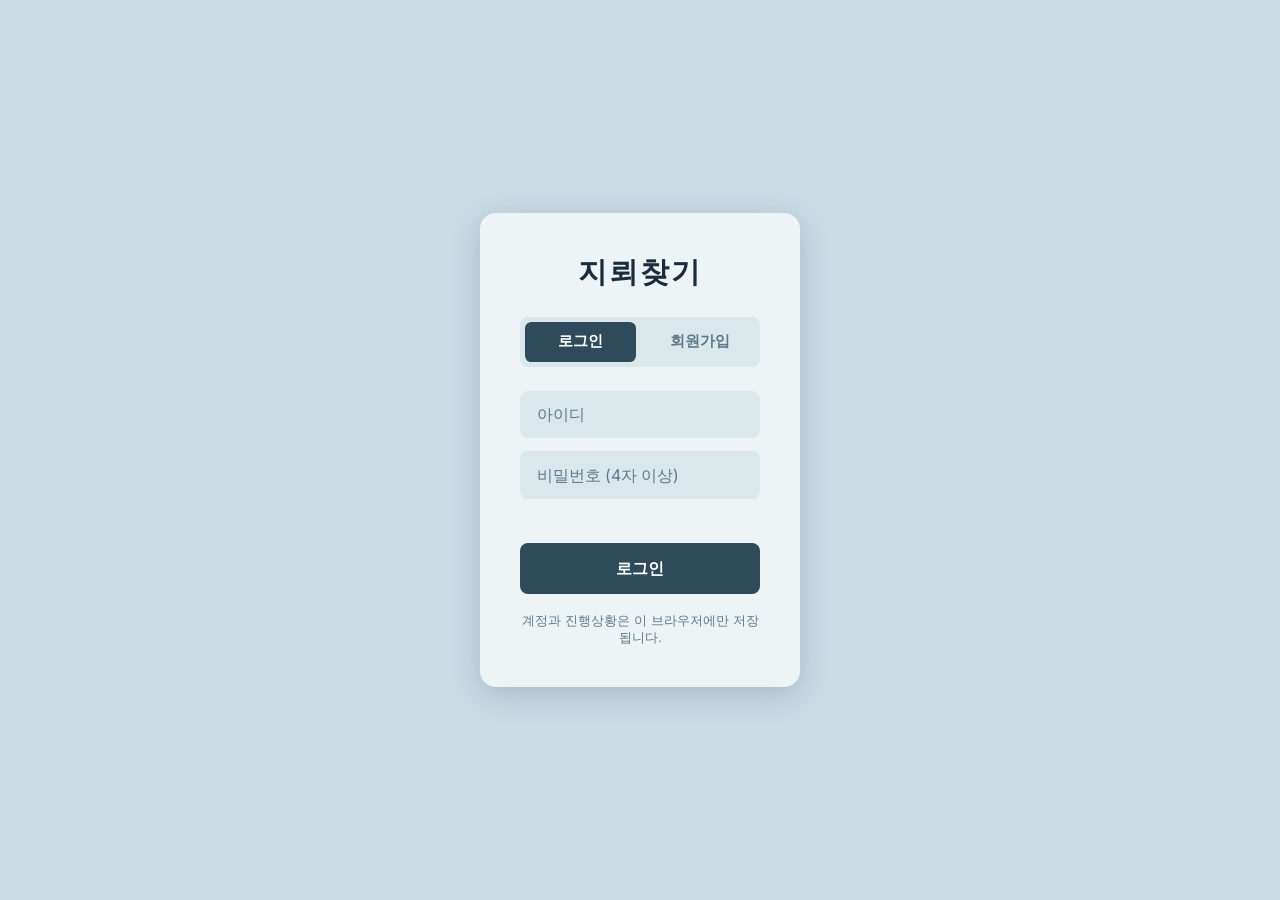
<file: index.html>
<!DOCTYPE html>
<html lang="ko">
<head>
    <meta charset="UTF-8">
    <meta name="viewport" content="width=device-width, initial-scale=1.0">
    <title>지뢰찾기 (Minesweeper)</title>
    <link rel="stylesheet" href="style.css">
    <link href="https://fonts.googleapis.com/css2?family=Inter:wght@400;600;700&display=swap" rel="stylesheet">
</head>
<body>
    <!-- 로그인 / 회원가입 화면 -->
    <div id="auth-screen" class="auth-screen">
        <div class="auth-container">
            <h1 class="auth-title">지뢰찾기</h1>
            <div class="auth-tabs">
                <button id="tab-login" class="auth-tab active" type="button">로그인</button>
                <button id="tab-register" class="auth-tab" type="button">회원가입</button>
            </div>
            <form id="auth-form" class="auth-form" autocomplete="off">
                <input id="auth-username" type="text" placeholder="아이디" required maxlength="20" autocomplete="username">
                <input id="auth-password" type="password" placeholder="비밀번호 (4자 이상)" required maxlength="50" autocomplete="current-password">
                <p id="auth-message" class="auth-message"></p>
                <button type="submit" id="auth-submit" class="auth-submit">로그인</button>
            </form>
            <p class="auth-note">계정과 진행상황은 이 브라우저에만 저장됩니다.</p>
        </div>
    </div>

    <!-- 로비: 스테이지 선택 -->
    <div id="lobby-screen" class="game-container lobby-screen hidden">
        <div class="user-bar">
            <span class="user-info">👤 <span id="lobby-user-name"></span></span>
            <button id="lobby-logout-btn" class="logout-btn" type="button">로그아웃</button>
        </div>
        <div class="volume-bar">
            <button id="lobby-volume-icon" class="volume-icon" type="button" aria-label="음소거 토글">🔊</button>
            <input id="lobby-volume-slider" class="volume-slider" type="range" min="0" max="100" step="1" value="20" aria-label="볼륨">
            <span id="lobby-volume-value" class="volume-value">20</span>
        </div>
        <h1 class="lobby-title">지뢰찾기</h1>
        <div class="lobby-body">
            <div class="lobby-scene-nav">
                <button id="lobby-prev-btn" class="scene-nav-btn scene-nav-prev hidden" type="button" aria-label="이전 공간">◀</button>
                <div id="lobby-scene" class="lobby-scene"></div>
                <button id="lobby-next-btn" class="scene-nav-btn scene-nav-next hidden" type="button" aria-label="다음 공간">▶</button>
            </div>
            <div class="lobby-scene-info">
                <div class="world-name" id="lobby-world-name">공간 ① 아늑한 서재</div>
                <div class="world-progress" id="lobby-world-progress">0 / 10</div>
            </div>
        </div>
        <div class="stage-select">
            <button id="stage-btn" class="stage-btn" type="button">스테이지 1</button>
            <button id="lobby-ranking-btn" class="rank-btn" type="button">🏆 랭킹</button>
        </div>
    </div>

    <div id="game-container" class="game-container hidden">
        <div class="user-bar">
            <span class="user-info">👤 <span id="user-name"></span></span>
            <div class="user-bar-actions">
                <button id="game-quit-btn" class="logout-btn" type="button">나가기</button>
                <button id="logout-btn" class="logout-btn" type="button">로그아웃</button>
            </div>
        </div>
        <div class="volume-bar">
            <button id="game-volume-icon" class="volume-icon" type="button" aria-label="음소거 토글">🔊</button>
            <input id="game-volume-slider" class="volume-slider" type="range" min="0" max="100" step="1" value="20" aria-label="볼륨">
            <span id="game-volume-value" class="volume-value">20</span>
        </div>
        <h1 id="game-title">지뢰찾기 - 스테이지 1</h1>
        <div class="header">
            <div class="status-box status-box-stacked">
                <div class="status-mine">💣 <span id="mine-count">3</span></div>
                <div class="status-timer">⏱ <span id="timer-value">00:00.0</span></div>
            </div>
            <button id="reset-btn" class="reset-btn">😊</button>
            <div class="header-actions">
                <button id="ranking-btn" class="rank-icon-btn" type="button" aria-label="랭킹">🏆</button>
                <button id="help-btn" class="help-btn" type="button" aria-label="조작법 보기">?</button>
            </div>
        </div>
        <div id="board" class="board"></div>
    </div>
    <!-- 게임 오버 팝업창 -->
    <div id="game-over-modal" class="modal hidden">
        <div class="modal-content">
            <h2>게임 오버! 💥</h2>
            <p>지뢰를 밟았습니다.</p>
            <div class="modal-buttons">
                <button id="retry-btn">재시도</button>
                <button id="exit-btn">나가기</button>
            </div>
        </div>
    </div>

    <!-- 나가기 확인 팝업창 -->
    <div id="quit-confirm-modal" class="modal hidden">
        <div class="modal-content">
            <h2 class="quit-title">정말 나가시겠어요?</h2>
            <p>지금까지 진행한 판이 사라집니다.</p>
            <div class="modal-buttons">
                <button id="quit-yes-btn">예</button>
                <button id="quit-no-btn">아니오</button>
            </div>
        </div>
    </div>

    <!-- 게임 클리어 팝업창 -->
    <div id="game-clear-modal" class="modal hidden">
        <div class="modal-content">
            <h2>스테이지 클리어! 🎉</h2>
            <p>모든 지뢰를 찾았습니다!</p>
            <div class="modal-buttons">
                <button id="next-stage-btn">다음 스테이지</button>
                <button id="clear-exit-btn">나가기</button>
            </div>
        </div>
    </div>

    <!-- 인트로(첫 로그인) 팝업창 -->
    <div id="intro-modal" class="modal hidden">
        <div class="modal-content">
            <p class="intro-story">
                전쟁이 끝난지 10년이 지났다. 여전히 지뢰가 남아있는 곳들이 있어서 사람들이 집으로 돌아갈 수 없다.
                <br><br>
                직접 지뢰를 찾아 없애고 사람들을 집으로 돌려보내자.
                <br><br>
                실패해도 걱정마! 영웅에게는 늘 새로운 기회가 주어지니까.
            </p>
            <div class="modal-buttons">
                <button id="intro-confirm-btn">확인</button>
            </div>
        </div>
    </div>

    <!-- 엔딩 팝업창 -->
    <div id="game-ending-modal" class="modal hidden">
        <div class="modal-content">
            <h2>플레이 해주셔서 감사합니다! 🎉</h2>
            <p>정식 게임 발매를 기다려주세요!</p>
            <p class="ending-reward-note">
                <strong><span id="ending-username">닉네임</span></strong> 님, <strong>김혜원</strong>에게 해당 화면을 캡쳐해서 DM을 보내세요.<br>
                소정의 상품을 드립니다. 🎁
            </p>
            <div class="modal-buttons">
                <button id="ending-exit-btn">확인</button>
            </div>
        </div>
    </div>

    <!-- ==================== 공간 SVG 템플릿 (10개 월드) ==================== -->
    <!-- ============================================================
         공간 ① 아늑한 서재 (라이브러리 v2 — 검증 완료)
         ============================================================ -->
    <template id="tpl-1">
    <svg viewBox="0 0 160 100" xmlns="http://www.w3.org/2000/svg" preserveAspectRatio="xMidYMid meet">
        <g data-min-stage="1">
            <rect x="0" y="0" width="160" height="80" fill="#F4E8D0"/>
            <rect x="148" y="0" width="12" height="80" fill="#E8D9B5"/>
            <rect x="0" y="78" width="160" height="22" fill="#C9885A"/>
            <line x1="0" y1="84" x2="160" y2="84" stroke="#9A6638" stroke-width="0.4" opacity="0.55"/>
            <line x1="0" y1="90" x2="160" y2="90" stroke="#9A6638" stroke-width="0.4" opacity="0.55"/>
            <line x1="0" y1="96" x2="160" y2="96" stroke="#9A6638" stroke-width="0.4" opacity="0.55"/>
            <line x1="0" y1="78" x2="160" y2="78" stroke="#1A2D3E" stroke-width="0.7"/>
            <rect x="0" y="78" width="160" height="1.2" fill="#9A6638" opacity="0.5"/>
        </g>
        <g data-min-stage="2" stroke="#1A2D3E" stroke-width="0.7" stroke-linejoin="round" stroke-linecap="round">
            <ellipse cx="80" cy="83" rx="24" ry="2.2" fill="#9A6638" opacity="0.55" stroke="none"/>
            <path d="M 60 50 Q 60 36, 80 36 Q 100 36, 100 50 L 100 70 L 60 70 Z" fill="#E5A847"/>
            <path d="M 60 50 Q 60 36, 80 36 Q 100 36, 100 50" fill="none" stroke="#A8721C" stroke-width="0.5" opacity="0.7"/>
            <path d="M 56 56 Q 56 50, 60 50 L 60 76 L 56 76 Z" fill="#D89638"/>
            <path d="M 100 50 Q 104 50, 104 56 L 104 76 L 100 76 Z" fill="#D89638"/>
            <path d="M 58 64 Q 58 61, 62 61 L 98 61 Q 102 61, 102 64 L 102 76 L 58 76 Z" fill="#F2BC58"/>
            <path d="M 60 67 L 100 67" fill="none" stroke="#A8721C" stroke-width="0.4" opacity="0.6"/>
            <ellipse cx="68" cy="58" rx="6.5" ry="4.5" fill="#5D9188"/>
            <ellipse cx="68" cy="58" rx="6.5" ry="4.5" fill="none" stroke="#3D6661" stroke-width="0.4" opacity="0.6"/>
            <rect x="58" y="76" width="2" height="3.5" fill="#5C3A1F" stroke="none"/>
            <rect x="100" y="76" width="2" height="3.5" fill="#5C3A1F" stroke="none"/>
        </g>
        <g data-min-stage="3" stroke="#1A2D3E" stroke-width="0.6" stroke-linejoin="round">
            <polygon points="34,80 54,80 62,98 26,98" fill="#FFE9A8" opacity="0.4" stroke="none"/>
            <path d="M 30 25 Q 30 13, 42 13 Q 54 13, 54 25 L 54 50 L 30 50 Z" fill="#C8DDE4"/>
            <line x1="42" y1="13" x2="42" y2="50" stroke="#1A2D3E" stroke-width="0.5"/>
            <line x1="30" y1="32" x2="54" y2="32" stroke="#1A2D3E" stroke-width="0.5"/>
            <path d="M 28 25 Q 28 11, 42 11 Q 56 11, 56 25 L 56 52 L 28 52 Z" fill="none" stroke="#1A2D3E" stroke-width="1"/>
            <rect x="26" y="50" width="32" height="3" fill="#FFFCF2"/>
            <path d="M 22 11 L 28 11 L 28 50 Q 25 30, 22 30 Z" fill="#C45D3F"/>
            <path d="M 56 11 L 62 11 L 62 30 Q 59 30, 56 50 Z" fill="#C45D3F"/>
            <line x1="20" y1="11" x2="64" y2="11" stroke="#1A2D3E" stroke-width="0.8"/>
            <circle cx="20" cy="11" r="0.9" fill="#1A2D3E"/>
            <circle cx="64" cy="11" r="0.9" fill="#1A2D3E"/>
        </g>
        <g data-min-stage="4" stroke="#1A2D3E" stroke-width="0.55" stroke-linejoin="round">
            <rect x="6" y="22" width="18" height="56" fill="#8B5A2B"/>
            <line x1="6" y1="36" x2="24" y2="36" stroke="#5C3A1F" stroke-width="0.6"/>
            <line x1="6" y1="50" x2="24" y2="50" stroke="#5C3A1F" stroke-width="0.6"/>
            <line x1="6" y1="64" x2="24" y2="64" stroke="#5C3A1F" stroke-width="0.6"/>
            <rect x="8" y="24" width="3" height="11" fill="#C45D3F"/>
            <rect x="11" y="25" width="3" height="10" fill="#5D9188"/>
            <rect x="14" y="24" width="3" height="11" fill="#E5A847"/>
            <rect x="17" y="26" width="2" height="9" fill="#3A4A6E"/>
            <rect x="19" y="24" width="4" height="11" fill="#A8453F"/>
            <rect x="8" y="38" width="3" height="11" fill="#3A4A6E"/>
            <rect x="11" y="40" width="2" height="9" fill="#E5A847"/>
            <rect x="13" y="38" width="4" height="11" fill="#5D9188"/>
            <rect x="17" y="40" width="3" height="9" fill="#C45D3F"/>
            <rect x="20" y="38" width="3" height="11" fill="#8E6240"/>
            <rect x="8" y="52" width="2" height="11" fill="#5D9188"/>
            <rect x="10" y="54" width="3" height="9" fill="#E5A847"/>
            <rect x="13" y="52" width="3" height="11" fill="#3A4A6E"/>
            <rect x="16" y="54" width="3" height="9" fill="#C45D3F"/>
            <rect x="19" y="52" width="4" height="11" fill="#5D9188"/>
            <ellipse cx="15" cy="73" rx="4" ry="3" fill="#5D9188"/>
            <path d="M 13 68 L 17 68 L 17 73 L 13 73 Z" fill="#5D9188"/>
        </g>
        <g data-min-stage="5" stroke="#1A2D3E" stroke-width="0.55" stroke-linejoin="round">
            <ellipse cx="138" cy="40" rx="16" ry="12" fill="#FFE9A8" opacity="0.35" stroke="none"/>
            <line x1="138" y1="34" x2="138" y2="78" stroke="#1A2D3E" stroke-width="1.1"/>
            <path d="M 130 28 L 146 28 L 142 38 L 134 38 Z" fill="#E5A847"/>
            <line x1="130" y1="28" x2="146" y2="28" stroke="#1A2D3E" stroke-width="0.8"/>
            <ellipse cx="138" cy="78" rx="5" ry="1.5" fill="#1A2D3E"/>
        </g>
        <g data-min-stage="6" stroke="#1A2D3E" stroke-width="0.55" stroke-linejoin="round">
            <ellipse cx="115" cy="64" rx="10" ry="3" fill="#8B5A2B"/>
            <ellipse cx="115" cy="64" rx="10" ry="3" fill="none" stroke="#5C3A1F" stroke-width="0.4" opacity="0.6"/>
            <path d="M 113 66 L 117 66 L 116 78 L 114 78 Z" fill="#5C3A1F"/>
            <ellipse cx="115" cy="78" rx="4" ry="1" fill="#5C3A1F"/>
            <path d="M 109 60 L 121 60 L 121 63 L 115 63 L 109 63 Z" fill="#FFFCF2"/>
            <line x1="115" y1="60" x2="115" y2="63" stroke="#1A2D3E" stroke-width="0.5"/>
        </g>
        <g data-min-stage="7" stroke="#1A2D3E" stroke-width="0.55" stroke-linejoin="round" stroke-linecap="round">
            <ellipse cx="80" cy="74.7" rx="9.2" ry="0.9" fill="#A85820" opacity="0.4" stroke="none"/>
            <path d="M 87 71 Q 92 73, 90 75 Q 80 76, 76 74" fill="#D88445"/>
            <path d="M 73 74 L 87 74 L 86 67 Q 84 60, 80 60 Q 76 60, 74 67 Z" fill="#D88445"/>
            <path d="M 76.5 67 Q 78 64.5, 80 64.5 Q 82 64.5, 83.5 67 L 83.5 73.3 L 76.5 73.3 Z" fill="#F5E5C8" stroke="none"/>
            <ellipse cx="77.5" cy="73.4" rx="2.1" ry="1.2" fill="#E8A570"/>
            <ellipse cx="82.5" cy="73.4" rx="2.1" ry="1.2" fill="#E8A570"/>
            <ellipse cx="80" cy="55" rx="5.5" ry="4.6" fill="#D88445"/>
            <path d="M 75 53 L 76.5 49 L 78 53 Z" fill="#D88445"/>
            <path d="M 82 53 L 83.5 49 L 85 53 Z" fill="#D88445"/>
            <path d="M 75.8 52.3 L 76.5 50.6 L 77.2 52.3 Z" fill="#E8A8A0" stroke="none"/>
            <path d="M 82.8 52.3 L 83.5 50.6 L 84.2 52.3 Z" fill="#E8A8A0" stroke="none"/>
            <ellipse cx="77.4" cy="55.4" rx="1.05" ry="1.4" fill="#FFFCF2"/>
            <ellipse cx="82.6" cy="55.4" rx="1.05" ry="1.4" fill="#FFFCF2"/>
            <ellipse cx="77.4" cy="55.4" rx="0.32" ry="1.05" fill="#1A2D3E" stroke="none"/>
            <ellipse cx="82.6" cy="55.4" rx="0.32" ry="1.05" fill="#1A2D3E" stroke="none"/>
            <path d="M 79.3 57.5 L 80.7 57.5 L 80 58.3 Z" fill="#E8A8A0" stroke="#1A2D3E" stroke-width="0.3"/>
            <path d="M 80 58.3 L 80 58.85" fill="none" stroke="#1A2D3E" stroke-width="0.4"/>
            <path d="M 80 58.85 Q 79.3 59.3, 78.8 58.9" fill="none" stroke="#1A2D3E" stroke-width="0.4"/>
            <path d="M 80 58.85 Q 80.7 59.3, 81.2 58.9" fill="none" stroke="#1A2D3E" stroke-width="0.4"/>
        </g>
        <g data-min-stage="8" stroke="#1A2D3E" stroke-width="0.5" stroke-linejoin="round">
            <path d="M 145 70 L 158 70 L 156 80 L 147 80 Z" fill="#C45D3F"/>
            <line x1="145" y1="73" x2="158" y2="73" stroke="#1A2D3E" stroke-width="0.4"/>
            <line x1="151" y1="70" x2="148" y2="55" stroke="#3D6B4A" stroke-width="0.7"/>
            <line x1="151" y1="70" x2="155" y2="58" stroke="#3D6B4A" stroke-width="0.7"/>
            <line x1="151" y1="70" x2="151" y2="48" stroke="#3D6B4A" stroke-width="0.7"/>
            <ellipse cx="148" cy="54" rx="3" ry="5" fill="#5D9188" transform="rotate(-15 148 54)"/>
            <ellipse cx="155" cy="58" rx="3" ry="5" fill="#5D9188" transform="rotate(20 155 58)"/>
            <ellipse cx="151" cy="48" rx="2.6" ry="4" fill="#5D9188"/>
            <ellipse cx="146" cy="63" rx="2.6" ry="4" fill="#5D9188" transform="rotate(-30 146 63)"/>
            <ellipse cx="156" cy="64" rx="2.6" ry="4" fill="#5D9188" transform="rotate(35 156 64)"/>
        </g>
        <g data-min-stage="9" stroke="#1A2D3E" stroke-width="0.5" stroke-linejoin="round">
            <rect x="7" y="9" width="16" height="10" fill="#FFFCF2"/>
            <circle cx="15" cy="14" r="2.4" fill="#E5A847"/>
            <path d="M 8 18 L 13 14 L 17 16 L 22 13 L 22 18 L 8 18 Z" fill="#5D9188"/>
            <rect x="7" y="9" width="16" height="10" fill="none" stroke="#1A2D3E" stroke-width="0.7"/>
            <rect x="68" y="20" width="24" height="14" fill="#FFFCF2"/>
            <path d="M 68 31 L 74 24 L 78 27 L 82 22 L 86 26 L 92 31 Z" fill="#5D9188"/>
            <circle cx="86" cy="24" r="1.6" fill="#E5A847"/>
            <rect x="68" y="20" width="24" height="14" fill="none" stroke="#1A2D3E" stroke-width="0.7"/>
        </g>
        <g data-min-stage="10" stroke="#1A2D3E" stroke-width="0.5" stroke-linejoin="round" stroke-linecap="round">
            <path d="M 108 56 L 114 56 L 113 60.5 L 109 60.5 Z" fill="#FFFCF2"/>
            <ellipse cx="111" cy="56" rx="3" ry="0.7" fill="#A85820"/>
            <path d="M 114 57 Q 116.5 57.3, 116.5 58.5 Q 116.5 60, 114 59.7" fill="none"/>
            <path d="M 110 54 Q 109 52, 110 50 Q 111 48, 110 46" fill="none" stroke="#FFFCF2" stroke-width="0.7" opacity="0.85"/>
            <path d="M 112 54 Q 113 52, 112 50 Q 111 48, 112 46" fill="none" stroke="#FFFCF2" stroke-width="0.7" opacity="0.85"/>
            <circle cx="125" cy="14" r="6" fill="#FFFCF2"/>
            <circle cx="125" cy="14" r="6" fill="none" stroke="#1A2D3E" stroke-width="0.7"/>
            <line x1="125" y1="14" x2="125" y2="9.5" stroke="#1A2D3E" stroke-width="0.7"/>
            <line x1="125" y1="14" x2="128.5" y2="14" stroke="#1A2D3E" stroke-width="0.55"/>
            <circle cx="125" cy="14" r="0.6" fill="#1A2D3E" stroke="none"/>
            <rect x="46" y="76" width="9" height="2" fill="#3A4A6E"/>
            <rect x="47" y="74" width="8" height="2" fill="#C45D3F"/>
            <rect x="48" y="72" width="7" height="2" fill="#5D9188"/>
        </g>
    </svg>
    </template>

    <!-- ============================================================
         공간 ② 유리 온실 — 글래스 그린하우스, 식물들이 차오름
         ============================================================ -->
    <template id="tpl-2">
    <svg viewBox="0 0 160 100" xmlns="http://www.w3.org/2000/svg" preserveAspectRatio="xMidYMid meet">
        <g data-min-stage="1">
            <!-- 하늘 (옅은 민트) + 햇살 -->
            <rect x="0" y="0" width="160" height="78" fill="#D8EDE0"/>
            <!-- 바닥 (테라코타 타일) -->
            <rect x="0" y="78" width="160" height="22" fill="#C28560"/>
            <line x1="0" y1="78" x2="160" y2="78" stroke="#1A2D3E" stroke-width="0.7"/>
            <!-- 타일 라인 -->
            <line x1="40" y1="78" x2="40" y2="100" stroke="#9A5F40" stroke-width="0.4" opacity="0.6"/>
            <line x1="80" y1="78" x2="80" y2="100" stroke="#9A5F40" stroke-width="0.4" opacity="0.6"/>
            <line x1="120" y1="78" x2="120" y2="100" stroke="#9A5F40" stroke-width="0.4" opacity="0.6"/>
            <line x1="0" y1="89" x2="160" y2="89" stroke="#9A5F40" stroke-width="0.4" opacity="0.6"/>
        </g>
        <g data-min-stage="2" stroke="#1A2D3E" stroke-width="0.6" stroke-linejoin="round">
            <!-- 온실 골조 (좌·우·상단 흰 프레임) -->
            <rect x="6" y="6" width="148" height="72" fill="none" stroke="#1A2D3E" stroke-width="1"/>
            <line x1="6" y1="20" x2="154" y2="20" stroke="#1A2D3E" stroke-width="0.7"/>
            <line x1="40" y1="6" x2="40" y2="78" stroke="#1A2D3E" stroke-width="0.7"/>
            <line x1="80" y1="6" x2="80" y2="78" stroke="#1A2D3E" stroke-width="0.7"/>
            <line x1="120" y1="6" x2="120" y2="78" stroke="#1A2D3E" stroke-width="0.7"/>
            <!-- 천장 삼각형 (지붕 라인) -->
            <path d="M 6 20 L 80 6 L 154 20" fill="#E5F2EB" opacity="0.5"/>
        </g>
        <g data-min-stage="3" stroke="#1A2D3E" stroke-width="0.5" stroke-linejoin="round">
            <!-- 햇빛 광선 (위에서 아래로) -->
            <polygon points="60,8 70,8 80,75 50,75" fill="#FFE9A8" opacity="0.35" stroke="none"/>
            <polygon points="100,8 110,8 95,75 75,75" fill="#FFE9A8" opacity="0.25" stroke="none"/>
        </g>
        <g data-min-stage="4" stroke="#1A2D3E" stroke-width="0.6" stroke-linejoin="round">
            <!-- 중앙 큰 식물 (테라코타 화분 + 큰 잎) -->
            <path d="M 64 70 L 86 70 L 84 80 L 66 80 Z" fill="#C45D3F"/>
            <line x1="64" y1="73" x2="86" y2="73" stroke="#1A2D3E" stroke-width="0.4"/>
            <line x1="75" y1="70" x2="73" y2="48" stroke="#3D6B4A" stroke-width="0.8"/>
            <line x1="75" y1="70" x2="80" y2="50" stroke="#3D6B4A" stroke-width="0.8"/>
            <line x1="75" y1="70" x2="68" y2="55" stroke="#3D6B4A" stroke-width="0.7"/>
            <line x1="75" y1="70" x2="83" y2="56" stroke="#3D6B4A" stroke-width="0.7"/>
            <ellipse cx="73" cy="46" rx="4" ry="6" fill="#5D9188"/>
            <ellipse cx="80" cy="48" rx="4" ry="6" fill="#5D9188" transform="rotate(20 80 48)"/>
            <ellipse cx="68" cy="53" rx="3.5" ry="5" fill="#5D9188" transform="rotate(-30 68 53)"/>
            <ellipse cx="83" cy="54" rx="3.5" ry="5" fill="#5D9188" transform="rotate(35 83 54)"/>
        </g>
        <g data-min-stage="5" stroke="#1A2D3E" stroke-width="0.5" stroke-linejoin="round">
            <!-- 왼쪽 양치류 화분 -->
            <path d="M 14 70 L 28 70 L 27 78 L 15 78 Z" fill="#A8593E"/>
            <line x1="21" y1="70" x2="14" y2="58" stroke="#3D6B4A" stroke-width="0.5"/>
            <line x1="21" y1="70" x2="28" y2="58" stroke="#3D6B4A" stroke-width="0.5"/>
            <line x1="21" y1="70" x2="21" y2="55" stroke="#3D6B4A" stroke-width="0.5"/>
            <line x1="21" y1="70" x2="17" y2="62" stroke="#3D6B4A" stroke-width="0.5"/>
            <line x1="21" y1="70" x2="25" y2="62" stroke="#3D6B4A" stroke-width="0.5"/>
            <ellipse cx="14" cy="58" rx="2" ry="4" fill="#5D9188" transform="rotate(-30 14 58)"/>
            <ellipse cx="28" cy="58" rx="2" ry="4" fill="#5D9188" transform="rotate(30 28 58)"/>
            <ellipse cx="21" cy="55" rx="1.8" ry="3.5" fill="#5D9188"/>
            <ellipse cx="17" cy="62" rx="1.5" ry="3" fill="#5D9188" transform="rotate(-40 17 62)"/>
            <ellipse cx="25" cy="62" rx="1.5" ry="3" fill="#5D9188" transform="rotate(40 25 62)"/>
        </g>
        <g data-min-stage="6" stroke="#1A2D3E" stroke-width="0.5" stroke-linejoin="round">
            <!-- 천장 매달린 식물 (마크라메 행깅) -->
            <line x1="120" y1="6" x2="120" y2="22" stroke="#1A2D3E" stroke-width="0.4"/>
            <path d="M 116 22 L 124 22 L 123 28 L 117 28 Z" fill="#A8593E"/>
            <ellipse cx="118" cy="32" rx="2" ry="4" fill="#5D9188" transform="rotate(-30 118 32)"/>
            <ellipse cx="122" cy="32" rx="2" ry="4" fill="#5D9188" transform="rotate(30 122 32)"/>
            <ellipse cx="120" cy="34" rx="1.5" ry="3" fill="#5D9188"/>
            <line x1="120" y1="28" x2="120" y2="36" stroke="#3D6B4A" stroke-width="0.4"/>
        </g>
        <g data-min-stage="7" stroke="#1A2D3E" stroke-width="0.5" stroke-linejoin="round">
            <!-- 노란 꽃이 핀 화분 (오른쪽) -->
            <path d="M 132 72 L 144 72 L 143 80 L 133 80 Z" fill="#A8593E"/>
            <line x1="138" y1="72" x2="138" y2="62" stroke="#3D6B4A" stroke-width="0.5"/>
            <line x1="138" y1="72" x2="135" y2="64" stroke="#3D6B4A" stroke-width="0.5"/>
            <line x1="138" y1="72" x2="141" y2="64" stroke="#3D6B4A" stroke-width="0.5"/>
            <circle cx="138" cy="61" r="2.2" fill="#E5A847"/>
            <circle cx="135" cy="63" r="1.6" fill="#E5A847"/>
            <circle cx="141" cy="63" r="1.6" fill="#E5A847"/>
            <circle cx="138" cy="61" r="0.6" fill="#A8721C" stroke="none"/>
            <circle cx="135" cy="63" r="0.5" fill="#A8721C" stroke="none"/>
            <circle cx="141" cy="63" r="0.5" fill="#A8721C" stroke="none"/>
        </g>
        <g data-min-stage="8" stroke="#1A2D3E" stroke-width="0.5" stroke-linejoin="round">
            <!-- 초록 워터링캔 -->
            <path d="M 44 76 L 54 76 L 54 82 L 44 82 Z" fill="#5D9188"/>
            <path d="M 54 78 L 58 76 L 58 80 Z" fill="#5D9188"/>
            <path d="M 44 76 Q 41 76, 41 78 Q 41 80, 44 80" fill="none" stroke="#1A2D3E" stroke-width="0.55"/>
            <line x1="54" y1="76" x2="58" y2="74" stroke="#1A2D3E" stroke-width="0.6"/>
        </g>
        <g data-min-stage="9" stroke="#1A2D3E" stroke-width="0.4" stroke-linejoin="round">
            <!-- 나비 -->
            <ellipse cx="100" cy="40" rx="1.6" ry="2.4" fill="#E5A847" transform="rotate(-30 100 40)"/>
            <ellipse cx="103.5" cy="40" rx="1.6" ry="2.4" fill="#E5A847" transform="rotate(30 103.5 40)"/>
            <line x1="101.7" y1="40" x2="101.7" y2="42" stroke="#1A2D3E" stroke-width="0.4"/>
            <path d="M 101 38.5 Q 101.5 37.5, 101 36.8" fill="none" stroke="#1A2D3E" stroke-width="0.3"/>
            <path d="M 102.4 38.5 Q 101.9 37.5, 102.4 36.8" fill="none" stroke="#1A2D3E" stroke-width="0.3"/>
        </g>
        <g data-min-stage="10" stroke="#1A2D3E" stroke-width="0.4" stroke-linejoin="round">
            <!-- 떨어지는 꽃잎/잎 -->
            <ellipse cx="32" cy="34" rx="1.2" ry="0.6" fill="#5D9188" transform="rotate(30 32 34)"/>
            <ellipse cx="50" cy="22" rx="1.2" ry="0.6" fill="#5D9188" transform="rotate(-20 50 22)"/>
            <ellipse cx="125" cy="50" rx="1.2" ry="0.6" fill="#5D9188" transform="rotate(45 125 50)"/>
            <!-- 작은 새 (참새) -->
            <ellipse cx="92" cy="18" rx="2.4" ry="1.6" fill="#8B5A2B"/>
            <circle cx="94.5" cy="17.2" r="1.2" fill="#8B5A2B"/>
            <path d="M 95.6 16.8 L 96.4 17 L 95.6 17.4 Z" fill="#E5A847" stroke="none"/>
            <circle cx="94.8" cy="17" r="0.25" fill="#1A2D3E" stroke="none"/>
            <path d="M 89.6 18 L 91 17.5 L 91 18.5 Z" fill="#7A5028" stroke="none"/>
        </g>
    </svg>
    </template>

    <!-- ============================================================
         공간 ③ 벚꽃 골목 — 핑크 톤, 골목길과 두 그루의 벚꽃 나무
         ============================================================ -->
    <template id="tpl-3">
    <svg viewBox="0 0 160 100" xmlns="http://www.w3.org/2000/svg" preserveAspectRatio="xMidYMid meet">
        <g data-min-stage="1">
            <!-- 하늘 (분홍 그라디언트 효과 — 단색으로) -->
            <rect x="0" y="0" width="160" height="62" fill="#FCE4E5"/>
            <!-- 멀리 산 실루엣 -->
            <path d="M 0 62 L 30 50 L 60 58 L 100 46 L 130 56 L 160 50 L 160 62 Z" fill="#C9A8B0" opacity="0.7"/>
            <!-- 골목 길 (회색 자갈) -->
            <rect x="0" y="62" width="160" height="38" fill="#A8A096"/>
            <line x1="0" y1="62" x2="160" y2="62" stroke="#1A2D3E" stroke-width="0.7"/>
            <!-- 자갈 텍스처 -->
            <circle cx="20" cy="80" r="1" fill="#8E867C" stroke="none"/>
            <circle cx="40" cy="92" r="1" fill="#8E867C" stroke="none"/>
            <circle cx="60" cy="78" r="1" fill="#8E867C" stroke="none"/>
            <circle cx="100" cy="88" r="1" fill="#8E867C" stroke="none"/>
            <circle cx="130" cy="76" r="1" fill="#8E867C" stroke="none"/>
            <circle cx="150" cy="94" r="1" fill="#8E867C" stroke="none"/>
        </g>
        <g data-min-stage="2" stroke="#1A2D3E" stroke-width="0.55" stroke-linejoin="round">
            <!-- 양쪽 낮은 담벼락 -->
            <rect x="0" y="56" width="20" height="6" fill="#E5DDD0"/>
            <rect x="0" y="54" width="20" height="2" fill="#3F2A18"/>
            <rect x="140" y="56" width="20" height="6" fill="#E5DDD0"/>
            <rect x="140" y="54" width="20" height="2" fill="#3F2A18"/>
        </g>
        <g data-min-stage="3" stroke="#1A2D3E" stroke-width="0.6" stroke-linejoin="round">
            <!-- 왼쪽 벚꽃 나무 -->
            <rect x="22" y="38" width="4" height="24" fill="#5C3A1F"/>
            <line x1="24" y1="44" x2="18" y2="36" stroke="#5C3A1F" stroke-width="1.2"/>
            <line x1="24" y1="40" x2="32" y2="32" stroke="#5C3A1F" stroke-width="1.2"/>
            <!-- 핑크 잎 (구름 모양) -->
            <ellipse cx="24" cy="32" rx="14" ry="10" fill="#F5B5C8"/>
            <ellipse cx="14" cy="28" rx="6" ry="5" fill="#F5B5C8"/>
            <ellipse cx="36" cy="30" rx="7" ry="5" fill="#F5B5C8"/>
            <ellipse cx="20" cy="22" rx="6" ry="4" fill="#FAC8D6"/>
            <!-- 작은 핑크 액센트 -->
            <circle cx="18" cy="34" r="0.9" fill="#E88AA0" stroke="none"/>
            <circle cx="28" cy="36" r="0.9" fill="#E88AA0" stroke="none"/>
            <circle cx="32" cy="28" r="0.7" fill="#E88AA0" stroke="none"/>
        </g>
        <g data-min-stage="4" stroke="#1A2D3E" stroke-width="0.6" stroke-linejoin="round">
            <!-- 오른쪽 벚꽃 나무 -->
            <rect x="134" y="38" width="4" height="24" fill="#5C3A1F"/>
            <line x1="136" y1="44" x2="142" y2="36" stroke="#5C3A1F" stroke-width="1.2"/>
            <line x1="136" y1="40" x2="128" y2="32" stroke="#5C3A1F" stroke-width="1.2"/>
            <ellipse cx="136" cy="32" rx="14" ry="10" fill="#F5B5C8"/>
            <ellipse cx="124" cy="30" rx="6" ry="5" fill="#F5B5C8"/>
            <ellipse cx="148" cy="28" rx="6" ry="4" fill="#F5B5C8"/>
            <ellipse cx="140" cy="22" rx="6" ry="4" fill="#FAC8D6"/>
            <circle cx="130" cy="36" r="0.9" fill="#E88AA0" stroke="none"/>
            <circle cx="142" cy="34" r="0.9" fill="#E88AA0" stroke="none"/>
            <circle cx="146" cy="26" r="0.7" fill="#E88AA0" stroke="none"/>
        </g>
        <g data-min-stage="5" stroke="none">
            <!-- 바닥에 떨어진 꽃잎 -->
            <ellipse cx="20" cy="74" rx="1.2" ry="0.5" fill="#F5B5C8" transform="rotate(20 20 74)"/>
            <ellipse cx="35" cy="84" rx="1.2" ry="0.5" fill="#F5B5C8" transform="rotate(-15 35 84)"/>
            <ellipse cx="60" cy="80" rx="1.2" ry="0.5" fill="#F5B5C8" transform="rotate(40 60 80)"/>
            <ellipse cx="80" cy="90" rx="1.2" ry="0.5" fill="#F5B5C8" transform="rotate(-30 80 90)"/>
            <ellipse cx="100" cy="76" rx="1.2" ry="0.5" fill="#F5B5C8" transform="rotate(50 100 76)"/>
            <ellipse cx="120" cy="86" rx="1.2" ry="0.5" fill="#F5B5C8" transform="rotate(-20 120 86)"/>
            <ellipse cx="140" cy="78" rx="1.2" ry="0.5" fill="#F5B5C8" transform="rotate(30 140 78)"/>
        </g>
        <g data-min-stage="6" stroke="#1A2D3E" stroke-width="0.5" stroke-linejoin="round">
            <!-- 종이 등불 (왼쪽 나무에 매달림) -->
            <line x1="32" y1="32" x2="32" y2="38" stroke="#1A2D3E" stroke-width="0.4"/>
            <ellipse cx="32" cy="42" rx="3" ry="3.5" fill="#FFE9A8"/>
            <line x1="29" y1="42" x2="35" y2="42" stroke="#A8721C" stroke-width="0.4"/>
            <line x1="32" y1="38" x2="32" y2="46" stroke="#A8721C" stroke-width="0.4" opacity="0.6"/>
            <ellipse cx="32" cy="42" rx="6" ry="6" fill="#FFE9A8" opacity="0.25" stroke="none"/>
        </g>
        <g data-min-stage="7" stroke="#1A2D3E" stroke-width="0.5" stroke-linejoin="round">
            <!-- 작은 가게 입구 (멀리 끝쪽) -->
            <rect x="72" y="44" width="16" height="18" fill="#E8C8A0"/>
            <rect x="72" y="44" width="16" height="3" fill="#5C3A1F"/>
            <rect x="76" y="50" width="8" height="12" fill="#1A2D3E"/>
            <rect x="74" y="40" width="12" height="3" fill="#C45D3F"/>
            <line x1="74" y1="40" x2="86" y2="40" stroke="#1A2D3E" stroke-width="0.4"/>
        </g>
        <g data-min-stage="8" stroke="#1A2D3E" stroke-width="0.5" stroke-linejoin="round">
            <!-- 나무 벤치 -->
            <rect x="48" y="68" width="20" height="2" fill="#8B5A2B"/>
            <rect x="49" y="70" width="2" height="6" fill="#5C3A1F"/>
            <rect x="65" y="70" width="2" height="6" fill="#5C3A1F"/>
            <rect x="48" y="65" width="20" height="2" fill="#8B5A2B"/>
            <rect x="49" y="61" width="2" height="6" fill="#5C3A1F"/>
            <rect x="65" y="61" width="2" height="6" fill="#5C3A1F"/>
        </g>
        <g data-min-stage="9" stroke="#1A2D3E" stroke-width="0.5" stroke-linejoin="round">
            <!-- 자전거 (오른쪽 가게 옆) -->
            <circle cx="100" cy="62" r="3.5" fill="none" stroke="#1A2D3E" stroke-width="0.7"/>
            <circle cx="112" cy="62" r="3.5" fill="none" stroke="#1A2D3E" stroke-width="0.7"/>
            <line x1="100" y1="62" x2="106" y2="55" stroke="#1A2D3E" stroke-width="0.7"/>
            <line x1="106" y1="55" x2="112" y2="62" stroke="#1A2D3E" stroke-width="0.7"/>
            <line x1="100" y1="62" x2="112" y2="62" stroke="#1A2D3E" stroke-width="0.5"/>
            <line x1="106" y1="55" x2="108" y2="51" stroke="#1A2D3E" stroke-width="0.7"/>
            <line x1="107" y1="51" x2="111" y2="51" stroke="#1A2D3E" stroke-width="0.7"/>
        </g>
        <g data-min-stage="10" stroke="none">
            <!-- 떠다니는 꽃잎 -->
            <ellipse cx="40" cy="20" rx="1" ry="0.5" fill="#F5B5C8" transform="rotate(15 40 20)"/>
            <ellipse cx="60" cy="14" rx="1" ry="0.5" fill="#F5B5C8" transform="rotate(-30 60 14)"/>
            <ellipse cx="90" cy="22" rx="1" ry="0.5" fill="#F5B5C8" transform="rotate(45 90 22)"/>
            <ellipse cx="110" cy="16" rx="1" ry="0.5" fill="#F5B5C8" transform="rotate(-20 110 16)"/>
            <ellipse cx="50" cy="50" rx="1" ry="0.5" fill="#F5B5C8" transform="rotate(60 50 50)"/>
            <ellipse cx="120" cy="48" rx="1" ry="0.5" fill="#F5B5C8" transform="rotate(-50 120 48)"/>
        </g>
    </svg>
    </template>

    <!-- ============================================================
         공간 ④ 도시 스카이라인 — 황혼, 빌딩 실루엣
         ============================================================ -->
    <template id="tpl-4">
    <svg viewBox="0 0 160 100" xmlns="http://www.w3.org/2000/svg" preserveAspectRatio="xMidYMid meet">
        <g data-min-stage="1">
            <!-- 황혼 하늘 (그라디언트 대신 단색 분홍-주황) -->
            <rect x="0" y="0" width="160" height="40" fill="#F5B580"/>
            <rect x="0" y="0" width="160" height="22" fill="#E89570"/>
            <!-- 산/지평선 -->
            <path d="M 0 75 L 30 70 L 60 73 L 100 68 L 130 71 L 160 67 L 160 80 L 0 80 Z" fill="#5C4060" opacity="0.7"/>
            <!-- 강/거리 -->
            <rect x="0" y="80" width="160" height="20" fill="#3F2A50"/>
            <line x1="0" y1="80" x2="160" y2="80" stroke="#1A2D3E" stroke-width="0.7"/>
        </g>
        <g data-min-stage="2" stroke="#1A2D3E" stroke-width="0.55" stroke-linejoin="round">
            <!-- 메인 빌딩 (가장 큰) -->
            <rect x="68" y="22" width="22" height="58" fill="#3A4A6E"/>
            <rect x="68" y="22" width="22" height="3" fill="#2A3858"/>
        </g>
        <g data-min-stage="3" stroke="#1A2D3E" stroke-width="0.55" stroke-linejoin="round">
            <!-- 좌측 빌딩 군집 -->
            <rect x="20" y="40" width="14" height="40" fill="#4A5A7E"/>
            <rect x="36" y="48" width="10" height="32" fill="#3A4A6E"/>
            <rect x="48" y="36" width="12" height="44" fill="#5A6A8E"/>
        </g>
        <g data-min-stage="4" stroke="#1A2D3E" stroke-width="0.55" stroke-linejoin="round">
            <!-- 우측 빌딩 군집 -->
            <rect x="98" y="50" width="12" height="30" fill="#3A4A6E"/>
            <rect x="112" y="42" width="14" height="38" fill="#4A5A7E"/>
            <rect x="128" y="56" width="10" height="24" fill="#5A6A8E"/>
            <rect x="140" y="46" width="12" height="34" fill="#3A4A6E"/>
        </g>
        <g data-min-stage="5" fill="#FFE9A8">
            <!-- 노란 창문 불빛 (메인 빌딩) -->
            <rect x="71" y="30" width="2" height="2"/>
            <rect x="76" y="30" width="2" height="2"/>
            <rect x="81" y="30" width="2" height="2"/>
            <rect x="86" y="30" width="2" height="2"/>
            <rect x="71" y="36" width="2" height="2"/>
            <rect x="81" y="36" width="2" height="2"/>
            <rect x="76" y="42" width="2" height="2"/>
            <rect x="86" y="42" width="2" height="2"/>
            <rect x="71" y="48" width="2" height="2"/>
            <rect x="81" y="48" width="2" height="2"/>
            <rect x="86" y="54" width="2" height="2"/>
            <rect x="71" y="60" width="2" height="2"/>
            <rect x="76" y="60" width="2" height="2"/>
            <rect x="81" y="66" width="2" height="2"/>
            <!-- 좌측 빌딩 -->
            <rect x="22" y="46" width="2" height="2"/>
            <rect x="28" y="46" width="2" height="2"/>
            <rect x="22" y="54" width="2" height="2"/>
            <rect x="28" y="62" width="2" height="2"/>
            <rect x="38" y="54" width="2" height="2"/>
            <rect x="50" y="42" width="2" height="2"/>
            <rect x="55" y="42" width="2" height="2"/>
            <rect x="50" y="50" width="2" height="2"/>
            <rect x="55" y="58" width="2" height="2"/>
            <!-- 우측 빌딩 -->
            <rect x="100" y="56" width="2" height="2"/>
            <rect x="105" y="62" width="2" height="2"/>
            <rect x="114" y="48" width="2" height="2"/>
            <rect x="119" y="48" width="2" height="2"/>
            <rect x="114" y="56" width="2" height="2"/>
            <rect x="119" y="64" width="2" height="2"/>
            <rect x="130" y="60" width="2" height="2"/>
            <rect x="135" y="68" width="2" height="2"/>
            <rect x="142" y="52" width="2" height="2"/>
            <rect x="147" y="58" width="2" height="2"/>
        </g>
        <g data-min-stage="6" stroke="#1A2D3E" stroke-width="0.5" stroke-linejoin="round">
            <!-- 시계탑 -->
            <rect x="2" y="46" width="14" height="34" fill="#8B5A2B"/>
            <rect x="0" y="44" width="18" height="2" fill="#5C3A1F"/>
            <rect x="4" y="32" width="10" height="14" fill="#A8721C"/>
            <path d="M 2 32 L 9 24 L 16 32 Z" fill="#5C3A1F"/>
            <circle cx="9" cy="38" r="3" fill="#FFFCF2"/>
            <line x1="9" y1="38" x2="9" y2="35.5" stroke="#1A2D3E" stroke-width="0.5"/>
            <line x1="9" y1="38" x2="11" y2="38" stroke="#1A2D3E" stroke-width="0.4"/>
        </g>
        <g data-min-stage="7" stroke="#1A2D3E" stroke-width="0.5" fill="#FFE9A8">
            <!-- 달 -->
            <circle cx="140" cy="14" r="6"/>
            <circle cx="138" cy="13" r="0.8" fill="#E5C885" stroke="none"/>
            <circle cx="142" cy="16" r="0.6" fill="#E5C885" stroke="none"/>
        </g>
        <g data-min-stage="8" stroke="none">
            <!-- 거리 자동차 라이트 -->
            <ellipse cx="30" cy="90" rx="3" ry="1" fill="#FFFCF2" opacity="0.8"/>
            <ellipse cx="60" cy="93" rx="2.5" ry="0.8" fill="#FFFCF2" opacity="0.7"/>
            <ellipse cx="100" cy="90" rx="3" ry="1" fill="#E89570" opacity="0.8"/>
            <ellipse cx="130" cy="92" rx="2.5" ry="0.8" fill="#E89570" opacity="0.7"/>
            <line x1="0" y1="86" x2="160" y2="86" stroke="#FFE9A8" stroke-width="0.4" opacity="0.5"/>
        </g>
        <g data-min-stage="9" stroke="#1A2D3E" stroke-width="0.5" stroke-linejoin="round">
            <!-- 풍선 / 비행물체 (작게 떠있는) -->
            <ellipse cx="55" cy="14" rx="3" ry="3.5" fill="#C45D3F"/>
            <path d="M 55 17.5 L 53 22 L 57 22 Z" fill="#A8453F"/>
            <line x1="55" y1="22" x2="55" y2="26" stroke="#1A2D3E" stroke-width="0.3"/>
        </g>
        <g data-min-stage="10" fill="#FFFCF2" stroke="none">
            <!-- 별 -->
            <circle cx="20" cy="10" r="0.6"/>
            <circle cx="40" cy="6" r="0.5"/>
            <circle cx="80" cy="10" r="0.6"/>
            <circle cx="100" cy="6" r="0.5"/>
            <circle cx="120" cy="10" r="0.5"/>
            <circle cx="155" cy="6" r="0.5"/>
            <circle cx="155" cy="22" r="0.5"/>
            <circle cx="135" cy="28" r="0.4"/>
            <circle cx="10" cy="22" r="0.4"/>
        </g>
    </svg>
    </template>

    <!-- ============================================================
         공간 ⑤ 숲속 제단 — 신비로운 숲, 돌 제단
         ============================================================ -->
    <template id="tpl-5">
    <svg viewBox="0 0 160 100" xmlns="http://www.w3.org/2000/svg" preserveAspectRatio="xMidYMid meet">
        <g data-min-stage="1">
            <!-- 깊은 숲 어두운 청록 -->
            <rect x="0" y="0" width="160" height="100" fill="#1F3D38"/>
            <rect x="0" y="0" width="160" height="40" fill="#2A4F47"/>
            <!-- 바닥 (숲 흙) -->
            <rect x="0" y="78" width="160" height="22" fill="#3A2D24"/>
            <line x1="0" y1="78" x2="160" y2="78" stroke="#1A1410" stroke-width="0.7"/>
            <!-- 풀 텍스처 -->
            <line x1="20" y1="80" x2="22" y2="76" stroke="#4D6B5A" stroke-width="0.4"/>
            <line x1="40" y1="80" x2="38" y2="77" stroke="#4D6B5A" stroke-width="0.4"/>
            <line x1="120" y1="80" x2="122" y2="76" stroke="#4D6B5A" stroke-width="0.4"/>
            <line x1="140" y1="80" x2="138" y2="77" stroke="#4D6B5A" stroke-width="0.4"/>
        </g>
        <g data-min-stage="2" stroke="#1A1410" stroke-width="0.6" stroke-linejoin="round">
            <!-- 양쪽 큰 나무 trunk -->
            <rect x="6" y="20" width="14" height="60" fill="#3F2818"/>
            <rect x="140" y="20" width="14" height="60" fill="#3F2818"/>
            <line x1="10" y1="25" x2="10" y2="78" stroke="#2A1A10" stroke-width="0.5"/>
            <line x1="16" y1="30" x2="16" y2="78" stroke="#2A1A10" stroke-width="0.5"/>
            <line x1="144" y1="25" x2="144" y2="78" stroke="#2A1A10" stroke-width="0.5"/>
            <line x1="150" y1="30" x2="150" y2="78" stroke="#2A1A10" stroke-width="0.5"/>
            <!-- 나무 캐노피 (어두운 녹) -->
            <ellipse cx="13" cy="20" rx="14" ry="14" fill="#3D5040"/>
            <ellipse cx="147" cy="20" rx="14" ry="14" fill="#3D5040"/>
        </g>
        <g data-min-stage="3" stroke="#1A1410" stroke-width="0.55" stroke-linejoin="round">
            <!-- 중앙 돌 제단 -->
            <rect x="64" y="68" width="32" height="12" fill="#7A7068"/>
            <rect x="68" y="64" width="24" height="6" fill="#8E867C"/>
            <rect x="64" y="68" width="32" height="2" fill="#5C544C"/>
            <line x1="72" y1="64" x2="72" y2="80" stroke="#5C544C" stroke-width="0.4"/>
            <line x1="80" y1="64" x2="80" y2="80" stroke="#5C544C" stroke-width="0.4"/>
            <line x1="88" y1="64" x2="88" y2="80" stroke="#5C544C" stroke-width="0.4"/>
        </g>
        <g data-min-stage="4" stroke="#1A1410" stroke-width="0.5" stroke-linejoin="round">
            <!-- 양초 두 개 -->
            <rect x="71" y="56" width="2.5" height="8" fill="#FFFCF2"/>
            <rect x="71" y="56" width="2.5" height="1" fill="#A8721C"/>
            <line x1="72.2" y1="56" x2="72.2" y2="52" stroke="#A8721C" stroke-width="0.4"/>
            <ellipse cx="72.2" cy="51.5" rx="0.8" ry="1.5" fill="#FFE9A8"/>
            <ellipse cx="72.2" cy="51.5" rx="2.5" ry="3.5" fill="#FFE9A8" opacity="0.3" stroke="none"/>
            <rect x="86.5" y="56" width="2.5" height="8" fill="#FFFCF2"/>
            <rect x="86.5" y="56" width="2.5" height="1" fill="#A8721C"/>
            <line x1="87.7" y1="56" x2="87.7" y2="52" stroke="#A8721C" stroke-width="0.4"/>
            <ellipse cx="87.7" cy="51.5" rx="0.8" ry="1.5" fill="#FFE9A8"/>
            <ellipse cx="87.7" cy="51.5" rx="2.5" ry="3.5" fill="#FFE9A8" opacity="0.3" stroke="none"/>
        </g>
        <g data-min-stage="5" stroke="none">
            <!-- 떨어진 잎사귀 -->
            <ellipse cx="30" cy="85" rx="1.5" ry="0.7" fill="#7A4828" transform="rotate(20 30 85)"/>
            <ellipse cx="50" cy="92" rx="1.5" ry="0.7" fill="#7A4828" transform="rotate(-30 50 92)"/>
            <ellipse cx="105" cy="88" rx="1.5" ry="0.7" fill="#A8721C" transform="rotate(40 105 88)"/>
            <ellipse cx="125" cy="93" rx="1.5" ry="0.7" fill="#7A4828" transform="rotate(-15 125 93)"/>
        </g>
        <g data-min-stage="6" stroke="none">
            <!-- 위에서 내려오는 빛줄기 -->
            <polygon points="76,0 84,0 92,68 68,68" fill="#FFE9A8" opacity="0.18"/>
            <polygon points="78,0 82,0 87,68 73,68" fill="#FFFCF2" opacity="0.2"/>
        </g>
        <g data-min-stage="7" stroke="#1A1410" stroke-width="0.5" stroke-linejoin="round">
            <!-- 사슴 (왼쪽, 실루엣) -->
            <ellipse cx="36" cy="68" rx="6" ry="3" fill="#7A4828"/>
            <ellipse cx="42" cy="64" rx="2" ry="2.5" fill="#7A4828"/>
            <line x1="32" y1="70" x2="32" y2="76" stroke="#7A4828" stroke-width="1.4"/>
            <line x1="40" y1="70" x2="40" y2="76" stroke="#7A4828" stroke-width="1.4"/>
            <line x1="42" y1="62" x2="40" y2="58" stroke="#7A4828" stroke-width="0.6"/>
            <line x1="42" y1="62" x2="44" y2="58" stroke="#7A4828" stroke-width="0.6"/>
            <line x1="42" y1="62" x2="42" y2="56" stroke="#7A4828" stroke-width="0.6"/>
            <circle cx="43" cy="64" r="0.3" fill="#FFFCF2" stroke="none"/>
        </g>
        <g data-min-stage="8" stroke="#1A1410" stroke-width="0.5" stroke-linejoin="round">
            <!-- 버섯들 (오른쪽 바닥) -->
            <path d="M 110 78 Q 110 73, 113 73 Q 116 73, 116 78 Z" fill="#C45D3F"/>
            <rect x="112" y="78" width="2" height="3" fill="#FFFCF2"/>
            <circle cx="112" cy="75.5" r="0.4" fill="#FFFCF2" stroke="none"/>
            <circle cx="114.5" cy="74.5" r="0.4" fill="#FFFCF2" stroke="none"/>
            <path d="M 122 80 Q 122 76, 124 76 Q 126 76, 126 80 Z" fill="#C45D3F"/>
            <rect x="123" y="80" width="1.5" height="2" fill="#FFFCF2"/>
            <circle cx="124" cy="78" r="0.3" fill="#FFFCF2" stroke="none"/>
        </g>
        <g data-min-stage="9" stroke="none">
            <!-- 안개/스피릿 -->
            <ellipse cx="40" cy="55" rx="20" ry="3" fill="#7A9088" opacity="0.25"/>
            <ellipse cx="120" cy="58" rx="22" ry="3" fill="#7A9088" opacity="0.25"/>
            <ellipse cx="80" cy="48" rx="30" ry="2" fill="#7A9088" opacity="0.2"/>
        </g>
        <g data-min-stage="10" stroke="none">
            <!-- 반딧불 -->
            <circle cx="30" cy="40" r="0.7" fill="#FFE9A8"/>
            <circle cx="30" cy="40" r="2" fill="#FFE9A8" opacity="0.3"/>
            <circle cx="55" cy="32" r="0.6" fill="#FFE9A8"/>
            <circle cx="55" cy="32" r="1.8" fill="#FFE9A8" opacity="0.3"/>
            <circle cx="100" cy="38" r="0.7" fill="#FFE9A8"/>
            <circle cx="100" cy="38" r="2" fill="#FFE9A8" opacity="0.3"/>
            <circle cx="130" cy="46" r="0.6" fill="#FFE9A8"/>
            <circle cx="130" cy="46" r="1.8" fill="#FFE9A8" opacity="0.3"/>
            <circle cx="68" cy="28" r="0.5" fill="#FFE9A8"/>
            <circle cx="68" cy="28" r="1.5" fill="#FFE9A8" opacity="0.3"/>
            <circle cx="115" cy="22" r="0.5" fill="#FFE9A8"/>
            <circle cx="115" cy="22" r="1.5" fill="#FFE9A8" opacity="0.3"/>
        </g>
    </svg>
    </template>

    <!-- ============================================================
         공간 ⑥ 바다 등대 — 빨강·흰 줄무늬 등대, 등대 빛
         ============================================================ -->
    <template id="tpl-6">
    <svg viewBox="0 0 160 100" xmlns="http://www.w3.org/2000/svg" preserveAspectRatio="xMidYMid meet">
        <g data-min-stage="1">
            <!-- 하늘 (밤 푸른빛) -->
            <rect x="0" y="0" width="160" height="60" fill="#3A5876"/>
            <rect x="0" y="0" width="160" height="20" fill="#2A4060"/>
            <!-- 바다 -->
            <rect x="0" y="60" width="160" height="40" fill="#1F4060"/>
            <line x1="0" y1="60" x2="160" y2="60" stroke="#1A2D3E" stroke-width="0.7"/>
            <!-- 잔잔한 파도 라인 -->
            <path d="M 0 70 Q 10 68, 20 70 T 40 70 T 60 70 T 80 70 T 100 70 T 120 70 T 140 70 T 160 70" fill="none" stroke="#3D6088" stroke-width="0.4" opacity="0.6"/>
            <path d="M 0 80 Q 12 78, 24 80 T 48 80 T 72 80 T 96 80 T 120 80 T 144 80 T 160 80" fill="none" stroke="#3D6088" stroke-width="0.4" opacity="0.6"/>
            <path d="M 0 90 Q 14 88, 28 90 T 56 90 T 84 90 T 112 90 T 140 90 T 160 90" fill="none" stroke="#3D6088" stroke-width="0.4" opacity="0.6"/>
        </g>
        <g data-min-stage="2" stroke="#1A2D3E" stroke-width="0.55" stroke-linejoin="round">
            <!-- 절벽/바위 (오른쪽) -->
            <path d="M 100 60 L 160 60 L 160 100 L 100 100 Z" fill="#5C4030"/>
            <path d="M 100 60 L 105 56 L 110 60 L 115 55 L 122 60 L 128 54 L 134 60 L 142 56 L 150 60 L 160 56 L 160 60 Z" fill="#5C4030"/>
        </g>
        <g data-min-stage="3" stroke="#1A2D3E" stroke-width="0.6" stroke-linejoin="round">
            <!-- 등대 본체 (절벽 위) -->
            <rect x="118" y="20" width="14" height="36" fill="#FFFCF2"/>
            <!-- 줄무늬 -->
            <rect x="118" y="22" width="14" height="6" fill="#C45D3F"/>
            <rect x="118" y="34" width="14" height="6" fill="#C45D3F"/>
            <rect x="118" y="46" width="14" height="6" fill="#C45D3F"/>
            <!-- 등대 상단 (등대 머리) -->
            <rect x="116" y="14" width="18" height="6" fill="#3A4A6E"/>
            <path d="M 114 14 L 125 6 L 136 14 Z" fill="#1A2D3E"/>
            <!-- 등대 베이스 -->
            <path d="M 114 56 L 136 56 L 134 60 L 116 60 Z" fill="#5C544C"/>
        </g>
        <g data-min-stage="4" stroke="none">
            <!-- 등대 빛 (회전 빔) -->
            <polygon points="125,17 30,40 30,32" fill="#FFE9A8" opacity="0.35"/>
            <polygon points="125,17 35,30 35,22" fill="#FFFCF2" opacity="0.4"/>
        </g>
        <g data-min-stage="5" stroke="#1A2D3E" stroke-width="0.4" stroke-linejoin="round">
            <!-- 갈매기 (위) -->
            <path d="M 30 28 Q 33 25, 36 28 Q 39 25, 42 28" fill="none" stroke="#FFFCF2" stroke-width="0.7"/>
            <path d="M 60 22 Q 62 20, 64 22 Q 66 20, 68 22" fill="none" stroke="#FFFCF2" stroke-width="0.7"/>
            <path d="M 90 36 Q 92 34, 94 36 Q 96 34, 98 36" fill="none" stroke="#FFFCF2" stroke-width="0.7"/>
        </g>
        <g data-min-stage="6" stroke="#1A2D3E" stroke-width="0.5" stroke-linejoin="round">
            <!-- 보트 (가운데 바다) -->
            <path d="M 56 76 L 76 76 L 73 80 L 59 80 Z" fill="#8B5A2B"/>
            <line x1="65" y1="76" x2="65" y2="64" stroke="#1A2D3E" stroke-width="0.6"/>
            <path d="M 65 64 L 73 75 L 65 75 Z" fill="#FFFCF2"/>
            <path d="M 65 64 L 65 75 L 60 75 Z" fill="#E5E5E5"/>
        </g>
        <g data-min-stage="7" stroke="none">
            <!-- 파도 거품 -->
            <ellipse cx="20" cy="68" rx="3" ry="0.6" fill="#FFFCF2" opacity="0.7"/>
            <ellipse cx="50" cy="72" rx="2.5" ry="0.6" fill="#FFFCF2" opacity="0.7"/>
            <ellipse cx="105" cy="62" rx="3" ry="0.7" fill="#FFFCF2" opacity="0.8"/>
            <ellipse cx="130" cy="66" rx="3.5" ry="0.7" fill="#FFFCF2" opacity="0.7"/>
            <!-- 절벽 부딪치는 파도 -->
            <path d="M 100 64 Q 102 60, 104 62 Q 102 66, 100 64 Z" fill="#FFFCF2" opacity="0.7"/>
        </g>
        <g data-min-stage="8" stroke="#1A2D3E" stroke-width="0.5" stroke-linejoin="round">
            <!-- 등대지기의 작은 집 (등대 옆) -->
            <rect x="142" y="48" width="12" height="12" fill="#FFFCF2"/>
            <path d="M 140 48 L 148 42 L 156 48 Z" fill="#C45D3F"/>
            <rect x="146" y="52" width="3" height="4" fill="#FFE9A8"/>
            <rect x="146" y="52" width="3" height="4" fill="none" stroke="#1A2D3E" stroke-width="0.4"/>
        </g>
        <g data-min-stage="9" stroke="#1A2D3E" stroke-width="0.5" fill="#FFE9A8">
            <!-- 달 (왼쪽) -->
            <circle cx="20" cy="14" r="6"/>
            <circle cx="18" cy="13" r="0.8" fill="#E5C885" stroke="none"/>
            <circle cx="22" cy="16" r="0.6" fill="#E5C885" stroke="none"/>
        </g>
        <g data-min-stage="10" stroke="none">
            <!-- 별들 -->
            <circle cx="40" cy="6" r="0.6" fill="#FFFCF2"/>
            <circle cx="65" cy="8" r="0.5" fill="#FFFCF2"/>
            <circle cx="80" cy="4" r="0.6" fill="#FFFCF2"/>
            <circle cx="95" cy="10" r="0.5" fill="#FFFCF2"/>
            <circle cx="50" cy="14" r="0.4" fill="#FFFCF2"/>
            <circle cx="105" cy="6" r="0.5" fill="#FFFCF2"/>
            <circle cx="148" cy="6" r="0.5" fill="#FFFCF2"/>
            <!-- 슈팅스타 -->
            <line x1="55" y1="20" x2="62" y2="14" stroke="#FFFCF2" stroke-width="0.4" opacity="0.7"/>
        </g>
    </svg>
    </template>

    <!-- ============================================================
         공간 ⑦ 겨울 산장 — 눈, 통나무집, 굴뚝 연기
         ============================================================ -->
    <template id="tpl-7">
    <svg viewBox="0 0 160 100" xmlns="http://www.w3.org/2000/svg" preserveAspectRatio="xMidYMid meet">
        <g data-min-stage="1">
            <!-- 하늘 (저녁 회청색) -->
            <rect x="0" y="0" width="160" height="50" fill="#A8B5C5"/>
            <rect x="0" y="0" width="160" height="20" fill="#88A0B0"/>
            <!-- 멀리 산 -->
            <path d="M 0 50 L 30 30 L 60 42 L 90 26 L 120 38 L 160 30 L 160 60 L 0 60 Z" fill="#5A6F88" opacity="0.85"/>
            <!-- 산봉우리 눈 -->
            <path d="M 28 32 L 30 30 L 32 32 L 30 33 Z" fill="#FFFCF2"/>
            <path d="M 88 28 L 90 26 L 92 28 L 90 30 Z" fill="#FFFCF2"/>
            <!-- 눈 덮인 땅 -->
            <rect x="0" y="60" width="160" height="40" fill="#F0F4F8"/>
            <line x1="0" y1="60" x2="160" y2="60" stroke="#A8B5C5" stroke-width="0.5"/>
            <!-- 눈 위 그라데이션 -->
            <path d="M 0 60 Q 20 64, 40 62 T 80 62 T 120 62 T 160 62" fill="none" stroke="#D0DCE6" stroke-width="0.6" opacity="0.8"/>
        </g>
        <g data-min-stage="2" stroke="#1A2D3E" stroke-width="0.6" stroke-linejoin="round">
            <!-- 통나무집 본체 -->
            <rect x="56" y="50" width="48" height="30" fill="#8B5A2B"/>
            <line x1="56" y1="56" x2="104" y2="56" stroke="#5C3A1F" stroke-width="0.5"/>
            <line x1="56" y1="62" x2="104" y2="62" stroke="#5C3A1F" stroke-width="0.5"/>
            <line x1="56" y1="68" x2="104" y2="68" stroke="#5C3A1F" stroke-width="0.5"/>
            <line x1="56" y1="74" x2="104" y2="74" stroke="#5C3A1F" stroke-width="0.5"/>
            <!-- 지붕 -->
            <path d="M 50 50 L 80 32 L 110 50 Z" fill="#5C3A1F"/>
            <!-- 지붕 위 눈 -->
            <path d="M 50 50 L 80 32 L 110 50 Q 100 47, 80 36 Q 60 47, 50 50 Z" fill="#FFFCF2"/>
            <!-- 문 -->
            <rect x="74" y="64" width="8" height="16" fill="#3F2A18"/>
            <circle cx="80" cy="72" r="0.5" fill="#FFE9A8" stroke="none"/>
        </g>
        <g data-min-stage="3" stroke="#1A2D3E" stroke-width="0.5" stroke-linejoin="round">
            <!-- 굴뚝 -->
            <rect x="92" y="30" width="6" height="14" fill="#7A6048"/>
            <rect x="91" y="28" width="8" height="2" fill="#5C3A1F"/>
            <!-- 연기 -->
            <ellipse cx="95" cy="22" rx="3" ry="2" fill="#E0E0E0" opacity="0.7"/>
            <ellipse cx="98" cy="16" rx="4" ry="2.5" fill="#E0E0E0" opacity="0.6"/>
            <ellipse cx="93" cy="10" rx="5" ry="3" fill="#E0E0E0" opacity="0.5"/>
        </g>
        <g data-min-stage="4">
            <!-- 창문 불빛 -->
            <rect x="60" y="58" width="6" height="6" fill="#FFE9A8"/>
            <rect x="60" y="58" width="6" height="6" fill="none" stroke="#1A2D3E" stroke-width="0.5"/>
            <line x1="63" y1="58" x2="63" y2="64" stroke="#1A2D3E" stroke-width="0.4"/>
            <line x1="60" y1="61" x2="66" y2="61" stroke="#1A2D3E" stroke-width="0.4"/>
            <rect x="94" y="58" width="6" height="6" fill="#FFE9A8"/>
            <rect x="94" y="58" width="6" height="6" fill="none" stroke="#1A2D3E" stroke-width="0.5"/>
            <line x1="97" y1="58" x2="97" y2="64" stroke="#1A2D3E" stroke-width="0.4"/>
            <line x1="94" y1="61" x2="100" y2="61" stroke="#1A2D3E" stroke-width="0.4"/>
        </g>
        <g data-min-stage="5" stroke="#1A2D3E" stroke-width="0.5" stroke-linejoin="round">
            <!-- 눈 쌓인 소나무 (왼쪽) -->
            <rect x="22" y="60" width="3" height="10" fill="#5C3A1F"/>
            <path d="M 14 60 L 23.5 42 L 33 60 Z" fill="#3D6B4A"/>
            <path d="M 14 60 L 19 56 L 28 56 L 33 60 Z" fill="#FFFCF2"/>
            <path d="M 17 52 L 23.5 42 L 30 52" fill="#FFFCF2"/>
        </g>
        <g data-min-stage="6" stroke="#1A2D3E" stroke-width="0.5" stroke-linejoin="round">
            <!-- 눈 쌓인 소나무 (오른쪽) -->
            <rect x="135" y="60" width="3" height="10" fill="#5C3A1F"/>
            <path d="M 127 60 L 136.5 42 L 146 60 Z" fill="#3D6B4A"/>
            <path d="M 127 60 L 132 56 L 141 56 L 146 60 Z" fill="#FFFCF2"/>
            <path d="M 130 52 L 136.5 42 L 143 52" fill="#FFFCF2"/>
        </g>
        <g data-min-stage="7" stroke="#1A2D3E" stroke-width="0.5" stroke-linejoin="round">
            <!-- 눈사람 (왼쪽 앞) -->
            <circle cx="40" cy="84" r="5" fill="#FFFCF2"/>
            <circle cx="40" cy="76" r="3.5" fill="#FFFCF2"/>
            <circle cx="38.5" cy="75" r="0.4" fill="#1A2D3E" stroke="none"/>
            <circle cx="41.5" cy="75" r="0.4" fill="#1A2D3E" stroke="none"/>
            <path d="M 40 76.5 L 41.5 77 L 40 77.5" fill="#E5A847" stroke="none"/>
            <path d="M 38 78.5 Q 40 79.5, 42 78.5" fill="none" stroke="#1A2D3E" stroke-width="0.3"/>
            <line x1="35" y1="84" x2="32" y2="80" stroke="#5C3A1F" stroke-width="0.6"/>
            <line x1="45" y1="84" x2="48" y2="80" stroke="#5C3A1F" stroke-width="0.6"/>
            <rect x="36" y="69" width="8" height="2" fill="#3F2A18"/>
            <rect x="38" y="65" width="4" height="4" fill="#3F2A18"/>
        </g>
        <g data-min-stage="8" stroke="#1A2D3E" stroke-width="0.5" stroke-linejoin="round">
            <!-- 사슴 (오른쪽 앞) -->
            <ellipse cx="120" cy="78" rx="6" ry="3" fill="#7A4828"/>
            <ellipse cx="126" cy="74" rx="2" ry="2.5" fill="#7A4828"/>
            <line x1="116" y1="80" x2="116" y2="86" stroke="#7A4828" stroke-width="1.4"/>
            <line x1="124" y1="80" x2="124" y2="86" stroke="#7A4828" stroke-width="1.4"/>
            <line x1="126" y1="72" x2="124" y2="68" stroke="#7A4828" stroke-width="0.5"/>
            <line x1="126" y1="72" x2="128" y2="68" stroke="#7A4828" stroke-width="0.5"/>
            <line x1="126" y1="72" x2="126" y2="66" stroke="#7A4828" stroke-width="0.5"/>
        </g>
        <g data-min-stage="9" fill="#FFFCF2" stroke="none">
            <!-- 떨어지는 눈송이 -->
            <circle cx="20" cy="14" r="0.7"/>
            <circle cx="50" cy="22" r="0.7"/>
            <circle cx="40" cy="36" r="0.7"/>
            <circle cx="120" cy="14" r="0.7"/>
            <circle cx="148" cy="20" r="0.7"/>
            <circle cx="135" cy="36" r="0.7"/>
            <circle cx="70" cy="20" r="0.6"/>
            <circle cx="100" cy="32" r="0.6"/>
            <circle cx="30" cy="50" r="0.6"/>
            <circle cx="155" cy="46" r="0.6"/>
        </g>
        <g data-min-stage="10" stroke="none">
            <!-- 오로라 / 별 -->
            <path d="M 0 12 Q 40 4, 80 14 T 160 12" fill="none" stroke="#88E5B0" stroke-width="2.5" opacity="0.45"/>
            <path d="M 0 16 Q 40 10, 80 18 T 160 16" fill="none" stroke="#A8C5E5" stroke-width="2" opacity="0.4"/>
            <circle cx="55" cy="6" r="0.4" fill="#FFFCF2"/>
            <circle cx="85" cy="4" r="0.4" fill="#FFFCF2"/>
            <circle cx="125" cy="6" r="0.4" fill="#FFFCF2"/>
        </g>
    </svg>
    </template>

    <!-- ============================================================
         공간 ⑧ 우주 관측소 — 검은 우주, 돔, 망원경
         ============================================================ -->
    <template id="tpl-8">
    <svg viewBox="0 0 160 100" xmlns="http://www.w3.org/2000/svg" preserveAspectRatio="xMidYMid meet">
        <g data-min-stage="1">
            <!-- 우주 배경 (어두운 자주색-검정) -->
            <rect x="0" y="0" width="160" height="100" fill="#0E0F1E"/>
            <rect x="0" y="0" width="160" height="50" fill="#1A1A30"/>
            <!-- 산 실루엣 (관측소 위치) -->
            <path d="M 0 78 L 30 70 L 70 75 L 100 68 L 130 73 L 160 70 L 160 100 L 0 100 Z" fill="#0A0A18"/>
            <line x1="0" y1="78" x2="160" y2="78" stroke="#1A1A30" stroke-width="0.4" opacity="0.7"/>
            <!-- 작은 별들 -->
            <circle cx="14" cy="10" r="0.4" fill="#FFFCF2"/>
            <circle cx="40" cy="6" r="0.5" fill="#FFFCF2"/>
            <circle cx="55" cy="22" r="0.4" fill="#FFFCF2"/>
            <circle cx="80" cy="14" r="0.5" fill="#FFFCF2"/>
            <circle cx="100" cy="6" r="0.4" fill="#FFFCF2"/>
            <circle cx="125" cy="20" r="0.4" fill="#FFFCF2"/>
            <circle cx="148" cy="12" r="0.5" fill="#FFFCF2"/>
            <circle cx="20" cy="35" r="0.3" fill="#FFFCF2"/>
            <circle cx="65" cy="40" r="0.3" fill="#FFFCF2"/>
            <circle cx="90" cy="45" r="0.3" fill="#FFFCF2"/>
            <circle cx="135" cy="38" r="0.3" fill="#FFFCF2"/>
        </g>
        <g data-min-stage="2" stroke="#1A2D3E" stroke-width="0.6" stroke-linejoin="round">
            <!-- 관측소 본체 -->
            <rect x="64" y="64" width="32" height="14" fill="#A8B0BC"/>
            <!-- 돔 (큰 둥근 지붕) -->
            <path d="M 64 64 Q 64 50, 80 50 Q 96 50, 96 64 Z" fill="#C8D0DC"/>
            <line x1="80" y1="50" x2="80" y2="64" stroke="#7A8090" stroke-width="0.4" opacity="0.6"/>
            <!-- 돔 윤곽 라인 -->
            <line x1="64" y1="64" x2="96" y2="64" stroke="#1A2D3E" stroke-width="0.5"/>
        </g>
        <g data-min-stage="3" stroke="#1A2D3E" stroke-width="0.6" stroke-linejoin="round">
            <!-- 망원경 (돔 슬릿에서 위로) -->
            <path d="M 76 50 L 84 50 L 86 36 L 74 36 Z" fill="#3A4A6E"/>
            <rect x="78" y="32" width="4" height="6" fill="#1A2D3E"/>
            <line x1="78" y1="34" x2="82" y2="34" stroke="#FFE9A8" stroke-width="0.4"/>
            <!-- 돔 슬릿 -->
            <rect x="77" y="50" width="6" height="14" fill="#0A0A18"/>
        </g>
        <g data-min-stage="4" stroke="#1A2D3E" stroke-width="0.5" fill="#FFE9A8">
            <!-- 달 (왼쪽 위) -->
            <circle cx="20" cy="20" r="7"/>
            <circle cx="17" cy="18" r="0.8" fill="#E5C885" stroke="none"/>
            <circle cx="22" cy="22" r="0.6" fill="#E5C885" stroke="none"/>
            <circle cx="24" cy="18" r="0.5" fill="#E5C885" stroke="none"/>
        </g>
        <g data-min-stage="5" stroke="#1A2D3E" stroke-width="0.5" stroke-linejoin="round">
            <!-- 행성 (Saturn-like, 오른쪽 위) -->
            <circle cx="135" cy="22" r="6" fill="#E5A847"/>
            <ellipse cx="135" cy="22" rx="9" ry="2" fill="none" stroke="#FFFCF2" stroke-width="1.2"/>
            <ellipse cx="135" cy="22" rx="9" ry="2" fill="none" stroke="#A8721C" stroke-width="0.4" opacity="0.6"/>
            <circle cx="133" cy="20" r="0.5" fill="#A8721C" stroke="none"/>
        </g>
        <g data-min-stage="6" stroke="none">
            <!-- 혜성 -->
            <circle cx="50" cy="44" r="1.4" fill="#FFFCF2"/>
            <line x1="50" y1="44" x2="40" y2="38" stroke="#FFFCF2" stroke-width="0.7" opacity="0.6"/>
            <line x1="50" y1="44" x2="42" y2="42" stroke="#FFFCF2" stroke-width="0.5" opacity="0.4"/>
        </g>
        <g data-min-stage="7" stroke="#FFFCF2" stroke-width="0.4" opacity="0.7">
            <!-- 별자리 (대각선 연결) -->
            <line x1="100" y1="35" x2="110" y2="28"/>
            <line x1="110" y1="28" x2="118" y2="34"/>
            <line x1="118" y1="34" x2="125" y2="28"/>
            <line x1="125" y1="28" x2="132" y2="36"/>
        </g>
        <g data-min-stage="7" fill="#FFFCF2" stroke="#FFFCF2" stroke-width="0.3">
            <circle cx="100" cy="35" r="0.7"/>
            <circle cx="110" cy="28" r="0.7"/>
            <circle cx="118" cy="34" r="0.7"/>
            <circle cx="125" cy="28" r="0.7"/>
            <circle cx="132" cy="36" r="0.7"/>
        </g>
        <g data-min-stage="8" stroke="#1A2D3E" stroke-width="0.4" stroke-linejoin="round">
            <!-- 우주선 -->
            <ellipse cx="35" cy="60" rx="6" ry="2" fill="#A8B0BC"/>
            <ellipse cx="35" cy="58" rx="3" ry="1.5" fill="#88B5E5"/>
            <line x1="29" y1="60" x2="26" y2="62" stroke="#A8B0BC" stroke-width="1.2"/>
            <line x1="41" y1="60" x2="44" y2="62" stroke="#A8B0BC" stroke-width="1.2"/>
            <ellipse cx="35" cy="60" rx="9" ry="0.8" fill="#FFE9A8" opacity="0.5" stroke="none"/>
        </g>
        <g data-min-stage="9" stroke="none">
            <!-- 은하수 / 성운 -->
            <ellipse cx="80" cy="30" rx="50" ry="6" fill="#5D5088" opacity="0.25" transform="rotate(-15 80 30)"/>
            <ellipse cx="80" cy="32" rx="40" ry="3" fill="#A088B5" opacity="0.3" transform="rotate(-15 80 32)"/>
        </g>
        <g data-min-stage="10" stroke="#FFFCF2" stroke-linecap="round">
            <!-- 슈팅스타들 -->
            <line x1="55" y1="14" x2="65" y2="6" stroke-width="0.6" opacity="0.85"/>
            <circle cx="55" cy="14" r="0.7" fill="#FFFCF2" stroke="none"/>
            <line x1="115" y1="44" x2="125" y2="36" stroke-width="0.5" opacity="0.7"/>
            <circle cx="115" cy="44" r="0.6" fill="#FFFCF2" stroke="none"/>
        </g>
    </svg>
    </template>

    <!-- ============================================================
         공간 ⑨ 레코드 가게 — 빈티지 우드, LP 진열
         ============================================================ -->
    <template id="tpl-9">
    <svg viewBox="0 0 160 100" xmlns="http://www.w3.org/2000/svg" preserveAspectRatio="xMidYMid meet">
        <g data-min-stage="1">
            <!-- 가게 내부 벽 (따뜻한 갈색) -->
            <rect x="0" y="0" width="160" height="78" fill="#C8A878"/>
            <!-- 위 라인 (천장 몰딩) -->
            <rect x="0" y="0" width="160" height="6" fill="#8B5A2B"/>
            <!-- 바닥 (어두운 우드 헤링본) -->
            <rect x="0" y="78" width="160" height="22" fill="#5C3A1F"/>
            <line x1="0" y1="78" x2="160" y2="78" stroke="#1A2D3E" stroke-width="0.7"/>
            <line x1="0" y1="84" x2="160" y2="84" stroke="#3F2818" stroke-width="0.4" opacity="0.7"/>
            <line x1="0" y1="92" x2="160" y2="92" stroke="#3F2818" stroke-width="0.4" opacity="0.7"/>
            <!-- 헤링본 패턴 (사선) -->
            <line x1="0" y1="80" x2="6" y2="78" stroke="#3F2818" stroke-width="0.3"/>
            <line x1="20" y1="82" x2="26" y2="78" stroke="#3F2818" stroke-width="0.3"/>
            <line x1="40" y1="80" x2="46" y2="78" stroke="#3F2818" stroke-width="0.3"/>
            <line x1="60" y1="82" x2="66" y2="78" stroke="#3F2818" stroke-width="0.3"/>
            <line x1="80" y1="80" x2="86" y2="78" stroke="#3F2818" stroke-width="0.3"/>
            <line x1="100" y1="82" x2="106" y2="78" stroke="#3F2818" stroke-width="0.3"/>
            <line x1="120" y1="80" x2="126" y2="78" stroke="#3F2818" stroke-width="0.3"/>
            <line x1="140" y1="82" x2="146" y2="78" stroke="#3F2818" stroke-width="0.3"/>
        </g>
        <g data-min-stage="2" stroke="#1A2D3E" stroke-width="0.55" stroke-linejoin="round">
            <!-- 카운터 (가운데) -->
            <rect x="56" y="50" width="48" height="28" fill="#7A4828"/>
            <rect x="56" y="50" width="48" height="3" fill="#5C3A1F"/>
            <line x1="68" y1="53" x2="68" y2="78" stroke="#5C3A1F" stroke-width="0.5"/>
            <line x1="80" y1="53" x2="80" y2="78" stroke="#5C3A1F" stroke-width="0.5"/>
            <line x1="92" y1="53" x2="92" y2="78" stroke="#5C3A1F" stroke-width="0.5"/>
        </g>
        <g data-min-stage="3" stroke="#1A2D3E" stroke-width="0.55" stroke-linejoin="round">
            <!-- 레코드 진열장 (왼쪽 — 큰 LP 박스) -->
            <rect x="6" y="36" width="40" height="42" fill="#5C3A1F"/>
            <rect x="8" y="38" width="36" height="38" fill="#3F2818"/>
            <!-- LP 줄 (커버 슬라이스) -->
            <rect x="10" y="40" width="2" height="34" fill="#C45D3F"/>
            <rect x="12" y="40" width="2" height="34" fill="#5D9188"/>
            <rect x="14" y="40" width="2" height="34" fill="#E5A847"/>
            <rect x="16" y="40" width="2" height="34" fill="#3A4A6E"/>
            <rect x="18" y="40" width="2" height="34" fill="#C45D3F"/>
            <rect x="20" y="40" width="2" height="34" fill="#5D9188"/>
            <rect x="22" y="40" width="2" height="34" fill="#A8453F"/>
            <rect x="24" y="40" width="2" height="34" fill="#E5A847"/>
            <rect x="26" y="40" width="2" height="34" fill="#3A4A6E"/>
            <rect x="28" y="40" width="2" height="34" fill="#C45D3F"/>
            <rect x="30" y="40" width="2" height="34" fill="#5D9188"/>
            <rect x="32" y="40" width="2" height="34" fill="#E5A847"/>
            <rect x="34" y="40" width="2" height="34" fill="#3A4A6E"/>
            <rect x="36" y="40" width="2" height="34" fill="#A8453F"/>
            <rect x="38" y="40" width="2" height="34" fill="#5D9188"/>
            <rect x="40" y="40" width="2" height="34" fill="#E5A847"/>
            <rect x="42" y="40" width="2" height="34" fill="#3A4A6E"/>
        </g>
        <g data-min-stage="4" stroke="#1A2D3E" stroke-width="0.55" stroke-linejoin="round">
            <!-- 레코드 진열장 (오른쪽) -->
            <rect x="114" y="36" width="40" height="42" fill="#5C3A1F"/>
            <rect x="116" y="38" width="36" height="38" fill="#3F2818"/>
            <rect x="118" y="40" width="2" height="34" fill="#5D9188"/>
            <rect x="120" y="40" width="2" height="34" fill="#C45D3F"/>
            <rect x="122" y="40" width="2" height="34" fill="#E5A847"/>
            <rect x="124" y="40" width="2" height="34" fill="#3A4A6E"/>
            <rect x="126" y="40" width="2" height="34" fill="#A8453F"/>
            <rect x="128" y="40" width="2" height="34" fill="#5D9188"/>
            <rect x="130" y="40" width="2" height="34" fill="#E5A847"/>
            <rect x="132" y="40" width="2" height="34" fill="#3A4A6E"/>
            <rect x="134" y="40" width="2" height="34" fill="#C45D3F"/>
            <rect x="136" y="40" width="2" height="34" fill="#5D9188"/>
            <rect x="138" y="40" width="2" height="34" fill="#E5A847"/>
            <rect x="140" y="40" width="2" height="34" fill="#A8453F"/>
            <rect x="142" y="40" width="2" height="34" fill="#3A4A6E"/>
            <rect x="144" y="40" width="2" height="34" fill="#5D9188"/>
            <rect x="146" y="40" width="2" height="34" fill="#C45D3F"/>
            <rect x="148" y="40" width="2" height="34" fill="#E5A847"/>
            <rect x="150" y="40" width="2" height="34" fill="#3A4A6E"/>
        </g>
        <g data-min-stage="5" stroke="#1A2D3E" stroke-width="0.5" stroke-linejoin="round">
            <!-- 큰 포스터 (벽 가운데, 카운터 위) -->
            <rect x="70" y="14" width="20" height="28" fill="#FFFCF2"/>
            <rect x="70" y="14" width="20" height="28" fill="none" stroke="#1A2D3E" stroke-width="0.7"/>
            <circle cx="80" cy="24" r="6" fill="#1A2D3E"/>
            <circle cx="80" cy="24" r="2" fill="#C45D3F"/>
            <circle cx="80" cy="24" r="0.5" fill="#FFFCF2" stroke="none"/>
            <text x="80" y="38" font-family="Inter, sans-serif" font-size="3" font-weight="700" text-anchor="middle" fill="#1A2D3E" stroke="none">VINYL</text>
        </g>
        <g data-min-stage="6" stroke="#1A2D3E" stroke-width="0.5" stroke-linejoin="round">
            <!-- 턴테이블 (카운터 위) -->
            <rect x="62" y="44" width="20" height="6" fill="#3F2818"/>
            <circle cx="72" cy="47" r="2.5" fill="#1A2D3E"/>
            <circle cx="72" cy="47" r="0.4" fill="#FFFCF2" stroke="none"/>
            <line x1="80" y1="44" x2="78" y2="50" stroke="#A8A0A0" stroke-width="0.5"/>
        </g>
        <g data-min-stage="7" stroke="#1A2D3E" stroke-width="0.5" stroke-linejoin="round">
            <!-- 라디오/스피커 (카운터 오른쪽 위) -->
            <rect x="86" y="42" width="16" height="8" fill="#7A4828"/>
            <circle cx="90" cy="46" r="1.6" fill="#1A2D3E"/>
            <circle cx="90" cy="46" r="0.6" fill="#A8A0A0" stroke="none"/>
            <circle cx="98" cy="46" r="1.6" fill="#1A2D3E"/>
            <circle cx="98" cy="46" r="0.6" fill="#A8A0A0" stroke="none"/>
        </g>
        <g data-min-stage="8" stroke="#1A2D3E" stroke-width="0.5" stroke-linejoin="round">
            <!-- 네온 OPEN 사인 -->
            <rect x="50" y="14" width="14" height="6" fill="#0E0F1E" rx="0.6"/>
            <text x="57" y="18.6" font-family="Inter, sans-serif" font-size="3" font-weight="700" text-anchor="middle" fill="#E5A847" stroke="none">OPEN</text>
            <rect x="50" y="14" width="14" height="6" fill="#FFE9A8" opacity="0.15" stroke="none"/>
        </g>
        <g data-min-stage="9" stroke="#1A2D3E" stroke-width="0.5" stroke-linejoin="round" stroke-linecap="round">
            <!-- 카운터 위 고양이 (검정) -->
            <ellipse cx="60" cy="48" rx="4" ry="2.5" fill="#1A2D3E"/>
            <ellipse cx="63" cy="46" rx="2" ry="2" fill="#1A2D3E"/>
            <path d="M 61.5 45 L 62 43.5 L 62.5 45 Z" fill="#1A2D3E"/>
            <path d="M 63.5 45 L 64 43.5 L 64.5 45 Z" fill="#1A2D3E"/>
            <circle cx="62.5" cy="46" r="0.25" fill="#FFE9A8" stroke="none"/>
            <circle cx="63.7" cy="46" r="0.25" fill="#FFE9A8" stroke="none"/>
            <line x1="56" y1="49" x2="58" y2="50" stroke="#1A2D3E" stroke-width="0.5"/>
        </g>
        <g data-min-stage="10" stroke="#1A2D3E" stroke-width="0.5" fill="#1A2D3E">
            <!-- 떠다니는 음표 -->
            <circle cx="44" cy="22" r="1"/>
            <line x1="45" y1="22" x2="45" y2="14" stroke="#1A2D3E" stroke-width="0.6"/>
            <path d="M 45 14 L 48 12 L 48 14" fill="#1A2D3E"/>
            <circle cx="106" cy="26" r="0.9"/>
            <line x1="107" y1="26" x2="107" y2="20" stroke="#1A2D3E" stroke-width="0.5"/>
            <circle cx="116" cy="22" r="0.9"/>
            <line x1="117" y1="22" x2="117" y2="16" stroke="#1A2D3E" stroke-width="0.5"/>
            <line x1="107" y1="20" x2="117" y2="16" stroke="#1A2D3E" stroke-width="0.5"/>
        </g>
    </svg>
    </template>

    <!-- ============================================================
         공간 ⑩ 하늘 정원 — 떠있는 정원, 구름과 무지개
         ============================================================ -->
    <template id="tpl-10">
    <svg viewBox="0 0 160 100" xmlns="http://www.w3.org/2000/svg" preserveAspectRatio="xMidYMid meet">
        <g data-min-stage="1">
            <!-- 파스텔 하늘 -->
            <rect x="0" y="0" width="160" height="100" fill="#D8E8F5"/>
            <rect x="0" y="0" width="160" height="40" fill="#C8DDE4"/>
            <!-- 살랑이는 구름 -->
            <ellipse cx="20" cy="70" rx="14" ry="3" fill="#FFFCF2" opacity="0.6"/>
            <ellipse cx="140" cy="74" rx="16" ry="3" fill="#FFFCF2" opacity="0.6"/>
            <ellipse cx="80" cy="92" rx="22" ry="4" fill="#FFFCF2" opacity="0.4"/>
        </g>
        <g data-min-stage="2" stroke="#1A2D3E" stroke-width="0.55" stroke-linejoin="round">
            <!-- 떠있는 메인 정원 플랫폼 -->
            <ellipse cx="80" cy="76" rx="48" ry="7" fill="#7A8B5E"/>
            <ellipse cx="80" cy="74" rx="48" ry="5" fill="#9DAE7A"/>
            <!-- 흙 단면 (옆에 보이는 흙 결) -->
            <path d="M 32 76 Q 40 80, 50 78 Q 60 82, 70 78 Q 80 82, 90 78 Q 100 82, 110 78 Q 120 82, 128 76" fill="none" stroke="#5C7048" stroke-width="0.5"/>
        </g>
        <g data-min-stage="3" stroke="#1A2D3E" stroke-width="0.55" stroke-linejoin="round">
            <!-- 중앙 큰 나무 -->
            <rect x="78" y="48" width="4" height="26" fill="#5C3A1F"/>
            <ellipse cx="80" cy="44" rx="14" ry="10" fill="#3D6B4A"/>
            <ellipse cx="72" cy="42" rx="6" ry="5" fill="#3D6B4A"/>
            <ellipse cx="88" cy="42" rx="6" ry="5" fill="#3D6B4A"/>
            <!-- 잎사귀 디테일 -->
            <circle cx="76" cy="42" r="0.6" fill="#5D9188" stroke="none"/>
            <circle cx="84" cy="44" r="0.6" fill="#5D9188" stroke="none"/>
            <circle cx="80" cy="38" r="0.6" fill="#5D9188" stroke="none"/>
        </g>
        <g data-min-stage="4" stroke="#1A2D3E" stroke-width="0.5" stroke-linejoin="round">
            <!-- 작은 꽃 덤불 -->
            <ellipse cx="46" cy="72" rx="3" ry="2" fill="#5D9188"/>
            <circle cx="44" cy="71" r="0.7" fill="#F5B5C8"/>
            <circle cx="47" cy="70" r="0.7" fill="#F5B5C8"/>
            <circle cx="48" cy="72" r="0.7" fill="#E5A847"/>
            <ellipse cx="112" cy="72" rx="3" ry="2" fill="#5D9188"/>
            <circle cx="110" cy="71" r="0.7" fill="#E5A847"/>
            <circle cx="113" cy="70" r="0.7" fill="#F5B5C8"/>
            <circle cx="114" cy="72" r="0.7" fill="#F5B5C8"/>
        </g>
        <g data-min-stage="5" stroke="#1A2D3E" stroke-width="0.5" stroke-linejoin="round">
            <!-- 돌길 (작은 패치) -->
            <ellipse cx="60" cy="74" rx="2" ry="0.7" fill="#A8A0A0"/>
            <ellipse cx="66" cy="75" rx="2" ry="0.7" fill="#A8A0A0"/>
            <ellipse cx="72" cy="74" rx="2" ry="0.7" fill="#A8A0A0"/>
            <ellipse cx="92" cy="74" rx="2" ry="0.7" fill="#A8A0A0"/>
            <ellipse cx="98" cy="75" rx="2" ry="0.7" fill="#A8A0A0"/>
            <ellipse cx="104" cy="74" rx="2" ry="0.7" fill="#A8A0A0"/>
        </g>
        <g data-min-stage="6" stroke="#1A2D3E" stroke-width="0.5" stroke-linejoin="round">
            <!-- 새장 (작은 구조물, 왼쪽) -->
            <line x1="30" y1="56" x2="36" y2="56" stroke="#1A2D3E" stroke-width="0.6"/>
            <line x1="33" y1="56" x2="33" y2="52" stroke="#1A2D3E" stroke-width="0.4"/>
            <ellipse cx="33" cy="64" rx="4" ry="6" fill="#FFFCF2" opacity="0.4" stroke="#1A2D3E" stroke-width="0.6"/>
            <line x1="33" y1="58" x2="33" y2="70" stroke="#1A2D3E" stroke-width="0.3" opacity="0.6"/>
            <line x1="29" y1="64" x2="37" y2="64" stroke="#1A2D3E" stroke-width="0.3" opacity="0.6"/>
            <line x1="30.5" y1="60" x2="30.5" y2="68" stroke="#1A2D3E" stroke-width="0.3" opacity="0.6"/>
            <line x1="35.5" y1="60" x2="35.5" y2="68" stroke="#1A2D3E" stroke-width="0.3" opacity="0.6"/>
        </g>
        <g data-min-stage="7" stroke="#1A2D3E" stroke-width="0.4" stroke-linejoin="round">
            <!-- 새 (새장 안 / 위) -->
            <ellipse cx="33" cy="64" rx="1.5" ry="1" fill="#E5A847"/>
            <circle cx="34.5" cy="63.5" r="0.7" fill="#E5A847"/>
            <path d="M 35.2 63.4 L 35.8 63.6 L 35.2 63.8 Z" fill="#C45D3F" stroke="none"/>
            <!-- 나비 (떠다니는, 메인 나무 옆) -->
            <ellipse cx="98" cy="34" rx="1.5" ry="2" fill="#F5B5C8" transform="rotate(-30 98 34)"/>
            <ellipse cx="101" cy="34" rx="1.5" ry="2" fill="#F5B5C8" transform="rotate(30 101 34)"/>
            <line x1="99.5" y1="34" x2="99.5" y2="36" stroke="#1A2D3E" stroke-width="0.3"/>
        </g>
        <g data-min-stage="8" stroke="#1A2D3E" stroke-width="0.4" stroke-linejoin="round">
            <!-- 작은 연못 (정원 위) -->
            <ellipse cx="124" cy="68" rx="6" ry="2" fill="#88B5E5"/>
            <ellipse cx="124" cy="68" rx="6" ry="2" fill="none" stroke="#5D8AB0" stroke-width="0.5"/>
            <ellipse cx="122" cy="67" rx="0.5" ry="0.2" fill="#FFFCF2" stroke="none"/>
            <ellipse cx="126" cy="69" rx="0.5" ry="0.2" fill="#FFFCF2" stroke="none"/>
        </g>
        <g data-min-stage="9" stroke="#1A2D3E" stroke-width="0.5" stroke-linejoin="round">
            <!-- 멀리 떠있는 작은 섬 (오른쪽 위) -->
            <ellipse cx="142" cy="34" rx="10" ry="2.5" fill="#9DAE7A"/>
            <rect x="140" y="28" width="1" height="6" fill="#5C3A1F"/>
            <ellipse cx="140.5" cy="26" rx="3" ry="2" fill="#3D6B4A"/>
            <!-- 작은 섬 그림자 아래로 -->
            <path d="M 134 36 L 138 50" fill="none" stroke="#A8A0A0" stroke-width="0.3" opacity="0.4" stroke-dasharray="1 1"/>
        </g>
        <g data-min-stage="10" stroke="none">
            <!-- 무지개 -->
            <path d="M 6 60 Q 6 26, 80 26 Q 154 26, 154 60" fill="none" stroke="#C45D3F" stroke-width="2" opacity="0.6"/>
            <path d="M 8 60 Q 8 28, 80 28 Q 152 28, 152 60" fill="none" stroke="#E5A847" stroke-width="2" opacity="0.6"/>
            <path d="M 10 60 Q 10 30, 80 30 Q 150 30, 150 60" fill="none" stroke="#F5E58A" stroke-width="2" opacity="0.6"/>
            <path d="M 12 60 Q 12 32, 80 32 Q 148 32, 148 60" fill="none" stroke="#88C588" stroke-width="2" opacity="0.6"/>
            <path d="M 14 60 Q 14 34, 80 34 Q 146 34, 146 60" fill="none" stroke="#88B5E5" stroke-width="2" opacity="0.6"/>
            <path d="M 16 60 Q 16 36, 80 36 Q 144 36, 144 60" fill="none" stroke="#A088E5" stroke-width="2" opacity="0.6"/>
            <!-- 해 -->
            <circle cx="142" cy="14" r="5" fill="#FFE9A8"/>
            <circle cx="142" cy="14" r="8" fill="#FFE9A8" opacity="0.25"/>
        </g>
    </svg>
    </template>

    <!-- 랭킹 모달 -->
    <div id="ranking-modal" class="modal hidden">
        <div class="modal-content ranking-modal-content">
            <h2 class="ranking-title">🏆 랭킹</h2>
            <div class="ranking-tabs">
                <button class="rank-tab active" data-tab="mine" type="button">내 기록</button>
                <button class="rank-tab" data-tab="top" type="button">스테이지 1위</button>
                <button class="rank-tab" data-tab="fame" type="button">명예의 전당</button>
            </div>
            <div id="ranking-subtitle" class="ranking-subtitle"></div>
            <div class="rank-scroll">
                <table class="rank-table">
                    <thead id="ranking-thead"></thead>
                    <tbody id="ranking-tbody"></tbody>
                </table>
            </div>
            <div class="modal-buttons">
                <button id="ranking-close-btn" type="button">닫기</button>
            </div>
        </div>
    </div>

    <!-- 신기록 달성 팝업 -->
    <div id="new-record-modal" class="modal hidden">
        <div class="modal-content">
            <h2 class="new-record-title">🎉 신기록 달성!</h2>
            <p class="new-record-detail">
                스테이지 <span id="new-record-stage">1</span>
            </p>
            <p class="new-record-times">
                <span id="new-record-prev" class="prev-time">00:00.0</span>
                →
                <span id="new-record-new" class="new-time">00:00.0</span>
            </p>
            <div class="modal-buttons">
                <button id="new-record-close-btn" type="button">확인</button>
            </div>
        </div>
    </div>

    <!-- 풀런 시작 확인 팝업 -->
    <div id="fullrun-confirm-modal" class="modal hidden">
        <div class="modal-content">
            <h2 class="quit-title">🏃 풀런 재도전</h2>
            <p>스테이지 1부터 100까지 이어서 플레이합니다.<br>현재 진행도에는 영향을 주지 않으며, 총 시간이 기존보다 빠를 때만 갱신됩니다.</p>
            <div class="modal-buttons">
                <button id="fullrun-yes-btn" type="button">시작</button>
                <button id="fullrun-no-btn" type="button">취소</button>
            </div>
        </div>
    </div>

    <!-- 풀런 완주 결과 팝업 -->
    <div id="fullrun-result-modal" class="modal hidden">
        <div class="modal-content">
            <h2 class="new-record-title">🏆 풀런 완주!</h2>
            <p id="fullrun-result-detail">총 소요 시간</p>
            <p class="new-record-times">
                <span id="fullrun-total-time" class="new-time">00:00.0</span>
            </p>
            <div class="modal-buttons">
                <button id="fullrun-result-close-btn" type="button">확인</button>
            </div>
        </div>
    </div>

    <!-- 조작법 도움말 모달 -->
    <div id="help-modal" class="modal hidden">
        <div class="modal-content help-modal-content">
            <h2 class="help-title">🎮 조작법</h2>
            <ul class="help-list">
                <li><span class="icon">🖱</span> 좌클릭 → 칸 열기</li>
                <li><span class="icon">🖱</span> 우클릭 → 🚩 깃발 꽂기 / 빼기</li>
                <li><span class="icon">🖱</span> 좌+우 동시 클릭 → 주변 자동 열기</li>
                <li><span class="icon">🚩</span> 깃발로 지뢰 위치를 표시하세요</li>
                <li><span class="icon">🔢</span> 숫자 = 주변 지뢰 개수</li>
                <li><span class="icon">⬜</span> 빈 칸은 자동으로 펼쳐져요</li>
            </ul>
            <div class="modal-buttons">
                <button id="help-close-btn" type="button">닫기</button>
            </div>
        </div>
    </div>

    <script src="script.js"></script>
</body>
</html>
</file>
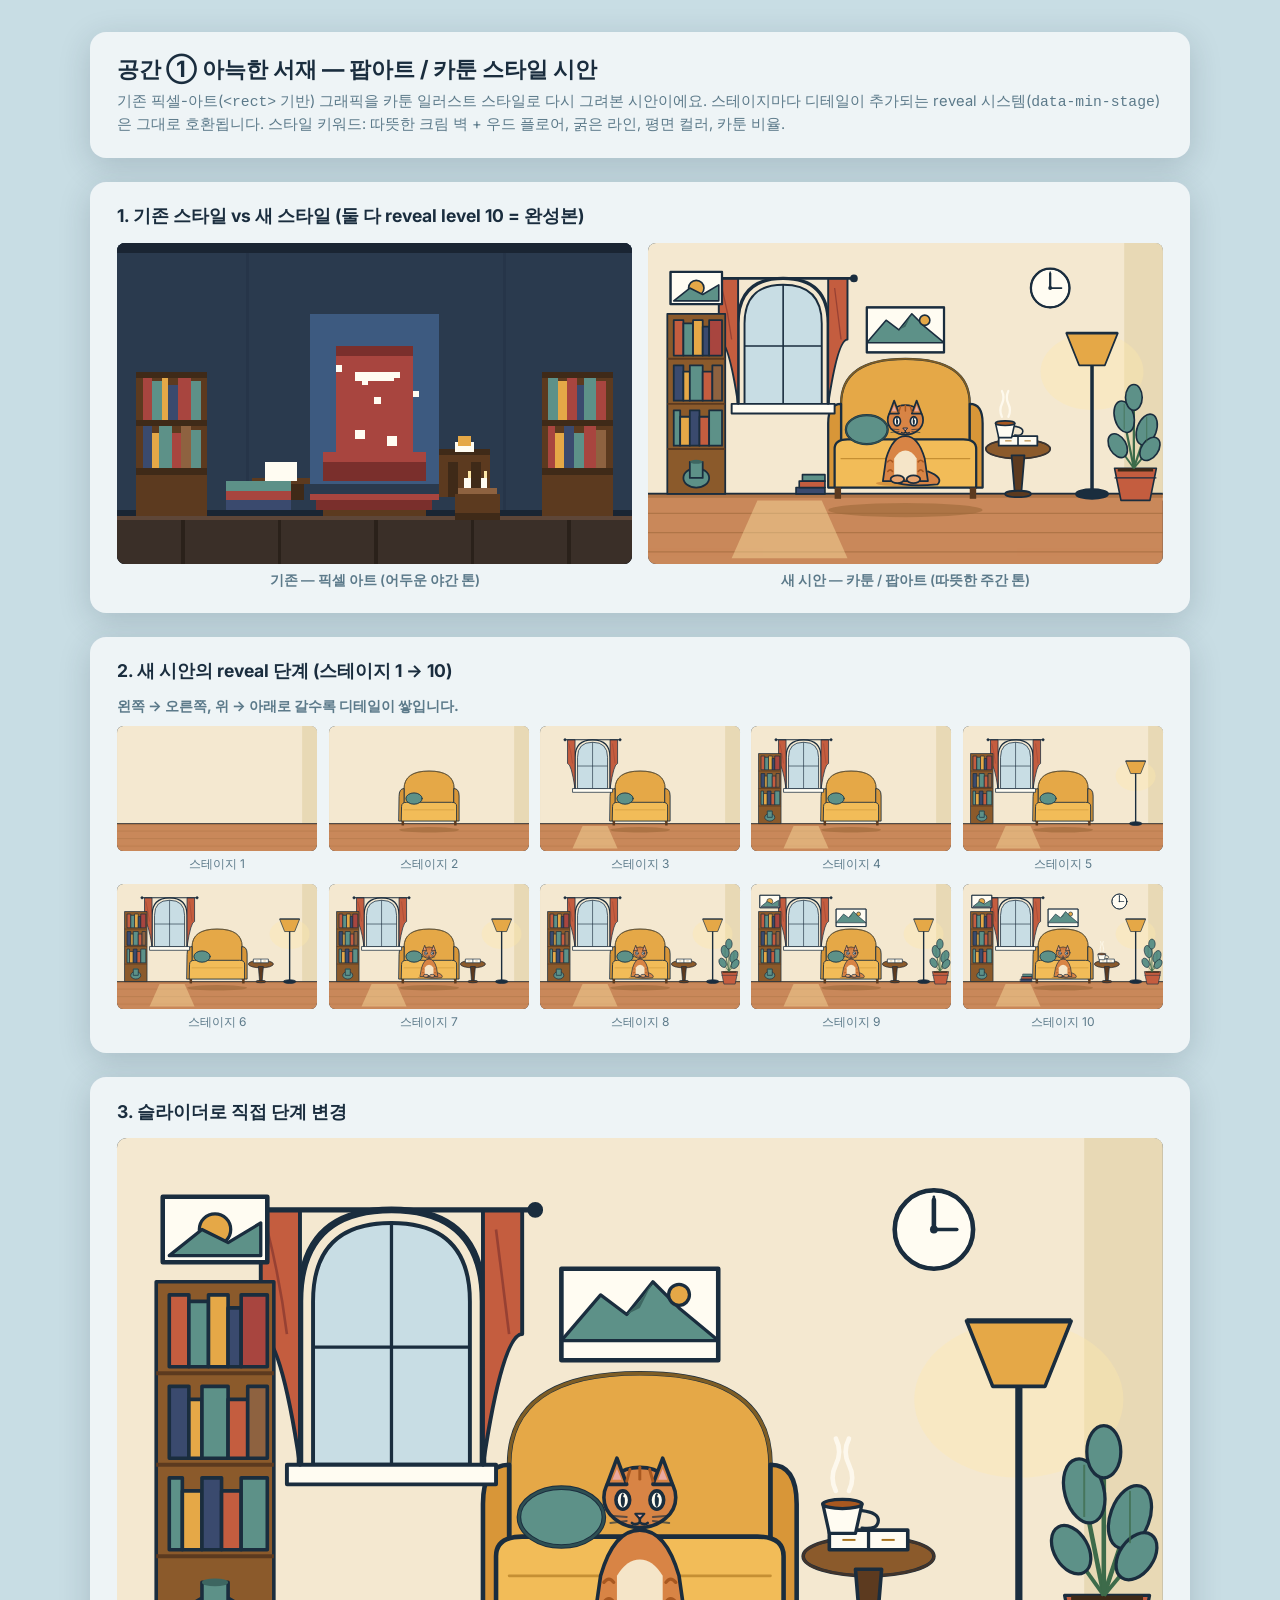
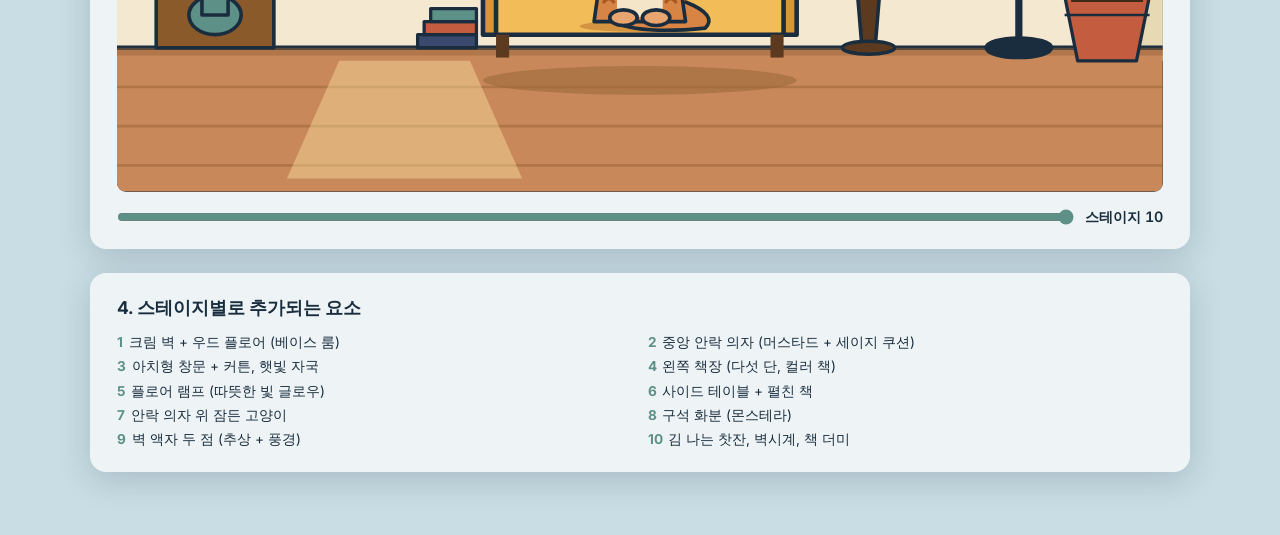
<file: library-v2-preview.html>
<!DOCTYPE html>
<html lang="ko">
<head>
<meta charset="UTF-8">
<title>서재 v2 — 팝아트/카툰 스타일 시안</title>
<link href="https://fonts.googleapis.com/css2?family=Inter:wght@400;600;700&display=swap" rel="stylesheet">
<style>
:root {
    --bg-color: #C8DDE4;
    --container-bg: #EEF4F6;
    --cell-empty: #DAE8EC;
    --text-color: #1A2D3E;
    --muted-text: #5C7A8A;
    --accent-sage: #5D9188;
    --primary-hover: #3F5F73;
    --shadow: 0 8px 32px rgba(26,45,62,0.18);
}
* { box-sizing: border-box; margin: 0; padding: 0; }
body {
    font-family: 'Inter', system-ui, sans-serif;
    background-color: var(--bg-color);
    color: var(--text-color);
    padding: 2rem 1rem 4rem;
    min-height: 100vh;
}
.wrap { max-width: 1100px; margin: 0 auto; display: flex; flex-direction: column; gap: 1.5rem; }
.card {
    background-color: var(--container-bg);
    padding: 1.4rem 1.7rem;
    border-radius: 1rem;
    box-shadow: var(--shadow);
}
h1 { font-size: 1.4rem; margin-bottom: 0.3rem; }
.lead { color: var(--muted-text); font-size: 0.92rem; line-height: 1.5; }
h2 { font-size: 1.1rem; margin-bottom: 0.9rem; }
h3 { font-size: 0.9rem; color: var(--muted-text); margin-bottom: 0.6rem; }

/* 비교 섹션: 기존 vs 신규 나란히 */
.compare-grid {
    display: grid;
    grid-template-columns: 1fr 1fr;
    gap: 1rem;
}
.compare-cell { display: flex; flex-direction: column; gap: 0.5rem; }
.compare-cell .frame {
    aspect-ratio: 160 / 100;
    border-radius: 0.5rem;
    overflow: hidden;
    background-color: #1A2D3E;
}
.compare-cell .frame svg { width: 100%; height: 100%; display: block; }
.compare-cell .label {
    font-size: 0.85rem;
    font-weight: 600;
    color: var(--muted-text);
    text-align: center;
}

/* 10단계 진행 그리드 */
.stage-grid {
    display: grid;
    grid-template-columns: repeat(5, 1fr);
    gap: 0.7rem;
}
.stage-cell { display: flex; flex-direction: column; gap: 0.3rem; }
.stage-cell .frame {
    aspect-ratio: 160 / 100;
    border-radius: 0.4rem;
    overflow: hidden;
    background-color: #1A2D3E;
}
.stage-cell .frame svg { width: 100%; height: 100%; display: block; }
.stage-cell .label {
    font-size: 0.75rem;
    color: var(--muted-text);
    text-align: center;
}

/* 큰 슬라이더 미리보기 */
.scrubber-frame {
    aspect-ratio: 160 / 100;
    background-color: #1A2D3E;
    border-radius: 0.6rem;
    overflow: hidden;
    margin-bottom: 1rem;
}
.scrubber-frame svg { width: 100%; height: 100%; display: block; }
.scrubber-controls {
    display: flex;
    gap: 0.7rem;
    align-items: center;
}
.scrubber-controls input[type=range] {
    flex: 1;
    accent-color: var(--accent-sage);
}
.scrubber-controls .value {
    min-width: 5em;
    text-align: right;
    font-weight: 600;
    color: var(--text-color);
    font-variant-numeric: tabular-nums;
    font-size: 0.9rem;
}

/* 스테이지별 추가물 설명 박스 */
.legend-list {
    display: grid;
    grid-template-columns: repeat(2, 1fr);
    gap: 0.4rem 1rem;
    font-size: 0.85rem;
    color: var(--text-color);
}
.legend-list b { color: var(--accent-sage); margin-right: 0.4em; }
</style>
</head>
<body>
<div class="wrap">

<div class="card">
    <h1>공간 ① 아늑한 서재 — 팝아트 / 카툰 스타일 시안</h1>
    <p class="lead">
        기존 픽셀-아트(<code>&lt;rect&gt;</code> 기반) 그래픽을 카툰 일러스트 스타일로 다시 그려본 시안이에요.
        스테이지마다 디테일이 추가되는 reveal 시스템(<code>data-min-stage</code>)은 그대로 호환됩니다.
        스타일 키워드: 따뜻한 크림 벽 + 우드 플로어, 굵은 라인, 평면 컬러, 카툰 비율.
    </p>
</div>

<!-- 1. 기존 vs 신규 -->
<div class="card">
    <h2>1. 기존 스타일 vs 새 스타일 (둘 다 reveal level 10 = 완성본)</h2>
    <div class="compare-grid">
        <div class="compare-cell">
            <div class="frame" id="oldFrame"></div>
            <div class="label">기존 — 픽셀 아트 (어두운 야간 톤)</div>
        </div>
        <div class="compare-cell">
            <div class="frame" id="newFrame"></div>
            <div class="label">새 시안 — 카툰 / 팝아트 (따뜻한 주간 톤)</div>
        </div>
    </div>
</div>

<!-- 2. 10단계 진행 미리보기 -->
<div class="card">
    <h2>2. 새 시안의 reveal 단계 (스테이지 1 → 10)</h2>
    <h3>왼쪽 → 오른쪽, 위 → 아래로 갈수록 디테일이 쌓입니다.</h3>
    <div class="stage-grid" id="stageGrid"></div>
</div>

<!-- 3. 슬라이더로 직접 스크럽 -->
<div class="card">
    <h2>3. 슬라이더로 직접 단계 변경</h2>
    <div class="scrubber-frame" id="scrubFrame"></div>
    <div class="scrubber-controls">
        <input id="scrubSlider" type="range" min="1" max="10" step="1" value="10">
        <span class="value" id="scrubValue">스테이지 10</span>
    </div>
</div>

<!-- 4. 스테이지별 추가 요소 설명 -->
<div class="card">
    <h2>4. 스테이지별로 추가되는 요소</h2>
    <div class="legend-list">
        <div><b>1</b>크림 벽 + 우드 플로어 (베이스 룸)</div>
        <div><b>2</b>중앙 안락 의자 (머스타드 + 세이지 쿠션)</div>
        <div><b>3</b>아치형 창문 + 커튼, 햇빛 자국</div>
        <div><b>4</b>왼쪽 책장 (다섯 단, 컬러 책)</div>
        <div><b>5</b>플로어 램프 (따뜻한 빛 글로우)</div>
        <div><b>6</b>사이드 테이블 + 펼친 책</div>
        <div><b>7</b>안락 의자 위 잠든 고양이</div>
        <div><b>8</b>구석 화분 (몬스테라)</div>
        <div><b>9</b>벽 액자 두 점 (추상 + 풍경)</div>
        <div><b>10</b>김 나는 찻잔, 벽시계, 책 더미</div>
    </div>
</div>

</div>

<!-- ==== 기존 tpl-1 (참고용) ==== -->
<template id="tpl-old">
<svg viewBox="0 0 160 100" xmlns="http://www.w3.org/2000/svg" shape-rendering="crispEdges" preserveAspectRatio="xMidYMid meet">
    <rect x="0" y="0" width="160" height="100" fill="#0E1A28"/>
    <g data-min-stage="1">
        <rect x="0" y="0" width="160" height="85" fill="#2A3A4E"/>
        <rect x="0" y="0" width="160" height="3" fill="#1A2533"/>
        <rect x="0" y="83" width="160" height="2" fill="#1A2533"/>
        <rect x="40" y="3" width="1" height="80" fill="#243346" opacity="0.6"/>
        <rect x="120" y="3" width="1" height="80" fill="#243346" opacity="0.6"/>
        <rect x="0" y="85" width="160" height="15" fill="#3A2F28"/>
        <rect x="0" y="85" width="160" height="1" fill="#5E4638"/>
        <rect x="20" y="86" width="1" height="14" fill="#2A211A"/>
        <rect x="50" y="86" width="1" height="14" fill="#2A211A"/>
        <rect x="80" y="86" width="1" height="14" fill="#2A211A"/>
        <rect x="110" y="86" width="1" height="14" fill="#2A211A"/>
        <rect x="140" y="86" width="1" height="14" fill="#2A211A"/>
        <rect x="60" y="22" width="40" height="53" fill="#3D5A80"/>
    </g>
    <g data-min-stage="2">
        <rect x="6" y="40" width="22" height="45" fill="#5C3A1F"/>
        <rect x="6" y="40" width="22" height="2" fill="#3F2A18"/>
        <rect x="6" y="55" width="22" height="2" fill="#3F2A18"/>
        <rect x="6" y="70" width="22" height="2" fill="#3F2A18"/>
        <rect x="8" y="42" width="3" height="13" fill="#A8453F"/>
        <rect x="11" y="43" width="3" height="12" fill="#5D9188"/>
        <rect x="14" y="42" width="2" height="13" fill="#E5A847"/>
        <rect x="16" y="44" width="3" height="11" fill="#3A4A6E"/>
        <rect x="19" y="42" width="4" height="13" fill="#A8453F"/>
        <rect x="23" y="43" width="3" height="12" fill="#5D9188"/>
        <rect x="8" y="57" width="3" height="13" fill="#3A4A6E"/>
        <rect x="11" y="59" width="2" height="11" fill="#E5A847"/>
        <rect x="13" y="57" width="4" height="13" fill="#5D9188"/>
        <rect x="17" y="59" width="3" height="11" fill="#A8453F"/>
        <rect x="20" y="57" width="3" height="13" fill="#8E6240"/>
        <rect x="23" y="58" width="3" height="12" fill="#5D9188"/>
    </g>
    <g data-min-stage="3">
        <rect x="132" y="40" width="22" height="45" fill="#5C3A1F"/>
        <rect x="132" y="40" width="22" height="2" fill="#3F2A18"/>
        <rect x="132" y="55" width="22" height="2" fill="#3F2A18"/>
        <rect x="132" y="70" width="22" height="2" fill="#3F2A18"/>
        <rect x="134" y="42" width="3" height="13" fill="#5D9188"/>
        <rect x="137" y="43" width="3" height="12" fill="#E5A847"/>
        <rect x="140" y="42" width="3" height="13" fill="#A8453F"/>
        <rect x="143" y="44" width="2" height="11" fill="#3A4A6E"/>
        <rect x="145" y="42" width="4" height="13" fill="#5D9188"/>
        <rect x="149" y="43" width="3" height="12" fill="#A8453F"/>
        <rect x="134" y="57" width="2" height="13" fill="#A8453F"/>
        <rect x="136" y="59" width="3" height="11" fill="#E5A847"/>
        <rect x="139" y="57" width="3" height="13" fill="#3A4A6E"/>
        <rect x="142" y="59" width="3" height="11" fill="#5D9188"/>
        <rect x="145" y="57" width="4" height="13" fill="#A8453F"/>
        <rect x="149" y="58" width="3" height="12" fill="#8E6240"/>
    </g>
    <g data-min-stage="4">
        <rect x="68" y="32" width="24" height="40" fill="#A8453F"/>
        <rect x="68" y="32" width="24" height="3" fill="#7A2F2C"/>
        <rect x="64" y="68" width="32" height="6" fill="#7A2F2C"/>
        <rect x="64" y="65" width="32" height="3" fill="#A8453F"/>
        <rect x="74" y="40" width="12" height="3" fill="#FFFCF2"/>
    </g>
    <g data-min-stage="5">
        <rect x="44" y="74" width="14" height="6" fill="#3F2A18"/>
        <rect x="42" y="73" width="18" height="2" fill="#5C3A1F"/>
        <rect x="46" y="68" width="10" height="6" fill="#FFFCF2"/>
    </g>
    <g data-min-stage="6">
        <rect x="100" y="65" width="16" height="14" fill="#5C3A1F"/>
        <rect x="100" y="64" width="16" height="2" fill="#3F2A18"/>
        <rect x="103" y="68" width="3" height="11" fill="#3F2A18"/>
        <rect x="110" y="68" width="3" height="11" fill="#3F2A18"/>
        <rect x="105" y="62" width="6" height="3" fill="#FFFCF2"/>
        <rect x="106" y="60" width="4" height="3" fill="#E5A847"/>
    </g>
    <g data-min-stage="7">
        <rect x="68" y="38" width="2" height="2" fill="#FFFCF2"/>
        <rect x="76" y="42" width="2" height="2" fill="#FFFCF2"/>
        <rect x="80" y="48" width="2" height="2" fill="#FFFCF2"/>
        <rect x="86" y="40" width="2" height="2" fill="#FFFCF2"/>
        <rect x="92" y="46" width="2" height="2" fill="#FFFCF2"/>
        <rect x="74" y="58" width="3" height="3" fill="#FFFCF2"/>
        <rect x="84" y="60" width="3" height="3" fill="#FFFCF2"/>
    </g>
    <g data-min-stage="8">
        <rect x="105" y="78" width="14" height="6" fill="#5C3A1F"/>
        <rect x="106" y="76" width="12" height="2" fill="#8E6240"/>
        <rect x="105" y="84" width="14" height="2" fill="#3F2A18"/>
        <rect x="108" y="73" width="2" height="3" fill="#FFFCF2"/>
        <rect x="113" y="73" width="2" height="3" fill="#FFFCF2"/>
        <rect x="109" y="71" width="1" height="2" fill="#FFE9A8"/>
        <rect x="114" y="71" width="1" height="2" fill="#FFE9A8"/>
    </g>
    <g data-min-stage="9">
        <rect x="34" y="80" width="20" height="3" fill="#3A4A6E"/>
        <rect x="34" y="77" width="20" height="3" fill="#A8453F"/>
        <rect x="34" y="74" width="20" height="3" fill="#5D9188"/>
    </g>
    <g data-min-stage="10">
        <rect x="60" y="78" width="40" height="2" fill="#A8453F"/>
        <rect x="62" y="80" width="36" height="3" fill="#7A2F2C"/>
        <rect x="64" y="83" width="32" height="2" fill="#5C3A1F"/>
    </g>
</svg>
</template>

<!-- ==== 신규 시안 (카툰 / 팝아트 스타일) ==== -->
<template id="tpl-new">
<svg viewBox="0 0 160 100" xmlns="http://www.w3.org/2000/svg" preserveAspectRatio="xMidYMid meet">
    <!-- ========================
         스테이지 1: 베이스 룸
         ======================== -->
    <g data-min-stage="1">
        <!-- 벽: 따뜻한 크림 -->
        <rect x="0" y="0" width="160" height="80" fill="#F4E8D0"/>
        <!-- 오른쪽 벽 살짝 어두운 톤 (코너 음영) -->
        <rect x="148" y="0" width="12" height="80" fill="#E8D9B5"/>
        <!-- 바닥: 우드 -->
        <rect x="0" y="78" width="160" height="22" fill="#C9885A"/>
        <!-- 바닥 플랭크 라인 (얇고 부드럽게) -->
        <line x1="0" y1="84" x2="160" y2="84" stroke="#9A6638" stroke-width="0.4" opacity="0.55"/>
        <line x1="0" y1="90" x2="160" y2="90" stroke="#9A6638" stroke-width="0.4" opacity="0.55"/>
        <line x1="0" y1="96" x2="160" y2="96" stroke="#9A6638" stroke-width="0.4" opacity="0.55"/>
        <!-- 벽-바닥 경계선 (포인트 라인) -->
        <line x1="0" y1="78" x2="160" y2="78" stroke="#1A2D3E" stroke-width="0.7"/>
        <!-- 바닥 앞단 살짝 어둡게 -->
        <rect x="0" y="78" width="160" height="1.2" fill="#9A6638" opacity="0.5"/>
    </g>

    <!-- ========================
         스테이지 2: 중앙 안락 의자
         ======================== -->
    <g data-min-stage="2" stroke="#1A2D3E" stroke-width="0.7" stroke-linejoin="round" stroke-linecap="round">
        <!-- 의자 그림자 -->
        <ellipse cx="80" cy="83" rx="24" ry="2.2" fill="#9A6638" opacity="0.55" stroke="none"/>
        <!-- 의자 등받이 -->
        <path d="M 60 50 Q 60 36, 80 36 Q 100 36, 100 50 L 100 70 L 60 70 Z" fill="#E5A847"/>
        <!-- 등받이 상단 음영 -->
        <path d="M 60 50 Q 60 36, 80 36 Q 100 36, 100 50" fill="none" stroke="#A8721C" stroke-width="0.5" opacity="0.7"/>
        <!-- 의자 왼팔 -->
        <path d="M 56 56 Q 56 50, 60 50 L 60 76 L 56 76 Z" fill="#D89638"/>
        <!-- 의자 오른팔 -->
        <path d="M 100 50 Q 104 50, 104 56 L 104 76 L 100 76 Z" fill="#D89638"/>
        <!-- 좌석 쿠션 -->
        <path d="M 58 64 Q 58 61, 62 61 L 98 61 Q 102 61, 102 64 L 102 76 L 58 76 Z" fill="#F2BC58"/>
        <!-- 쿠션 솔기 -->
        <path d="M 60 67 L 100 67" fill="none" stroke="#A8721C" stroke-width="0.4" opacity="0.6"/>
        <!-- 등받이 쿠션 (세이지 틸) -->
        <ellipse cx="68" cy="58" rx="6.5" ry="4.5" fill="#5D9188"/>
        <ellipse cx="68" cy="58" rx="6.5" ry="4.5" fill="none" stroke="#3D6661" stroke-width="0.4" opacity="0.6"/>
        <!-- 의자 다리 -->
        <rect x="58" y="76" width="2" height="3.5" fill="#5C3A1F" stroke="none"/>
        <rect x="100" y="76" width="2" height="3.5" fill="#5C3A1F" stroke="none"/>
    </g>

    <!-- ========================
         스테이지 3: 아치형 창문 + 커튼
         ======================== -->
    <g data-min-stage="3" stroke="#1A2D3E" stroke-width="0.6" stroke-linejoin="round">
        <!-- 햇빛이 바닥에 비치는 자국 (먼저 배치해야 의자 뒤에) -->
        <polygon points="34,80 54,80 62,98 26,98" fill="#FFE9A8" opacity="0.4" stroke="none"/>
        <!-- 창문 안 (하늘) -->
        <path d="M 30 25 Q 30 13, 42 13 Q 54 13, 54 25 L 54 50 L 30 50 Z" fill="#C8DDE4"/>
        <!-- 창살 (4분할) -->
        <line x1="42" y1="13" x2="42" y2="50" stroke="#1A2D3E" stroke-width="0.5"/>
        <line x1="30" y1="32" x2="54" y2="32" stroke="#1A2D3E" stroke-width="0.5"/>
        <!-- 창틀 (외곽 굵은 선) -->
        <path d="M 28 25 Q 28 11, 42 11 Q 56 11, 56 25 L 56 52 L 28 52 Z" fill="none" stroke="#1A2D3E" stroke-width="1"/>
        <!-- 창턱 -->
        <rect x="26" y="50" width="32" height="3" fill="#FFFCF2"/>
        <!-- 왼쪽 커튼 -->
        <path d="M 22 11 L 28 11 L 28 50 Q 25 30, 22 30 Z" fill="#C45D3F"/>
        <path d="M 23 14 Q 25 22, 26 30" fill="none" stroke="#7A2F2C" stroke-width="0.4" opacity="0.6"/>
        <!-- 오른쪽 커튼 -->
        <path d="M 56 11 L 62 11 L 62 30 Q 59 30, 56 50 Z" fill="#C45D3F"/>
        <path d="M 58 14 Q 59 22, 60 30" fill="none" stroke="#7A2F2C" stroke-width="0.4" opacity="0.6"/>
        <!-- 커튼 봉 -->
        <line x1="20" y1="11" x2="64" y2="11" stroke="#1A2D3E" stroke-width="0.8"/>
        <circle cx="20" cy="11" r="0.9" fill="#1A2D3E"/>
        <circle cx="64" cy="11" r="0.9" fill="#1A2D3E"/>
    </g>

    <!-- ========================
         스테이지 4: 왼쪽 책장
         ======================== -->
    <g data-min-stage="4" stroke="#1A2D3E" stroke-width="0.55" stroke-linejoin="round">
        <!-- 책장 몸체 -->
        <rect x="6" y="22" width="18" height="56" fill="#8B5A2B"/>
        <!-- 선반 라인 -->
        <line x1="6" y1="36" x2="24" y2="36" stroke="#5C3A1F" stroke-width="0.6"/>
        <line x1="6" y1="50" x2="24" y2="50" stroke="#5C3A1F" stroke-width="0.6"/>
        <line x1="6" y1="64" x2="24" y2="64" stroke="#5C3A1F" stroke-width="0.6"/>
        <!-- 1단 책 -->
        <rect x="8" y="24" width="3" height="11" fill="#C45D3F"/>
        <rect x="11" y="25" width="3" height="10" fill="#5D9188"/>
        <rect x="14" y="24" width="3" height="11" fill="#E5A847"/>
        <rect x="17" y="26" width="2" height="9" fill="#3A4A6E"/>
        <rect x="19" y="24" width="4" height="11" fill="#A8453F"/>
        <!-- 2단 책 -->
        <rect x="8" y="38" width="3" height="11" fill="#3A4A6E"/>
        <rect x="11" y="40" width="2" height="9" fill="#E5A847"/>
        <rect x="13" y="38" width="4" height="11" fill="#5D9188"/>
        <rect x="17" y="40" width="3" height="9" fill="#C45D3F"/>
        <rect x="20" y="38" width="3" height="11" fill="#8E6240"/>
        <!-- 3단 책 -->
        <rect x="8" y="52" width="2" height="11" fill="#5D9188"/>
        <rect x="10" y="54" width="3" height="9" fill="#E5A847"/>
        <rect x="13" y="52" width="3" height="11" fill="#3A4A6E"/>
        <rect x="16" y="54" width="3" height="9" fill="#C45D3F"/>
        <rect x="19" y="52" width="4" height="11" fill="#5D9188"/>
        <!-- 4단 (장식 — 도자기) -->
        <ellipse cx="15" cy="73" rx="4" ry="3" fill="#5D9188"/>
        <path d="M 13 68 L 17 68 L 17 73 L 13 73 Z" fill="#5D9188"/>
        <ellipse cx="15" cy="68" rx="2" ry="0.6" fill="#3D6661" stroke="none"/>
    </g>

    <!-- ========================
         스테이지 5: 플로어 램프
         ======================== -->
    <g data-min-stage="5" stroke="#1A2D3E" stroke-width="0.55" stroke-linejoin="round">
        <!-- 빛 글로우 (램프 뒤쪽) -->
        <ellipse cx="138" cy="40" rx="16" ry="12" fill="#FFE9A8" opacity="0.35" stroke="none"/>
        <!-- 램프 폴 -->
        <line x1="138" y1="34" x2="138" y2="78" stroke="#1A2D3E" stroke-width="1.1"/>
        <!-- 램프 갓 -->
        <path d="M 130 28 L 146 28 L 142 38 L 134 38 Z" fill="#E5A847"/>
        <!-- 갓 상단 라인 -->
        <line x1="130" y1="28" x2="146" y2="28" stroke="#1A2D3E" stroke-width="0.8"/>
        <!-- 베이스 -->
        <ellipse cx="138" cy="78" rx="5" ry="1.5" fill="#1A2D3E"/>
    </g>

    <!-- ========================
         스테이지 6: 사이드 테이블 + 펼친 책
         ======================== -->
    <g data-min-stage="6" stroke="#1A2D3E" stroke-width="0.55" stroke-linejoin="round">
        <!-- 테이블 상판 -->
        <ellipse cx="115" cy="64" rx="10" ry="3" fill="#8B5A2B"/>
        <ellipse cx="115" cy="64" rx="10" ry="3" fill="none" stroke="#5C3A1F" stroke-width="0.4" opacity="0.6"/>
        <!-- 테이블 다리 (페데스탈) -->
        <path d="M 113 66 L 117 66 L 116 78 L 114 78 Z" fill="#5C3A1F"/>
        <ellipse cx="115" cy="78" rx="4" ry="1" fill="#5C3A1F"/>
        <!-- 펼친 책 (테이블 위) -->
        <path d="M 109 60 L 121 60 L 121 63 L 115 63 L 109 63 Z" fill="#FFFCF2"/>
        <line x1="115" y1="60" x2="115" y2="63" stroke="#1A2D3E" stroke-width="0.5"/>
        <line x1="111" y1="61.5" x2="113" y2="61.5" stroke="#A8721C" stroke-width="0.3"/>
        <line x1="117" y1="61.5" x2="119" y2="61.5" stroke="#A8721C" stroke-width="0.3"/>
    </g>

    <!-- ========================
         스테이지 7: 의자에 앉아있는 고양이 (꼿꼿이 앉아 정면을 보는 자세)
         ======================== -->
    <g data-min-stage="7" stroke="#1A2D3E" stroke-width="0.55" stroke-linejoin="round" stroke-linecap="round">
        <!-- 의자 위 그림자 -->
        <ellipse cx="80" cy="74.7" rx="9.2" ry="0.9" fill="#A85820" opacity="0.4" stroke="none"/>

        <!-- 꼬리 (몸통 오른쪽에서 앞쪽으로 부드럽게 감김 — 발 뒤로 들어감) -->
        <path d="M 87 71 Q 92 73, 90 75 Q 80 76, 76 74" fill="#D88445"/>

        <!-- 몸통 (앉은 자세 — 아래가 넓고 위가 좁은 사다리꼴, 라운드 처리) -->
        <path d="M 73 74 L 87 74 L 86 67 Q 84 60, 80 60 Q 76 60, 74 67 Z" fill="#D88445"/>

        <!-- 가슴/배 부분 (밝은 크림 — 턱시도 고양이처럼 흰 가슴) -->
        <path d="M 76.5 67 Q 78 64.5, 80 64.5 Q 82 64.5, 83.5 67 L 83.5 73.3 L 76.5 73.3 Z" fill="#F5E5C8" stroke="none"/>

        <!-- 옆구리 줄무늬 (몸통 양쪽) -->
        <path d="M 74.5 68 Q 75.3 67, 76 68" fill="none" stroke="#A85820" stroke-width="0.5"/>
        <path d="M 84 68 Q 84.7 67, 85.5 68" fill="none" stroke="#A85820" stroke-width="0.5"/>
        <path d="M 74.5 71 Q 75.3 70, 76 71" fill="none" stroke="#A85820" stroke-width="0.5"/>
        <path d="M 84 71 Q 84.7 70, 85.5 71" fill="none" stroke="#A85820" stroke-width="0.5"/>

        <!-- 앞발 두 개 (몸통 앞쪽 아래에 동그랗게 붙어있음) -->
        <ellipse cx="77.5" cy="73.4" rx="2.1" ry="1.2" fill="#E8A570"/>
        <ellipse cx="82.5" cy="73.4" rx="2.1" ry="1.2" fill="#E8A570"/>

        <!-- 머리 (몸통 위에 얹힌 약간 큰 타원) -->
        <ellipse cx="80" cy="55" rx="5.5" ry="4.6" fill="#D88445"/>

        <!-- 귀 (머리 위 두 개) -->
        <path d="M 75 53 L 76.5 49 L 78 53 Z" fill="#D88445"/>
        <path d="M 82 53 L 83.5 49 L 85 53 Z" fill="#D88445"/>
        <!-- 귀 안 (분홍) -->
        <path d="M 75.8 52.3 L 76.5 50.6 L 77.2 52.3 Z" fill="#E8A8A0" stroke="none"/>
        <path d="M 82.8 52.3 L 83.5 50.6 L 84.2 52.3 Z" fill="#E8A8A0" stroke="none"/>

        <!-- 이마 줄무늬 (M 자) -->
        <path d="M 78 52.5 L 78.5 50.7" fill="none" stroke="#A85820" stroke-width="0.45"/>
        <path d="M 80 52.2 L 80 50.4" fill="none" stroke="#A85820" stroke-width="0.45"/>
        <path d="M 82 52.5 L 81.5 50.7" fill="none" stroke="#A85820" stroke-width="0.45"/>

        <!-- 눈 (떠 있는 동그란 눈 — 호기심 어린 표정) -->
        <ellipse cx="77.4" cy="55.4" rx="1.05" ry="1.4" fill="#FFFCF2"/>
        <ellipse cx="82.6" cy="55.4" rx="1.05" ry="1.4" fill="#FFFCF2"/>
        <!-- 동공 (수직 슬릿 — 고양이 눈 특유) -->
        <ellipse cx="77.4" cy="55.4" rx="0.32" ry="1.05" fill="#1A2D3E" stroke="none"/>
        <ellipse cx="82.6" cy="55.4" rx="0.32" ry="1.05" fill="#1A2D3E" stroke="none"/>
        <!-- 눈빛 (작은 흰 점 — 살아있는 느낌) -->
        <circle cx="77.7" cy="54.8" r="0.22" fill="#FFFCF2" stroke="none"/>
        <circle cx="82.9" cy="54.8" r="0.22" fill="#FFFCF2" stroke="none"/>

        <!-- 코 (분홍 작은 삼각) -->
        <path d="M 79.3 57.5 L 80.7 57.5 L 80 58.3 Z" fill="#E8A8A0" stroke="#1A2D3E" stroke-width="0.3"/>

        <!-- 입 (Y → w 모양 — 살짝 미소) -->
        <path d="M 80 58.3 L 80 58.85" fill="none" stroke="#1A2D3E" stroke-width="0.4"/>
        <path d="M 80 58.85 Q 79.3 59.3, 78.8 58.9" fill="none" stroke="#1A2D3E" stroke-width="0.4"/>
        <path d="M 80 58.85 Q 80.7 59.3, 81.2 58.9" fill="none" stroke="#1A2D3E" stroke-width="0.4"/>

        <!-- 수염 (양쪽 두 가닥씩) -->
        <path d="M 75.5 57.8 L 78 58.0" fill="none" stroke="#1A2D3E" stroke-width="0.3" opacity="0.65"/>
        <path d="M 75.5 58.9 L 78 58.6" fill="none" stroke="#1A2D3E" stroke-width="0.3" opacity="0.65"/>
        <path d="M 82 58.0 L 84.5 57.8" fill="none" stroke="#1A2D3E" stroke-width="0.3" opacity="0.65"/>
        <path d="M 82 58.6 L 84.5 58.9" fill="none" stroke="#1A2D3E" stroke-width="0.3" opacity="0.65"/>
    </g>

    <!-- ========================
         스테이지 8: 구석 화분 (몬스테라)
         ======================== -->
    <g data-min-stage="8" stroke="#1A2D3E" stroke-width="0.5" stroke-linejoin="round">
        <!-- 화분 -->
        <path d="M 145 70 L 158 70 L 156 80 L 147 80 Z" fill="#C45D3F"/>
        <line x1="145" y1="73" x2="158" y2="73" stroke="#1A2D3E" stroke-width="0.4"/>
        <!-- 흙 (살짝) -->
        <path d="M 146 70 L 157 70 L 157 71 L 146 71 Z" fill="#3F2A18" stroke="none"/>
        <!-- 잎 줄기 -->
        <line x1="151" y1="70" x2="148" y2="55" stroke="#3D6B4A" stroke-width="0.7"/>
        <line x1="151" y1="70" x2="155" y2="58" stroke="#3D6B4A" stroke-width="0.7"/>
        <line x1="151" y1="70" x2="151" y2="48" stroke="#3D6B4A" stroke-width="0.7"/>
        <line x1="151" y1="70" x2="146" y2="63" stroke="#3D6B4A" stroke-width="0.6"/>
        <line x1="151" y1="70" x2="156" y2="64" stroke="#3D6B4A" stroke-width="0.6"/>
        <!-- 잎 -->
        <ellipse cx="148" cy="54" rx="3" ry="5" fill="#5D9188" transform="rotate(-15 148 54)"/>
        <ellipse cx="155" cy="58" rx="3" ry="5" fill="#5D9188" transform="rotate(20 155 58)"/>
        <ellipse cx="151" cy="48" rx="2.6" ry="4" fill="#5D9188"/>
        <ellipse cx="146" cy="63" rx="2.6" ry="4" fill="#5D9188" transform="rotate(-30 146 63)"/>
        <ellipse cx="156" cy="64" rx="2.6" ry="4" fill="#5D9188" transform="rotate(35 156 64)"/>
        <!-- 잎 디테일 (몬스테라 슬릿 느낌) -->
        <line x1="148" y1="50" x2="148" y2="58" stroke="#3D6B4A" stroke-width="0.3" opacity="0.7"/>
        <line x1="155" y1="54" x2="155" y2="62" stroke="#3D6B4A" stroke-width="0.3" opacity="0.7"/>
    </g>

    <!-- ========================
         스테이지 9: 벽 액자 두 점
         ======================== -->
    <g data-min-stage="9" stroke="#1A2D3E" stroke-width="0.5" stroke-linejoin="round">
        <!-- 액자 1: 책장 위, 추상 -->
        <rect x="7" y="9" width="16" height="10" fill="#FFFCF2"/>
        <circle cx="15" cy="14" r="2.4" fill="#E5A847"/>
        <path d="M 8 18 L 13 14 L 17 16 L 22 13 L 22 18 L 8 18 Z" fill="#5D9188"/>
        <!-- 액자 1 외곽 (선) -->
        <rect x="7" y="9" width="16" height="10" fill="none" stroke="#1A2D3E" stroke-width="0.7"/>

        <!-- 액자 2: 의자 위, 풍경 -->
        <rect x="68" y="20" width="24" height="14" fill="#FFFCF2"/>
        <!-- 산 -->
        <path d="M 68 31 L 74 24 L 78 27 L 82 22 L 86 26 L 92 31 Z" fill="#5D9188"/>
        <!-- 산 그림자 -->
        <path d="M 78 27 L 80 25 L 82 22 L 80 26 Z" fill="#3D6661" stroke="none"/>
        <!-- 해 -->
        <circle cx="86" cy="24" r="1.6" fill="#E5A847"/>
        <!-- 액자 2 외곽 -->
        <rect x="68" y="20" width="24" height="14" fill="none" stroke="#1A2D3E" stroke-width="0.7"/>
    </g>

    <!-- ========================
         스테이지 10: 마무리 코지 디테일
         ======================== -->
    <g data-min-stage="10" stroke="#1A2D3E" stroke-width="0.5" stroke-linejoin="round" stroke-linecap="round">
        <!-- 찻잔 (사이드 테이블 위) -->
        <path d="M 108 56 L 114 56 L 113 60.5 L 109 60.5 Z" fill="#FFFCF2"/>
        <ellipse cx="111" cy="56" rx="3" ry="0.7" fill="#A85820"/>
        <!-- 찻잔 손잡이 -->
        <path d="M 114 57 Q 116.5 57.3, 116.5 58.5 Q 116.5 60, 114 59.7" fill="none"/>
        <!-- 김 -->
        <path d="M 110 54 Q 109 52, 110 50 Q 111 48, 110 46" fill="none" stroke="#FFFCF2" stroke-width="0.7" opacity="0.85"/>
        <path d="M 112 54 Q 113 52, 112 50 Q 111 48, 112 46" fill="none" stroke="#FFFCF2" stroke-width="0.7" opacity="0.85"/>

        <!-- 벽시계 -->
        <circle cx="125" cy="14" r="6" fill="#FFFCF2"/>
        <circle cx="125" cy="14" r="6" fill="none" stroke="#1A2D3E" stroke-width="0.7"/>
        <line x1="125" y1="14" x2="125" y2="9.5" stroke="#1A2D3E" stroke-width="0.7"/>
        <line x1="125" y1="14" x2="128.5" y2="14" stroke="#1A2D3E" stroke-width="0.55"/>
        <circle cx="125" cy="14" r="0.6" fill="#1A2D3E" stroke="none"/>
        <!-- 12시 마커 -->
        <line x1="125" y1="9" x2="125" y2="10" stroke="#1A2D3E" stroke-width="0.4"/>

        <!-- 책 더미 (의자 옆 바닥) -->
        <rect x="46" y="76" width="9" height="2" fill="#3A4A6E"/>
        <rect x="47" y="74" width="8" height="2" fill="#C45D3F"/>
        <rect x="48" y="72" width="7" height="2" fill="#5D9188"/>
        <line x1="46" y1="78" x2="55" y2="78" stroke="#1A2D3E" stroke-width="0.4"/>
        <line x1="47" y1="76" x2="55" y2="76" stroke="#1A2D3E" stroke-width="0.4"/>
        <line x1="48" y1="74" x2="55" y2="74" stroke="#1A2D3E" stroke-width="0.4"/>
    </g>
</svg>
</template>

<script>
function renderAtLevel(targetEl, templateId, level) {
    const tpl = document.getElementById(templateId);
    const svg = tpl.content.querySelector('svg').cloneNode(true);
    svg.querySelectorAll('[data-min-stage]').forEach(el => {
        if (Number(el.dataset.minStage) > level) el.setAttribute('visibility', 'hidden');
    });
    targetEl.innerHTML = '';
    targetEl.appendChild(svg);
}

// 1. 비교
renderAtLevel(document.getElementById('oldFrame'), 'tpl-old', 10);
renderAtLevel(document.getElementById('newFrame'), 'tpl-new', 10);

// 2. 10단계 그리드
const grid = document.getElementById('stageGrid');
for (let i = 1; i <= 10; i++) {
    const cell = document.createElement('div');
    cell.className = 'stage-cell';
    const frame = document.createElement('div');
    frame.className = 'frame';
    cell.appendChild(frame);
    const lab = document.createElement('div');
    lab.className = 'label';
    lab.textContent = `스테이지 ${i}`;
    cell.appendChild(lab);
    grid.appendChild(cell);
    renderAtLevel(frame, 'tpl-new', i);
}

// 3. 슬라이더
const scrub = document.getElementById('scrubSlider');
const scrubFrame = document.getElementById('scrubFrame');
const scrubValue = document.getElementById('scrubValue');
function updateScrub() {
    const v = Number(scrub.value);
    renderAtLevel(scrubFrame, 'tpl-new', v);
    scrubValue.textContent = `스테이지 ${v}`;
}
scrub.addEventListener('input', updateScrub);
updateScrub();
</script>

</body>
</html>
</file>
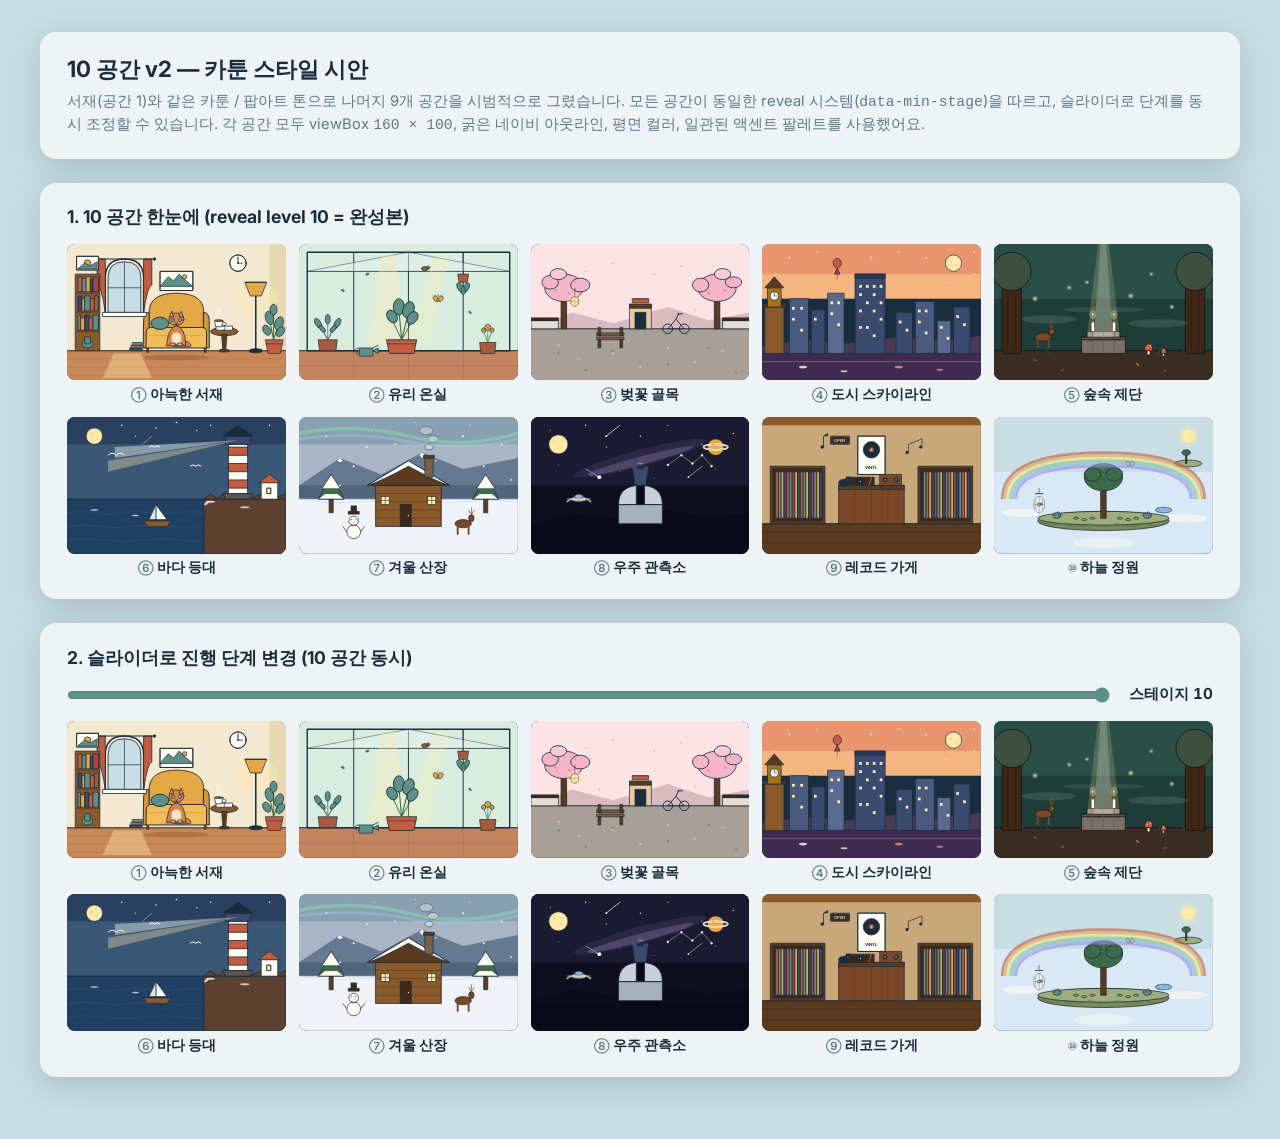
<file: worlds-v2-preview.html>
<!DOCTYPE html>
<html lang="ko">
<head>
<meta charset="UTF-8">
<title>10 공간 v2 — 카툰 스타일 시안</title>
<link href="https://fonts.googleapis.com/css2?family=Inter:wght@400;600;700&display=swap" rel="stylesheet">
<style>
:root {
    --bg-color: #C8DDE4;
    --container-bg: #EEF4F6;
    --cell-empty: #DAE8EC;
    --text-color: #1A2D3E;
    --muted-text: #5C7A8A;
    --accent-sage: #5D9188;
    --primary-hover: #3F5F73;
    --shadow: 0 8px 32px rgba(26,45,62,0.18);
}
* { box-sizing: border-box; margin: 0; padding: 0; }
body {
    font-family: 'Inter', system-ui, sans-serif;
    background-color: var(--bg-color);
    color: var(--text-color);
    padding: 2rem 1rem 4rem;
    min-height: 100vh;
}
.wrap { max-width: 1200px; margin: 0 auto; display: flex; flex-direction: column; gap: 1.5rem; }
.card {
    background-color: var(--container-bg);
    padding: 1.4rem 1.7rem;
    border-radius: 1rem;
    box-shadow: var(--shadow);
}
h1 { font-size: 1.4rem; margin-bottom: 0.3rem; }
.lead { color: var(--muted-text); font-size: 0.92rem; line-height: 1.5; }
h2 { font-size: 1.1rem; margin-bottom: 0.9rem; }

.world-grid {
    display: grid;
    grid-template-columns: repeat(5, 1fr);
    gap: 0.8rem;
}
.world-cell { display: flex; flex-direction: column; gap: 0.35rem; }
.world-cell .frame {
    aspect-ratio: 160 / 100;
    border-radius: 0.5rem;
    overflow: hidden;
    background-color: #1A2D3E;
}
.world-cell .frame svg { width: 100%; height: 100%; display: block; }
.world-cell .label {
    font-size: 0.85rem;
    font-weight: 600;
    color: var(--text-color);
    text-align: center;
}
.world-cell .num {
    font-size: 0.7rem;
    color: var(--muted-text);
    margin-right: 0.25em;
}

.scrubber-controls {
    display: flex;
    gap: 0.7rem;
    align-items: center;
    margin-bottom: 1rem;
}
.scrubber-controls input[type=range] {
    flex: 1;
    accent-color: var(--accent-sage);
}
.scrubber-controls .value {
    min-width: 6em;
    text-align: right;
    font-weight: 700;
    color: var(--text-color);
    font-variant-numeric: tabular-nums;
    font-size: 0.95rem;
}
@media (max-width: 720px) {
    .world-grid { grid-template-columns: repeat(2, 1fr); }
}
</style>
</head>
<body>
<div class="wrap">

<div class="card">
    <h1>10 공간 v2 — 카툰 스타일 시안</h1>
    <p class="lead">
        서재(공간 1)와 같은 카툰 / 팝아트 톤으로 나머지 9개 공간을 시범적으로 그렸습니다.
        모든 공간이 동일한 reveal 시스템(<code>data-min-stage</code>)을 따르고, 슬라이더로 단계를 동시 조정할 수 있습니다.
        각 공간 모두 viewBox <code>160 × 100</code>, 굵은 네이비 아웃라인, 평면 컬러, 일관된 액센트 팔레트를 사용했어요.
    </p>
</div>

<!-- 1. 한눈에: 모든 공간을 full reveal 로 -->
<div class="card">
    <h2>1. 10 공간 한눈에 (reveal level 10 = 완성본)</h2>
    <div class="world-grid" id="overviewGrid"></div>
</div>

<!-- 2. 슬라이더로 단계 변경 -->
<div class="card">
    <h2>2. 슬라이더로 진행 단계 변경 (10 공간 동시)</h2>
    <div class="scrubber-controls">
        <input id="globalSlider" type="range" min="1" max="10" step="1" value="10">
        <span class="value" id="globalValue">스테이지 10</span>
    </div>
    <div class="world-grid" id="syncGrid"></div>
</div>

</div>

<!-- ============================================================
     공간 ① 아늑한 서재 (라이브러리 v2 — 검증 완료)
     ============================================================ -->
<template id="tpl-1">
<svg viewBox="0 0 160 100" xmlns="http://www.w3.org/2000/svg" preserveAspectRatio="xMidYMid meet">
    <g data-min-stage="1">
        <rect x="0" y="0" width="160" height="80" fill="#F4E8D0"/>
        <rect x="148" y="0" width="12" height="80" fill="#E8D9B5"/>
        <rect x="0" y="78" width="160" height="22" fill="#C9885A"/>
        <line x1="0" y1="84" x2="160" y2="84" stroke="#9A6638" stroke-width="0.4" opacity="0.55"/>
        <line x1="0" y1="90" x2="160" y2="90" stroke="#9A6638" stroke-width="0.4" opacity="0.55"/>
        <line x1="0" y1="96" x2="160" y2="96" stroke="#9A6638" stroke-width="0.4" opacity="0.55"/>
        <line x1="0" y1="78" x2="160" y2="78" stroke="#1A2D3E" stroke-width="0.7"/>
        <rect x="0" y="78" width="160" height="1.2" fill="#9A6638" opacity="0.5"/>
    </g>
    <g data-min-stage="2" stroke="#1A2D3E" stroke-width="0.7" stroke-linejoin="round" stroke-linecap="round">
        <ellipse cx="80" cy="83" rx="24" ry="2.2" fill="#9A6638" opacity="0.55" stroke="none"/>
        <path d="M 60 50 Q 60 36, 80 36 Q 100 36, 100 50 L 100 70 L 60 70 Z" fill="#E5A847"/>
        <path d="M 60 50 Q 60 36, 80 36 Q 100 36, 100 50" fill="none" stroke="#A8721C" stroke-width="0.5" opacity="0.7"/>
        <path d="M 56 56 Q 56 50, 60 50 L 60 76 L 56 76 Z" fill="#D89638"/>
        <path d="M 100 50 Q 104 50, 104 56 L 104 76 L 100 76 Z" fill="#D89638"/>
        <path d="M 58 64 Q 58 61, 62 61 L 98 61 Q 102 61, 102 64 L 102 76 L 58 76 Z" fill="#F2BC58"/>
        <path d="M 60 67 L 100 67" fill="none" stroke="#A8721C" stroke-width="0.4" opacity="0.6"/>
        <ellipse cx="68" cy="58" rx="6.5" ry="4.5" fill="#5D9188"/>
        <ellipse cx="68" cy="58" rx="6.5" ry="4.5" fill="none" stroke="#3D6661" stroke-width="0.4" opacity="0.6"/>
        <rect x="58" y="76" width="2" height="3.5" fill="#5C3A1F" stroke="none"/>
        <rect x="100" y="76" width="2" height="3.5" fill="#5C3A1F" stroke="none"/>
    </g>
    <g data-min-stage="3" stroke="#1A2D3E" stroke-width="0.6" stroke-linejoin="round">
        <polygon points="34,80 54,80 62,98 26,98" fill="#FFE9A8" opacity="0.4" stroke="none"/>
        <path d="M 30 25 Q 30 13, 42 13 Q 54 13, 54 25 L 54 50 L 30 50 Z" fill="#C8DDE4"/>
        <line x1="42" y1="13" x2="42" y2="50" stroke="#1A2D3E" stroke-width="0.5"/>
        <line x1="30" y1="32" x2="54" y2="32" stroke="#1A2D3E" stroke-width="0.5"/>
        <path d="M 28 25 Q 28 11, 42 11 Q 56 11, 56 25 L 56 52 L 28 52 Z" fill="none" stroke="#1A2D3E" stroke-width="1"/>
        <rect x="26" y="50" width="32" height="3" fill="#FFFCF2"/>
        <path d="M 22 11 L 28 11 L 28 50 Q 25 30, 22 30 Z" fill="#C45D3F"/>
        <path d="M 56 11 L 62 11 L 62 30 Q 59 30, 56 50 Z" fill="#C45D3F"/>
        <line x1="20" y1="11" x2="64" y2="11" stroke="#1A2D3E" stroke-width="0.8"/>
        <circle cx="20" cy="11" r="0.9" fill="#1A2D3E"/>
        <circle cx="64" cy="11" r="0.9" fill="#1A2D3E"/>
    </g>
    <g data-min-stage="4" stroke="#1A2D3E" stroke-width="0.55" stroke-linejoin="round">
        <rect x="6" y="22" width="18" height="56" fill="#8B5A2B"/>
        <line x1="6" y1="36" x2="24" y2="36" stroke="#5C3A1F" stroke-width="0.6"/>
        <line x1="6" y1="50" x2="24" y2="50" stroke="#5C3A1F" stroke-width="0.6"/>
        <line x1="6" y1="64" x2="24" y2="64" stroke="#5C3A1F" stroke-width="0.6"/>
        <rect x="8" y="24" width="3" height="11" fill="#C45D3F"/>
        <rect x="11" y="25" width="3" height="10" fill="#5D9188"/>
        <rect x="14" y="24" width="3" height="11" fill="#E5A847"/>
        <rect x="17" y="26" width="2" height="9" fill="#3A4A6E"/>
        <rect x="19" y="24" width="4" height="11" fill="#A8453F"/>
        <rect x="8" y="38" width="3" height="11" fill="#3A4A6E"/>
        <rect x="11" y="40" width="2" height="9" fill="#E5A847"/>
        <rect x="13" y="38" width="4" height="11" fill="#5D9188"/>
        <rect x="17" y="40" width="3" height="9" fill="#C45D3F"/>
        <rect x="20" y="38" width="3" height="11" fill="#8E6240"/>
        <rect x="8" y="52" width="2" height="11" fill="#5D9188"/>
        <rect x="10" y="54" width="3" height="9" fill="#E5A847"/>
        <rect x="13" y="52" width="3" height="11" fill="#3A4A6E"/>
        <rect x="16" y="54" width="3" height="9" fill="#C45D3F"/>
        <rect x="19" y="52" width="4" height="11" fill="#5D9188"/>
        <ellipse cx="15" cy="73" rx="4" ry="3" fill="#5D9188"/>
        <path d="M 13 68 L 17 68 L 17 73 L 13 73 Z" fill="#5D9188"/>
    </g>
    <g data-min-stage="5" stroke="#1A2D3E" stroke-width="0.55" stroke-linejoin="round">
        <ellipse cx="138" cy="40" rx="16" ry="12" fill="#FFE9A8" opacity="0.35" stroke="none"/>
        <line x1="138" y1="34" x2="138" y2="78" stroke="#1A2D3E" stroke-width="1.1"/>
        <path d="M 130 28 L 146 28 L 142 38 L 134 38 Z" fill="#E5A847"/>
        <line x1="130" y1="28" x2="146" y2="28" stroke="#1A2D3E" stroke-width="0.8"/>
        <ellipse cx="138" cy="78" rx="5" ry="1.5" fill="#1A2D3E"/>
    </g>
    <g data-min-stage="6" stroke="#1A2D3E" stroke-width="0.55" stroke-linejoin="round">
        <ellipse cx="115" cy="64" rx="10" ry="3" fill="#8B5A2B"/>
        <ellipse cx="115" cy="64" rx="10" ry="3" fill="none" stroke="#5C3A1F" stroke-width="0.4" opacity="0.6"/>
        <path d="M 113 66 L 117 66 L 116 78 L 114 78 Z" fill="#5C3A1F"/>
        <ellipse cx="115" cy="78" rx="4" ry="1" fill="#5C3A1F"/>
        <path d="M 109 60 L 121 60 L 121 63 L 115 63 L 109 63 Z" fill="#FFFCF2"/>
        <line x1="115" y1="60" x2="115" y2="63" stroke="#1A2D3E" stroke-width="0.5"/>
    </g>
    <g data-min-stage="7" stroke="#1A2D3E" stroke-width="0.55" stroke-linejoin="round" stroke-linecap="round">
        <ellipse cx="80" cy="74.7" rx="9.2" ry="0.9" fill="#A85820" opacity="0.4" stroke="none"/>
        <path d="M 87 71 Q 92 73, 90 75 Q 80 76, 76 74" fill="#D88445"/>
        <path d="M 73 74 L 87 74 L 86 67 Q 84 60, 80 60 Q 76 60, 74 67 Z" fill="#D88445"/>
        <path d="M 76.5 67 Q 78 64.5, 80 64.5 Q 82 64.5, 83.5 67 L 83.5 73.3 L 76.5 73.3 Z" fill="#F5E5C8" stroke="none"/>
        <ellipse cx="77.5" cy="73.4" rx="2.1" ry="1.2" fill="#E8A570"/>
        <ellipse cx="82.5" cy="73.4" rx="2.1" ry="1.2" fill="#E8A570"/>
        <ellipse cx="80" cy="55" rx="5.5" ry="4.6" fill="#D88445"/>
        <path d="M 75 53 L 76.5 49 L 78 53 Z" fill="#D88445"/>
        <path d="M 82 53 L 83.5 49 L 85 53 Z" fill="#D88445"/>
        <path d="M 75.8 52.3 L 76.5 50.6 L 77.2 52.3 Z" fill="#E8A8A0" stroke="none"/>
        <path d="M 82.8 52.3 L 83.5 50.6 L 84.2 52.3 Z" fill="#E8A8A0" stroke="none"/>
        <ellipse cx="77.4" cy="55.4" rx="1.05" ry="1.4" fill="#FFFCF2"/>
        <ellipse cx="82.6" cy="55.4" rx="1.05" ry="1.4" fill="#FFFCF2"/>
        <ellipse cx="77.4" cy="55.4" rx="0.32" ry="1.05" fill="#1A2D3E" stroke="none"/>
        <ellipse cx="82.6" cy="55.4" rx="0.32" ry="1.05" fill="#1A2D3E" stroke="none"/>
        <path d="M 79.3 57.5 L 80.7 57.5 L 80 58.3 Z" fill="#E8A8A0" stroke="#1A2D3E" stroke-width="0.3"/>
        <path d="M 80 58.3 L 80 58.85" fill="none" stroke="#1A2D3E" stroke-width="0.4"/>
        <path d="M 80 58.85 Q 79.3 59.3, 78.8 58.9" fill="none" stroke="#1A2D3E" stroke-width="0.4"/>
        <path d="M 80 58.85 Q 80.7 59.3, 81.2 58.9" fill="none" stroke="#1A2D3E" stroke-width="0.4"/>
    </g>
    <g data-min-stage="8" stroke="#1A2D3E" stroke-width="0.5" stroke-linejoin="round">
        <path d="M 145 70 L 158 70 L 156 80 L 147 80 Z" fill="#C45D3F"/>
        <line x1="145" y1="73" x2="158" y2="73" stroke="#1A2D3E" stroke-width="0.4"/>
        <line x1="151" y1="70" x2="148" y2="55" stroke="#3D6B4A" stroke-width="0.7"/>
        <line x1="151" y1="70" x2="155" y2="58" stroke="#3D6B4A" stroke-width="0.7"/>
        <line x1="151" y1="70" x2="151" y2="48" stroke="#3D6B4A" stroke-width="0.7"/>
        <ellipse cx="148" cy="54" rx="3" ry="5" fill="#5D9188" transform="rotate(-15 148 54)"/>
        <ellipse cx="155" cy="58" rx="3" ry="5" fill="#5D9188" transform="rotate(20 155 58)"/>
        <ellipse cx="151" cy="48" rx="2.6" ry="4" fill="#5D9188"/>
        <ellipse cx="146" cy="63" rx="2.6" ry="4" fill="#5D9188" transform="rotate(-30 146 63)"/>
        <ellipse cx="156" cy="64" rx="2.6" ry="4" fill="#5D9188" transform="rotate(35 156 64)"/>
    </g>
    <g data-min-stage="9" stroke="#1A2D3E" stroke-width="0.5" stroke-linejoin="round">
        <rect x="7" y="9" width="16" height="10" fill="#FFFCF2"/>
        <circle cx="15" cy="14" r="2.4" fill="#E5A847"/>
        <path d="M 8 18 L 13 14 L 17 16 L 22 13 L 22 18 L 8 18 Z" fill="#5D9188"/>
        <rect x="7" y="9" width="16" height="10" fill="none" stroke="#1A2D3E" stroke-width="0.7"/>
        <rect x="68" y="20" width="24" height="14" fill="#FFFCF2"/>
        <path d="M 68 31 L 74 24 L 78 27 L 82 22 L 86 26 L 92 31 Z" fill="#5D9188"/>
        <circle cx="86" cy="24" r="1.6" fill="#E5A847"/>
        <rect x="68" y="20" width="24" height="14" fill="none" stroke="#1A2D3E" stroke-width="0.7"/>
    </g>
    <g data-min-stage="10" stroke="#1A2D3E" stroke-width="0.5" stroke-linejoin="round" stroke-linecap="round">
        <path d="M 108 56 L 114 56 L 113 60.5 L 109 60.5 Z" fill="#FFFCF2"/>
        <ellipse cx="111" cy="56" rx="3" ry="0.7" fill="#A85820"/>
        <path d="M 114 57 Q 116.5 57.3, 116.5 58.5 Q 116.5 60, 114 59.7" fill="none"/>
        <path d="M 110 54 Q 109 52, 110 50 Q 111 48, 110 46" fill="none" stroke="#FFFCF2" stroke-width="0.7" opacity="0.85"/>
        <path d="M 112 54 Q 113 52, 112 50 Q 111 48, 112 46" fill="none" stroke="#FFFCF2" stroke-width="0.7" opacity="0.85"/>
        <circle cx="125" cy="14" r="6" fill="#FFFCF2"/>
        <circle cx="125" cy="14" r="6" fill="none" stroke="#1A2D3E" stroke-width="0.7"/>
        <line x1="125" y1="14" x2="125" y2="9.5" stroke="#1A2D3E" stroke-width="0.7"/>
        <line x1="125" y1="14" x2="128.5" y2="14" stroke="#1A2D3E" stroke-width="0.55"/>
        <circle cx="125" cy="14" r="0.6" fill="#1A2D3E" stroke="none"/>
        <rect x="46" y="76" width="9" height="2" fill="#3A4A6E"/>
        <rect x="47" y="74" width="8" height="2" fill="#C45D3F"/>
        <rect x="48" y="72" width="7" height="2" fill="#5D9188"/>
    </g>
</svg>
</template>

<!-- ============================================================
     공간 ② 유리 온실 — 글래스 그린하우스, 식물들이 차오름
     ============================================================ -->
<template id="tpl-2">
<svg viewBox="0 0 160 100" xmlns="http://www.w3.org/2000/svg" preserveAspectRatio="xMidYMid meet">
    <g data-min-stage="1">
        <!-- 하늘 (옅은 민트) + 햇살 -->
        <rect x="0" y="0" width="160" height="78" fill="#D8EDE0"/>
        <!-- 바닥 (테라코타 타일) -->
        <rect x="0" y="78" width="160" height="22" fill="#C28560"/>
        <line x1="0" y1="78" x2="160" y2="78" stroke="#1A2D3E" stroke-width="0.7"/>
        <!-- 타일 라인 -->
        <line x1="40" y1="78" x2="40" y2="100" stroke="#9A5F40" stroke-width="0.4" opacity="0.6"/>
        <line x1="80" y1="78" x2="80" y2="100" stroke="#9A5F40" stroke-width="0.4" opacity="0.6"/>
        <line x1="120" y1="78" x2="120" y2="100" stroke="#9A5F40" stroke-width="0.4" opacity="0.6"/>
        <line x1="0" y1="89" x2="160" y2="89" stroke="#9A5F40" stroke-width="0.4" opacity="0.6"/>
    </g>
    <g data-min-stage="2" stroke="#1A2D3E" stroke-width="0.6" stroke-linejoin="round">
        <!-- 온실 골조 (좌·우·상단 흰 프레임) -->
        <rect x="6" y="6" width="148" height="72" fill="none" stroke="#1A2D3E" stroke-width="1"/>
        <line x1="6" y1="20" x2="154" y2="20" stroke="#1A2D3E" stroke-width="0.7"/>
        <line x1="40" y1="6" x2="40" y2="78" stroke="#1A2D3E" stroke-width="0.7"/>
        <line x1="80" y1="6" x2="80" y2="78" stroke="#1A2D3E" stroke-width="0.7"/>
        <line x1="120" y1="6" x2="120" y2="78" stroke="#1A2D3E" stroke-width="0.7"/>
        <!-- 천장 삼각형 (지붕 라인) -->
        <path d="M 6 20 L 80 6 L 154 20" fill="#E5F2EB" opacity="0.5"/>
    </g>
    <g data-min-stage="3" stroke="#1A2D3E" stroke-width="0.5" stroke-linejoin="round">
        <!-- 햇빛 광선 (위에서 아래로) -->
        <polygon points="60,8 70,8 80,75 50,75" fill="#FFE9A8" opacity="0.35" stroke="none"/>
        <polygon points="100,8 110,8 95,75 75,75" fill="#FFE9A8" opacity="0.25" stroke="none"/>
    </g>
    <g data-min-stage="4" stroke="#1A2D3E" stroke-width="0.6" stroke-linejoin="round">
        <!-- 중앙 큰 식물 (테라코타 화분 + 큰 잎) -->
        <path d="M 64 70 L 86 70 L 84 80 L 66 80 Z" fill="#C45D3F"/>
        <line x1="64" y1="73" x2="86" y2="73" stroke="#1A2D3E" stroke-width="0.4"/>
        <line x1="75" y1="70" x2="73" y2="48" stroke="#3D6B4A" stroke-width="0.8"/>
        <line x1="75" y1="70" x2="80" y2="50" stroke="#3D6B4A" stroke-width="0.8"/>
        <line x1="75" y1="70" x2="68" y2="55" stroke="#3D6B4A" stroke-width="0.7"/>
        <line x1="75" y1="70" x2="83" y2="56" stroke="#3D6B4A" stroke-width="0.7"/>
        <ellipse cx="73" cy="46" rx="4" ry="6" fill="#5D9188"/>
        <ellipse cx="80" cy="48" rx="4" ry="6" fill="#5D9188" transform="rotate(20 80 48)"/>
        <ellipse cx="68" cy="53" rx="3.5" ry="5" fill="#5D9188" transform="rotate(-30 68 53)"/>
        <ellipse cx="83" cy="54" rx="3.5" ry="5" fill="#5D9188" transform="rotate(35 83 54)"/>
    </g>
    <g data-min-stage="5" stroke="#1A2D3E" stroke-width="0.5" stroke-linejoin="round">
        <!-- 왼쪽 양치류 화분 -->
        <path d="M 14 70 L 28 70 L 27 78 L 15 78 Z" fill="#A8593E"/>
        <line x1="21" y1="70" x2="14" y2="58" stroke="#3D6B4A" stroke-width="0.5"/>
        <line x1="21" y1="70" x2="28" y2="58" stroke="#3D6B4A" stroke-width="0.5"/>
        <line x1="21" y1="70" x2="21" y2="55" stroke="#3D6B4A" stroke-width="0.5"/>
        <line x1="21" y1="70" x2="17" y2="62" stroke="#3D6B4A" stroke-width="0.5"/>
        <line x1="21" y1="70" x2="25" y2="62" stroke="#3D6B4A" stroke-width="0.5"/>
        <ellipse cx="14" cy="58" rx="2" ry="4" fill="#5D9188" transform="rotate(-30 14 58)"/>
        <ellipse cx="28" cy="58" rx="2" ry="4" fill="#5D9188" transform="rotate(30 28 58)"/>
        <ellipse cx="21" cy="55" rx="1.8" ry="3.5" fill="#5D9188"/>
        <ellipse cx="17" cy="62" rx="1.5" ry="3" fill="#5D9188" transform="rotate(-40 17 62)"/>
        <ellipse cx="25" cy="62" rx="1.5" ry="3" fill="#5D9188" transform="rotate(40 25 62)"/>
    </g>
    <g data-min-stage="6" stroke="#1A2D3E" stroke-width="0.5" stroke-linejoin="round">
        <!-- 천장 매달린 식물 (마크라메 행깅) -->
        <line x1="120" y1="6" x2="120" y2="22" stroke="#1A2D3E" stroke-width="0.4"/>
        <path d="M 116 22 L 124 22 L 123 28 L 117 28 Z" fill="#A8593E"/>
        <ellipse cx="118" cy="32" rx="2" ry="4" fill="#5D9188" transform="rotate(-30 118 32)"/>
        <ellipse cx="122" cy="32" rx="2" ry="4" fill="#5D9188" transform="rotate(30 122 32)"/>
        <ellipse cx="120" cy="34" rx="1.5" ry="3" fill="#5D9188"/>
        <line x1="120" y1="28" x2="120" y2="36" stroke="#3D6B4A" stroke-width="0.4"/>
    </g>
    <g data-min-stage="7" stroke="#1A2D3E" stroke-width="0.5" stroke-linejoin="round">
        <!-- 노란 꽃이 핀 화분 (오른쪽) -->
        <path d="M 132 72 L 144 72 L 143 80 L 133 80 Z" fill="#A8593E"/>
        <line x1="138" y1="72" x2="138" y2="62" stroke="#3D6B4A" stroke-width="0.5"/>
        <line x1="138" y1="72" x2="135" y2="64" stroke="#3D6B4A" stroke-width="0.5"/>
        <line x1="138" y1="72" x2="141" y2="64" stroke="#3D6B4A" stroke-width="0.5"/>
        <circle cx="138" cy="61" r="2.2" fill="#E5A847"/>
        <circle cx="135" cy="63" r="1.6" fill="#E5A847"/>
        <circle cx="141" cy="63" r="1.6" fill="#E5A847"/>
        <circle cx="138" cy="61" r="0.6" fill="#A8721C" stroke="none"/>
        <circle cx="135" cy="63" r="0.5" fill="#A8721C" stroke="none"/>
        <circle cx="141" cy="63" r="0.5" fill="#A8721C" stroke="none"/>
    </g>
    <g data-min-stage="8" stroke="#1A2D3E" stroke-width="0.5" stroke-linejoin="round">
        <!-- 초록 워터링캔 -->
        <path d="M 44 76 L 54 76 L 54 82 L 44 82 Z" fill="#5D9188"/>
        <path d="M 54 78 L 58 76 L 58 80 Z" fill="#5D9188"/>
        <path d="M 44 76 Q 41 76, 41 78 Q 41 80, 44 80" fill="none" stroke="#1A2D3E" stroke-width="0.55"/>
        <line x1="54" y1="76" x2="58" y2="74" stroke="#1A2D3E" stroke-width="0.6"/>
    </g>
    <g data-min-stage="9" stroke="#1A2D3E" stroke-width="0.4" stroke-linejoin="round">
        <!-- 나비 -->
        <ellipse cx="100" cy="40" rx="1.6" ry="2.4" fill="#E5A847" transform="rotate(-30 100 40)"/>
        <ellipse cx="103.5" cy="40" rx="1.6" ry="2.4" fill="#E5A847" transform="rotate(30 103.5 40)"/>
        <line x1="101.7" y1="40" x2="101.7" y2="42" stroke="#1A2D3E" stroke-width="0.4"/>
        <path d="M 101 38.5 Q 101.5 37.5, 101 36.8" fill="none" stroke="#1A2D3E" stroke-width="0.3"/>
        <path d="M 102.4 38.5 Q 101.9 37.5, 102.4 36.8" fill="none" stroke="#1A2D3E" stroke-width="0.3"/>
    </g>
    <g data-min-stage="10" stroke="#1A2D3E" stroke-width="0.4" stroke-linejoin="round">
        <!-- 떨어지는 꽃잎/잎 -->
        <ellipse cx="32" cy="34" rx="1.2" ry="0.6" fill="#5D9188" transform="rotate(30 32 34)"/>
        <ellipse cx="50" cy="22" rx="1.2" ry="0.6" fill="#5D9188" transform="rotate(-20 50 22)"/>
        <ellipse cx="125" cy="50" rx="1.2" ry="0.6" fill="#5D9188" transform="rotate(45 125 50)"/>
        <!-- 작은 새 (참새) -->
        <ellipse cx="92" cy="18" rx="2.4" ry="1.6" fill="#8B5A2B"/>
        <circle cx="94.5" cy="17.2" r="1.2" fill="#8B5A2B"/>
        <path d="M 95.6 16.8 L 96.4 17 L 95.6 17.4 Z" fill="#E5A847" stroke="none"/>
        <circle cx="94.8" cy="17" r="0.25" fill="#1A2D3E" stroke="none"/>
        <path d="M 89.6 18 L 91 17.5 L 91 18.5 Z" fill="#7A5028" stroke="none"/>
    </g>
</svg>
</template>

<!-- ============================================================
     공간 ③ 벚꽃 골목 — 핑크 톤, 골목길과 두 그루의 벚꽃 나무
     ============================================================ -->
<template id="tpl-3">
<svg viewBox="0 0 160 100" xmlns="http://www.w3.org/2000/svg" preserveAspectRatio="xMidYMid meet">
    <g data-min-stage="1">
        <!-- 하늘 (분홍 그라디언트 효과 — 단색으로) -->
        <rect x="0" y="0" width="160" height="62" fill="#FCE4E5"/>
        <!-- 멀리 산 실루엣 -->
        <path d="M 0 62 L 30 50 L 60 58 L 100 46 L 130 56 L 160 50 L 160 62 Z" fill="#C9A8B0" opacity="0.7"/>
        <!-- 골목 길 (회색 자갈) -->
        <rect x="0" y="62" width="160" height="38" fill="#A8A096"/>
        <line x1="0" y1="62" x2="160" y2="62" stroke="#1A2D3E" stroke-width="0.7"/>
        <!-- 자갈 텍스처 -->
        <circle cx="20" cy="80" r="1" fill="#8E867C" stroke="none"/>
        <circle cx="40" cy="92" r="1" fill="#8E867C" stroke="none"/>
        <circle cx="60" cy="78" r="1" fill="#8E867C" stroke="none"/>
        <circle cx="100" cy="88" r="1" fill="#8E867C" stroke="none"/>
        <circle cx="130" cy="76" r="1" fill="#8E867C" stroke="none"/>
        <circle cx="150" cy="94" r="1" fill="#8E867C" stroke="none"/>
    </g>
    <g data-min-stage="2" stroke="#1A2D3E" stroke-width="0.55" stroke-linejoin="round">
        <!-- 양쪽 낮은 담벼락 -->
        <rect x="0" y="56" width="20" height="6" fill="#E5DDD0"/>
        <rect x="0" y="54" width="20" height="2" fill="#3F2A18"/>
        <rect x="140" y="56" width="20" height="6" fill="#E5DDD0"/>
        <rect x="140" y="54" width="20" height="2" fill="#3F2A18"/>
    </g>
    <g data-min-stage="3" stroke="#1A2D3E" stroke-width="0.6" stroke-linejoin="round">
        <!-- 왼쪽 벚꽃 나무 -->
        <rect x="22" y="38" width="4" height="24" fill="#5C3A1F"/>
        <line x1="24" y1="44" x2="18" y2="36" stroke="#5C3A1F" stroke-width="1.2"/>
        <line x1="24" y1="40" x2="32" y2="32" stroke="#5C3A1F" stroke-width="1.2"/>
        <!-- 핑크 잎 (구름 모양) -->
        <ellipse cx="24" cy="32" rx="14" ry="10" fill="#F5B5C8"/>
        <ellipse cx="14" cy="28" rx="6" ry="5" fill="#F5B5C8"/>
        <ellipse cx="36" cy="30" rx="7" ry="5" fill="#F5B5C8"/>
        <ellipse cx="20" cy="22" rx="6" ry="4" fill="#FAC8D6"/>
        <!-- 작은 핑크 액센트 -->
        <circle cx="18" cy="34" r="0.9" fill="#E88AA0" stroke="none"/>
        <circle cx="28" cy="36" r="0.9" fill="#E88AA0" stroke="none"/>
        <circle cx="32" cy="28" r="0.7" fill="#E88AA0" stroke="none"/>
    </g>
    <g data-min-stage="4" stroke="#1A2D3E" stroke-width="0.6" stroke-linejoin="round">
        <!-- 오른쪽 벚꽃 나무 -->
        <rect x="134" y="38" width="4" height="24" fill="#5C3A1F"/>
        <line x1="136" y1="44" x2="142" y2="36" stroke="#5C3A1F" stroke-width="1.2"/>
        <line x1="136" y1="40" x2="128" y2="32" stroke="#5C3A1F" stroke-width="1.2"/>
        <ellipse cx="136" cy="32" rx="14" ry="10" fill="#F5B5C8"/>
        <ellipse cx="124" cy="30" rx="6" ry="5" fill="#F5B5C8"/>
        <ellipse cx="148" cy="28" rx="6" ry="4" fill="#F5B5C8"/>
        <ellipse cx="140" cy="22" rx="6" ry="4" fill="#FAC8D6"/>
        <circle cx="130" cy="36" r="0.9" fill="#E88AA0" stroke="none"/>
        <circle cx="142" cy="34" r="0.9" fill="#E88AA0" stroke="none"/>
        <circle cx="146" cy="26" r="0.7" fill="#E88AA0" stroke="none"/>
    </g>
    <g data-min-stage="5" stroke="none">
        <!-- 바닥에 떨어진 꽃잎 -->
        <ellipse cx="20" cy="74" rx="1.2" ry="0.5" fill="#F5B5C8" transform="rotate(20 20 74)"/>
        <ellipse cx="35" cy="84" rx="1.2" ry="0.5" fill="#F5B5C8" transform="rotate(-15 35 84)"/>
        <ellipse cx="60" cy="80" rx="1.2" ry="0.5" fill="#F5B5C8" transform="rotate(40 60 80)"/>
        <ellipse cx="80" cy="90" rx="1.2" ry="0.5" fill="#F5B5C8" transform="rotate(-30 80 90)"/>
        <ellipse cx="100" cy="76" rx="1.2" ry="0.5" fill="#F5B5C8" transform="rotate(50 100 76)"/>
        <ellipse cx="120" cy="86" rx="1.2" ry="0.5" fill="#F5B5C8" transform="rotate(-20 120 86)"/>
        <ellipse cx="140" cy="78" rx="1.2" ry="0.5" fill="#F5B5C8" transform="rotate(30 140 78)"/>
    </g>
    <g data-min-stage="6" stroke="#1A2D3E" stroke-width="0.5" stroke-linejoin="round">
        <!-- 종이 등불 (왼쪽 나무에 매달림) -->
        <line x1="32" y1="32" x2="32" y2="38" stroke="#1A2D3E" stroke-width="0.4"/>
        <ellipse cx="32" cy="42" rx="3" ry="3.5" fill="#FFE9A8"/>
        <line x1="29" y1="42" x2="35" y2="42" stroke="#A8721C" stroke-width="0.4"/>
        <line x1="32" y1="38" x2="32" y2="46" stroke="#A8721C" stroke-width="0.4" opacity="0.6"/>
        <ellipse cx="32" cy="42" rx="6" ry="6" fill="#FFE9A8" opacity="0.25" stroke="none"/>
    </g>
    <g data-min-stage="7" stroke="#1A2D3E" stroke-width="0.5" stroke-linejoin="round">
        <!-- 작은 가게 입구 (멀리 끝쪽) -->
        <rect x="72" y="44" width="16" height="18" fill="#E8C8A0"/>
        <rect x="72" y="44" width="16" height="3" fill="#5C3A1F"/>
        <rect x="76" y="50" width="8" height="12" fill="#1A2D3E"/>
        <rect x="74" y="40" width="12" height="3" fill="#C45D3F"/>
        <line x1="74" y1="40" x2="86" y2="40" stroke="#1A2D3E" stroke-width="0.4"/>
    </g>
    <g data-min-stage="8" stroke="#1A2D3E" stroke-width="0.5" stroke-linejoin="round">
        <!-- 나무 벤치 -->
        <rect x="48" y="68" width="20" height="2" fill="#8B5A2B"/>
        <rect x="49" y="70" width="2" height="6" fill="#5C3A1F"/>
        <rect x="65" y="70" width="2" height="6" fill="#5C3A1F"/>
        <rect x="48" y="65" width="20" height="2" fill="#8B5A2B"/>
        <rect x="49" y="61" width="2" height="6" fill="#5C3A1F"/>
        <rect x="65" y="61" width="2" height="6" fill="#5C3A1F"/>
    </g>
    <g data-min-stage="9" stroke="#1A2D3E" stroke-width="0.5" stroke-linejoin="round">
        <!-- 자전거 (오른쪽 가게 옆) -->
        <circle cx="100" cy="62" r="3.5" fill="none" stroke="#1A2D3E" stroke-width="0.7"/>
        <circle cx="112" cy="62" r="3.5" fill="none" stroke="#1A2D3E" stroke-width="0.7"/>
        <line x1="100" y1="62" x2="106" y2="55" stroke="#1A2D3E" stroke-width="0.7"/>
        <line x1="106" y1="55" x2="112" y2="62" stroke="#1A2D3E" stroke-width="0.7"/>
        <line x1="100" y1="62" x2="112" y2="62" stroke="#1A2D3E" stroke-width="0.5"/>
        <line x1="106" y1="55" x2="108" y2="51" stroke="#1A2D3E" stroke-width="0.7"/>
        <line x1="107" y1="51" x2="111" y2="51" stroke="#1A2D3E" stroke-width="0.7"/>
    </g>
    <g data-min-stage="10" stroke="none">
        <!-- 떠다니는 꽃잎 -->
        <ellipse cx="40" cy="20" rx="1" ry="0.5" fill="#F5B5C8" transform="rotate(15 40 20)"/>
        <ellipse cx="60" cy="14" rx="1" ry="0.5" fill="#F5B5C8" transform="rotate(-30 60 14)"/>
        <ellipse cx="90" cy="22" rx="1" ry="0.5" fill="#F5B5C8" transform="rotate(45 90 22)"/>
        <ellipse cx="110" cy="16" rx="1" ry="0.5" fill="#F5B5C8" transform="rotate(-20 110 16)"/>
        <ellipse cx="50" cy="50" rx="1" ry="0.5" fill="#F5B5C8" transform="rotate(60 50 50)"/>
        <ellipse cx="120" cy="48" rx="1" ry="0.5" fill="#F5B5C8" transform="rotate(-50 120 48)"/>
    </g>
</svg>
</template>

<!-- ============================================================
     공간 ④ 도시 스카이라인 — 황혼, 빌딩 실루엣
     ============================================================ -->
<template id="tpl-4">
<svg viewBox="0 0 160 100" xmlns="http://www.w3.org/2000/svg" preserveAspectRatio="xMidYMid meet">
    <g data-min-stage="1">
        <!-- 황혼 하늘 (그라디언트 대신 단색 분홍-주황) -->
        <rect x="0" y="0" width="160" height="40" fill="#F5B580"/>
        <rect x="0" y="0" width="160" height="22" fill="#E89570"/>
        <!-- 산/지평선 -->
        <path d="M 0 75 L 30 70 L 60 73 L 100 68 L 130 71 L 160 67 L 160 80 L 0 80 Z" fill="#5C4060" opacity="0.7"/>
        <!-- 강/거리 -->
        <rect x="0" y="80" width="160" height="20" fill="#3F2A50"/>
        <line x1="0" y1="80" x2="160" y2="80" stroke="#1A2D3E" stroke-width="0.7"/>
    </g>
    <g data-min-stage="2" stroke="#1A2D3E" stroke-width="0.55" stroke-linejoin="round">
        <!-- 메인 빌딩 (가장 큰) -->
        <rect x="68" y="22" width="22" height="58" fill="#3A4A6E"/>
        <rect x="68" y="22" width="22" height="3" fill="#2A3858"/>
    </g>
    <g data-min-stage="3" stroke="#1A2D3E" stroke-width="0.55" stroke-linejoin="round">
        <!-- 좌측 빌딩 군집 -->
        <rect x="20" y="40" width="14" height="40" fill="#4A5A7E"/>
        <rect x="36" y="48" width="10" height="32" fill="#3A4A6E"/>
        <rect x="48" y="36" width="12" height="44" fill="#5A6A8E"/>
    </g>
    <g data-min-stage="4" stroke="#1A2D3E" stroke-width="0.55" stroke-linejoin="round">
        <!-- 우측 빌딩 군집 -->
        <rect x="98" y="50" width="12" height="30" fill="#3A4A6E"/>
        <rect x="112" y="42" width="14" height="38" fill="#4A5A7E"/>
        <rect x="128" y="56" width="10" height="24" fill="#5A6A8E"/>
        <rect x="140" y="46" width="12" height="34" fill="#3A4A6E"/>
    </g>
    <g data-min-stage="5" fill="#FFE9A8">
        <!-- 노란 창문 불빛 (메인 빌딩) -->
        <rect x="71" y="30" width="2" height="2"/>
        <rect x="76" y="30" width="2" height="2"/>
        <rect x="81" y="30" width="2" height="2"/>
        <rect x="86" y="30" width="2" height="2"/>
        <rect x="71" y="36" width="2" height="2"/>
        <rect x="81" y="36" width="2" height="2"/>
        <rect x="76" y="42" width="2" height="2"/>
        <rect x="86" y="42" width="2" height="2"/>
        <rect x="71" y="48" width="2" height="2"/>
        <rect x="81" y="48" width="2" height="2"/>
        <rect x="86" y="54" width="2" height="2"/>
        <rect x="71" y="60" width="2" height="2"/>
        <rect x="76" y="60" width="2" height="2"/>
        <rect x="81" y="66" width="2" height="2"/>
        <!-- 좌측 빌딩 -->
        <rect x="22" y="46" width="2" height="2"/>
        <rect x="28" y="46" width="2" height="2"/>
        <rect x="22" y="54" width="2" height="2"/>
        <rect x="28" y="62" width="2" height="2"/>
        <rect x="38" y="54" width="2" height="2"/>
        <rect x="50" y="42" width="2" height="2"/>
        <rect x="55" y="42" width="2" height="2"/>
        <rect x="50" y="50" width="2" height="2"/>
        <rect x="55" y="58" width="2" height="2"/>
        <!-- 우측 빌딩 -->
        <rect x="100" y="56" width="2" height="2"/>
        <rect x="105" y="62" width="2" height="2"/>
        <rect x="114" y="48" width="2" height="2"/>
        <rect x="119" y="48" width="2" height="2"/>
        <rect x="114" y="56" width="2" height="2"/>
        <rect x="119" y="64" width="2" height="2"/>
        <rect x="130" y="60" width="2" height="2"/>
        <rect x="135" y="68" width="2" height="2"/>
        <rect x="142" y="52" width="2" height="2"/>
        <rect x="147" y="58" width="2" height="2"/>
    </g>
    <g data-min-stage="6" stroke="#1A2D3E" stroke-width="0.5" stroke-linejoin="round">
        <!-- 시계탑 -->
        <rect x="2" y="46" width="14" height="34" fill="#8B5A2B"/>
        <rect x="0" y="44" width="18" height="2" fill="#5C3A1F"/>
        <rect x="4" y="32" width="10" height="14" fill="#A8721C"/>
        <path d="M 2 32 L 9 24 L 16 32 Z" fill="#5C3A1F"/>
        <circle cx="9" cy="38" r="3" fill="#FFFCF2"/>
        <line x1="9" y1="38" x2="9" y2="35.5" stroke="#1A2D3E" stroke-width="0.5"/>
        <line x1="9" y1="38" x2="11" y2="38" stroke="#1A2D3E" stroke-width="0.4"/>
    </g>
    <g data-min-stage="7" stroke="#1A2D3E" stroke-width="0.5" fill="#FFE9A8">
        <!-- 달 -->
        <circle cx="140" cy="14" r="6"/>
        <circle cx="138" cy="13" r="0.8" fill="#E5C885" stroke="none"/>
        <circle cx="142" cy="16" r="0.6" fill="#E5C885" stroke="none"/>
    </g>
    <g data-min-stage="8" stroke="none">
        <!-- 거리 자동차 라이트 -->
        <ellipse cx="30" cy="90" rx="3" ry="1" fill="#FFFCF2" opacity="0.8"/>
        <ellipse cx="60" cy="93" rx="2.5" ry="0.8" fill="#FFFCF2" opacity="0.7"/>
        <ellipse cx="100" cy="90" rx="3" ry="1" fill="#E89570" opacity="0.8"/>
        <ellipse cx="130" cy="92" rx="2.5" ry="0.8" fill="#E89570" opacity="0.7"/>
        <line x1="0" y1="86" x2="160" y2="86" stroke="#FFE9A8" stroke-width="0.4" opacity="0.5"/>
    </g>
    <g data-min-stage="9" stroke="#1A2D3E" stroke-width="0.5" stroke-linejoin="round">
        <!-- 풍선 / 비행물체 (작게 떠있는) -->
        <ellipse cx="55" cy="14" rx="3" ry="3.5" fill="#C45D3F"/>
        <path d="M 55 17.5 L 53 22 L 57 22 Z" fill="#A8453F"/>
        <line x1="55" y1="22" x2="55" y2="26" stroke="#1A2D3E" stroke-width="0.3"/>
    </g>
    <g data-min-stage="10" fill="#FFFCF2" stroke="none">
        <!-- 별 -->
        <circle cx="20" cy="10" r="0.6"/>
        <circle cx="40" cy="6" r="0.5"/>
        <circle cx="80" cy="10" r="0.6"/>
        <circle cx="100" cy="6" r="0.5"/>
        <circle cx="120" cy="10" r="0.5"/>
        <circle cx="155" cy="6" r="0.5"/>
        <circle cx="155" cy="22" r="0.5"/>
        <circle cx="135" cy="28" r="0.4"/>
        <circle cx="10" cy="22" r="0.4"/>
    </g>
</svg>
</template>

<!-- ============================================================
     공간 ⑤ 숲속 제단 — 신비로운 숲, 돌 제단
     ============================================================ -->
<template id="tpl-5">
<svg viewBox="0 0 160 100" xmlns="http://www.w3.org/2000/svg" preserveAspectRatio="xMidYMid meet">
    <g data-min-stage="1">
        <!-- 깊은 숲 어두운 청록 -->
        <rect x="0" y="0" width="160" height="100" fill="#1F3D38"/>
        <rect x="0" y="0" width="160" height="40" fill="#2A4F47"/>
        <!-- 바닥 (숲 흙) -->
        <rect x="0" y="78" width="160" height="22" fill="#3A2D24"/>
        <line x1="0" y1="78" x2="160" y2="78" stroke="#1A1410" stroke-width="0.7"/>
        <!-- 풀 텍스처 -->
        <line x1="20" y1="80" x2="22" y2="76" stroke="#4D6B5A" stroke-width="0.4"/>
        <line x1="40" y1="80" x2="38" y2="77" stroke="#4D6B5A" stroke-width="0.4"/>
        <line x1="120" y1="80" x2="122" y2="76" stroke="#4D6B5A" stroke-width="0.4"/>
        <line x1="140" y1="80" x2="138" y2="77" stroke="#4D6B5A" stroke-width="0.4"/>
    </g>
    <g data-min-stage="2" stroke="#1A1410" stroke-width="0.6" stroke-linejoin="round">
        <!-- 양쪽 큰 나무 trunk -->
        <rect x="6" y="20" width="14" height="60" fill="#3F2818"/>
        <rect x="140" y="20" width="14" height="60" fill="#3F2818"/>
        <line x1="10" y1="25" x2="10" y2="78" stroke="#2A1A10" stroke-width="0.5"/>
        <line x1="16" y1="30" x2="16" y2="78" stroke="#2A1A10" stroke-width="0.5"/>
        <line x1="144" y1="25" x2="144" y2="78" stroke="#2A1A10" stroke-width="0.5"/>
        <line x1="150" y1="30" x2="150" y2="78" stroke="#2A1A10" stroke-width="0.5"/>
        <!-- 나무 캐노피 (어두운 녹) -->
        <ellipse cx="13" cy="20" rx="14" ry="14" fill="#3D5040"/>
        <ellipse cx="147" cy="20" rx="14" ry="14" fill="#3D5040"/>
    </g>
    <g data-min-stage="3" stroke="#1A1410" stroke-width="0.55" stroke-linejoin="round">
        <!-- 중앙 돌 제단 -->
        <rect x="64" y="68" width="32" height="12" fill="#7A7068"/>
        <rect x="68" y="64" width="24" height="6" fill="#8E867C"/>
        <rect x="64" y="68" width="32" height="2" fill="#5C544C"/>
        <line x1="72" y1="64" x2="72" y2="80" stroke="#5C544C" stroke-width="0.4"/>
        <line x1="80" y1="64" x2="80" y2="80" stroke="#5C544C" stroke-width="0.4"/>
        <line x1="88" y1="64" x2="88" y2="80" stroke="#5C544C" stroke-width="0.4"/>
    </g>
    <g data-min-stage="4" stroke="#1A1410" stroke-width="0.5" stroke-linejoin="round">
        <!-- 양초 두 개 -->
        <rect x="71" y="56" width="2.5" height="8" fill="#FFFCF2"/>
        <rect x="71" y="56" width="2.5" height="1" fill="#A8721C"/>
        <line x1="72.2" y1="56" x2="72.2" y2="52" stroke="#A8721C" stroke-width="0.4"/>
        <ellipse cx="72.2" cy="51.5" rx="0.8" ry="1.5" fill="#FFE9A8"/>
        <ellipse cx="72.2" cy="51.5" rx="2.5" ry="3.5" fill="#FFE9A8" opacity="0.3" stroke="none"/>
        <rect x="86.5" y="56" width="2.5" height="8" fill="#FFFCF2"/>
        <rect x="86.5" y="56" width="2.5" height="1" fill="#A8721C"/>
        <line x1="87.7" y1="56" x2="87.7" y2="52" stroke="#A8721C" stroke-width="0.4"/>
        <ellipse cx="87.7" cy="51.5" rx="0.8" ry="1.5" fill="#FFE9A8"/>
        <ellipse cx="87.7" cy="51.5" rx="2.5" ry="3.5" fill="#FFE9A8" opacity="0.3" stroke="none"/>
    </g>
    <g data-min-stage="5" stroke="none">
        <!-- 떨어진 잎사귀 -->
        <ellipse cx="30" cy="85" rx="1.5" ry="0.7" fill="#7A4828" transform="rotate(20 30 85)"/>
        <ellipse cx="50" cy="92" rx="1.5" ry="0.7" fill="#7A4828" transform="rotate(-30 50 92)"/>
        <ellipse cx="105" cy="88" rx="1.5" ry="0.7" fill="#A8721C" transform="rotate(40 105 88)"/>
        <ellipse cx="125" cy="93" rx="1.5" ry="0.7" fill="#7A4828" transform="rotate(-15 125 93)"/>
    </g>
    <g data-min-stage="6" stroke="none">
        <!-- 위에서 내려오는 빛줄기 -->
        <polygon points="76,0 84,0 92,68 68,68" fill="#FFE9A8" opacity="0.18"/>
        <polygon points="78,0 82,0 87,68 73,68" fill="#FFFCF2" opacity="0.2"/>
    </g>
    <g data-min-stage="7" stroke="#1A1410" stroke-width="0.5" stroke-linejoin="round">
        <!-- 사슴 (왼쪽, 실루엣) -->
        <ellipse cx="36" cy="68" rx="6" ry="3" fill="#7A4828"/>
        <ellipse cx="42" cy="64" rx="2" ry="2.5" fill="#7A4828"/>
        <line x1="32" y1="70" x2="32" y2="76" stroke="#7A4828" stroke-width="1.4"/>
        <line x1="40" y1="70" x2="40" y2="76" stroke="#7A4828" stroke-width="1.4"/>
        <line x1="42" y1="62" x2="40" y2="58" stroke="#7A4828" stroke-width="0.6"/>
        <line x1="42" y1="62" x2="44" y2="58" stroke="#7A4828" stroke-width="0.6"/>
        <line x1="42" y1="62" x2="42" y2="56" stroke="#7A4828" stroke-width="0.6"/>
        <circle cx="43" cy="64" r="0.3" fill="#FFFCF2" stroke="none"/>
    </g>
    <g data-min-stage="8" stroke="#1A1410" stroke-width="0.5" stroke-linejoin="round">
        <!-- 버섯들 (오른쪽 바닥) -->
        <path d="M 110 78 Q 110 73, 113 73 Q 116 73, 116 78 Z" fill="#C45D3F"/>
        <rect x="112" y="78" width="2" height="3" fill="#FFFCF2"/>
        <circle cx="112" cy="75.5" r="0.4" fill="#FFFCF2" stroke="none"/>
        <circle cx="114.5" cy="74.5" r="0.4" fill="#FFFCF2" stroke="none"/>
        <path d="M 122 80 Q 122 76, 124 76 Q 126 76, 126 80 Z" fill="#C45D3F"/>
        <rect x="123" y="80" width="1.5" height="2" fill="#FFFCF2"/>
        <circle cx="124" cy="78" r="0.3" fill="#FFFCF2" stroke="none"/>
    </g>
    <g data-min-stage="9" stroke="none">
        <!-- 안개/스피릿 -->
        <ellipse cx="40" cy="55" rx="20" ry="3" fill="#7A9088" opacity="0.25"/>
        <ellipse cx="120" cy="58" rx="22" ry="3" fill="#7A9088" opacity="0.25"/>
        <ellipse cx="80" cy="48" rx="30" ry="2" fill="#7A9088" opacity="0.2"/>
    </g>
    <g data-min-stage="10" stroke="none">
        <!-- 반딧불 -->
        <circle cx="30" cy="40" r="0.7" fill="#FFE9A8"/>
        <circle cx="30" cy="40" r="2" fill="#FFE9A8" opacity="0.3"/>
        <circle cx="55" cy="32" r="0.6" fill="#FFE9A8"/>
        <circle cx="55" cy="32" r="1.8" fill="#FFE9A8" opacity="0.3"/>
        <circle cx="100" cy="38" r="0.7" fill="#FFE9A8"/>
        <circle cx="100" cy="38" r="2" fill="#FFE9A8" opacity="0.3"/>
        <circle cx="130" cy="46" r="0.6" fill="#FFE9A8"/>
        <circle cx="130" cy="46" r="1.8" fill="#FFE9A8" opacity="0.3"/>
        <circle cx="68" cy="28" r="0.5" fill="#FFE9A8"/>
        <circle cx="68" cy="28" r="1.5" fill="#FFE9A8" opacity="0.3"/>
        <circle cx="115" cy="22" r="0.5" fill="#FFE9A8"/>
        <circle cx="115" cy="22" r="1.5" fill="#FFE9A8" opacity="0.3"/>
    </g>
</svg>
</template>

<!-- ============================================================
     공간 ⑥ 바다 등대 — 빨강·흰 줄무늬 등대, 등대 빛
     ============================================================ -->
<template id="tpl-6">
<svg viewBox="0 0 160 100" xmlns="http://www.w3.org/2000/svg" preserveAspectRatio="xMidYMid meet">
    <g data-min-stage="1">
        <!-- 하늘 (밤 푸른빛) -->
        <rect x="0" y="0" width="160" height="60" fill="#3A5876"/>
        <rect x="0" y="0" width="160" height="20" fill="#2A4060"/>
        <!-- 바다 -->
        <rect x="0" y="60" width="160" height="40" fill="#1F4060"/>
        <line x1="0" y1="60" x2="160" y2="60" stroke="#1A2D3E" stroke-width="0.7"/>
        <!-- 잔잔한 파도 라인 -->
        <path d="M 0 70 Q 10 68, 20 70 T 40 70 T 60 70 T 80 70 T 100 70 T 120 70 T 140 70 T 160 70" fill="none" stroke="#3D6088" stroke-width="0.4" opacity="0.6"/>
        <path d="M 0 80 Q 12 78, 24 80 T 48 80 T 72 80 T 96 80 T 120 80 T 144 80 T 160 80" fill="none" stroke="#3D6088" stroke-width="0.4" opacity="0.6"/>
        <path d="M 0 90 Q 14 88, 28 90 T 56 90 T 84 90 T 112 90 T 140 90 T 160 90" fill="none" stroke="#3D6088" stroke-width="0.4" opacity="0.6"/>
    </g>
    <g data-min-stage="2" stroke="#1A2D3E" stroke-width="0.55" stroke-linejoin="round">
        <!-- 절벽/바위 (오른쪽) -->
        <path d="M 100 60 L 160 60 L 160 100 L 100 100 Z" fill="#5C4030"/>
        <path d="M 100 60 L 105 56 L 110 60 L 115 55 L 122 60 L 128 54 L 134 60 L 142 56 L 150 60 L 160 56 L 160 60 Z" fill="#5C4030"/>
    </g>
    <g data-min-stage="3" stroke="#1A2D3E" stroke-width="0.6" stroke-linejoin="round">
        <!-- 등대 본체 (절벽 위) -->
        <rect x="118" y="20" width="14" height="36" fill="#FFFCF2"/>
        <!-- 줄무늬 -->
        <rect x="118" y="22" width="14" height="6" fill="#C45D3F"/>
        <rect x="118" y="34" width="14" height="6" fill="#C45D3F"/>
        <rect x="118" y="46" width="14" height="6" fill="#C45D3F"/>
        <!-- 등대 상단 (등대 머리) -->
        <rect x="116" y="14" width="18" height="6" fill="#3A4A6E"/>
        <path d="M 114 14 L 125 6 L 136 14 Z" fill="#1A2D3E"/>
        <!-- 등대 베이스 -->
        <path d="M 114 56 L 136 56 L 134 60 L 116 60 Z" fill="#5C544C"/>
    </g>
    <g data-min-stage="4" stroke="none">
        <!-- 등대 빛 (회전 빔) -->
        <polygon points="125,17 30,40 30,32" fill="#FFE9A8" opacity="0.35"/>
        <polygon points="125,17 35,30 35,22" fill="#FFFCF2" opacity="0.4"/>
    </g>
    <g data-min-stage="5" stroke="#1A2D3E" stroke-width="0.4" stroke-linejoin="round">
        <!-- 갈매기 (위) -->
        <path d="M 30 28 Q 33 25, 36 28 Q 39 25, 42 28" fill="none" stroke="#FFFCF2" stroke-width="0.7"/>
        <path d="M 60 22 Q 62 20, 64 22 Q 66 20, 68 22" fill="none" stroke="#FFFCF2" stroke-width="0.7"/>
        <path d="M 90 36 Q 92 34, 94 36 Q 96 34, 98 36" fill="none" stroke="#FFFCF2" stroke-width="0.7"/>
    </g>
    <g data-min-stage="6" stroke="#1A2D3E" stroke-width="0.5" stroke-linejoin="round">
        <!-- 보트 (가운데 바다) -->
        <path d="M 56 76 L 76 76 L 73 80 L 59 80 Z" fill="#8B5A2B"/>
        <line x1="65" y1="76" x2="65" y2="64" stroke="#1A2D3E" stroke-width="0.6"/>
        <path d="M 65 64 L 73 75 L 65 75 Z" fill="#FFFCF2"/>
        <path d="M 65 64 L 65 75 L 60 75 Z" fill="#E5E5E5"/>
    </g>
    <g data-min-stage="7" stroke="none">
        <!-- 파도 거품 -->
        <ellipse cx="20" cy="68" rx="3" ry="0.6" fill="#FFFCF2" opacity="0.7"/>
        <ellipse cx="50" cy="72" rx="2.5" ry="0.6" fill="#FFFCF2" opacity="0.7"/>
        <ellipse cx="105" cy="62" rx="3" ry="0.7" fill="#FFFCF2" opacity="0.8"/>
        <ellipse cx="130" cy="66" rx="3.5" ry="0.7" fill="#FFFCF2" opacity="0.7"/>
        <!-- 절벽 부딪치는 파도 -->
        <path d="M 100 64 Q 102 60, 104 62 Q 102 66, 100 64 Z" fill="#FFFCF2" opacity="0.7"/>
    </g>
    <g data-min-stage="8" stroke="#1A2D3E" stroke-width="0.5" stroke-linejoin="round">
        <!-- 등대지기의 작은 집 (등대 옆) -->
        <rect x="142" y="48" width="12" height="12" fill="#FFFCF2"/>
        <path d="M 140 48 L 148 42 L 156 48 Z" fill="#C45D3F"/>
        <rect x="146" y="52" width="3" height="4" fill="#FFE9A8"/>
        <rect x="146" y="52" width="3" height="4" fill="none" stroke="#1A2D3E" stroke-width="0.4"/>
    </g>
    <g data-min-stage="9" stroke="#1A2D3E" stroke-width="0.5" fill="#FFE9A8">
        <!-- 달 (왼쪽) -->
        <circle cx="20" cy="14" r="6"/>
        <circle cx="18" cy="13" r="0.8" fill="#E5C885" stroke="none"/>
        <circle cx="22" cy="16" r="0.6" fill="#E5C885" stroke="none"/>
    </g>
    <g data-min-stage="10" stroke="none">
        <!-- 별들 -->
        <circle cx="40" cy="6" r="0.6" fill="#FFFCF2"/>
        <circle cx="65" cy="8" r="0.5" fill="#FFFCF2"/>
        <circle cx="80" cy="4" r="0.6" fill="#FFFCF2"/>
        <circle cx="95" cy="10" r="0.5" fill="#FFFCF2"/>
        <circle cx="50" cy="14" r="0.4" fill="#FFFCF2"/>
        <circle cx="105" cy="6" r="0.5" fill="#FFFCF2"/>
        <circle cx="148" cy="6" r="0.5" fill="#FFFCF2"/>
        <!-- 슈팅스타 -->
        <line x1="55" y1="20" x2="62" y2="14" stroke="#FFFCF2" stroke-width="0.4" opacity="0.7"/>
    </g>
</svg>
</template>

<!-- ============================================================
     공간 ⑦ 겨울 산장 — 눈, 통나무집, 굴뚝 연기
     ============================================================ -->
<template id="tpl-7">
<svg viewBox="0 0 160 100" xmlns="http://www.w3.org/2000/svg" preserveAspectRatio="xMidYMid meet">
    <g data-min-stage="1">
        <!-- 하늘 (저녁 회청색) -->
        <rect x="0" y="0" width="160" height="50" fill="#A8B5C5"/>
        <rect x="0" y="0" width="160" height="20" fill="#88A0B0"/>
        <!-- 멀리 산 -->
        <path d="M 0 50 L 30 30 L 60 42 L 90 26 L 120 38 L 160 30 L 160 60 L 0 60 Z" fill="#5A6F88" opacity="0.85"/>
        <!-- 산봉우리 눈 -->
        <path d="M 28 32 L 30 30 L 32 32 L 30 33 Z" fill="#FFFCF2"/>
        <path d="M 88 28 L 90 26 L 92 28 L 90 30 Z" fill="#FFFCF2"/>
        <!-- 눈 덮인 땅 -->
        <rect x="0" y="60" width="160" height="40" fill="#F0F4F8"/>
        <line x1="0" y1="60" x2="160" y2="60" stroke="#A8B5C5" stroke-width="0.5"/>
        <!-- 눈 위 그라데이션 -->
        <path d="M 0 60 Q 20 64, 40 62 T 80 62 T 120 62 T 160 62" fill="none" stroke="#D0DCE6" stroke-width="0.6" opacity="0.8"/>
    </g>
    <g data-min-stage="2" stroke="#1A2D3E" stroke-width="0.6" stroke-linejoin="round">
        <!-- 통나무집 본체 -->
        <rect x="56" y="50" width="48" height="30" fill="#8B5A2B"/>
        <line x1="56" y1="56" x2="104" y2="56" stroke="#5C3A1F" stroke-width="0.5"/>
        <line x1="56" y1="62" x2="104" y2="62" stroke="#5C3A1F" stroke-width="0.5"/>
        <line x1="56" y1="68" x2="104" y2="68" stroke="#5C3A1F" stroke-width="0.5"/>
        <line x1="56" y1="74" x2="104" y2="74" stroke="#5C3A1F" stroke-width="0.5"/>
        <!-- 지붕 -->
        <path d="M 50 50 L 80 32 L 110 50 Z" fill="#5C3A1F"/>
        <!-- 지붕 위 눈 -->
        <path d="M 50 50 L 80 32 L 110 50 Q 100 47, 80 36 Q 60 47, 50 50 Z" fill="#FFFCF2"/>
        <!-- 문 -->
        <rect x="74" y="64" width="8" height="16" fill="#3F2A18"/>
        <circle cx="80" cy="72" r="0.5" fill="#FFE9A8" stroke="none"/>
    </g>
    <g data-min-stage="3" stroke="#1A2D3E" stroke-width="0.5" stroke-linejoin="round">
        <!-- 굴뚝 -->
        <rect x="92" y="30" width="6" height="14" fill="#7A6048"/>
        <rect x="91" y="28" width="8" height="2" fill="#5C3A1F"/>
        <!-- 연기 -->
        <ellipse cx="95" cy="22" rx="3" ry="2" fill="#E0E0E0" opacity="0.7"/>
        <ellipse cx="98" cy="16" rx="4" ry="2.5" fill="#E0E0E0" opacity="0.6"/>
        <ellipse cx="93" cy="10" rx="5" ry="3" fill="#E0E0E0" opacity="0.5"/>
    </g>
    <g data-min-stage="4">
        <!-- 창문 불빛 -->
        <rect x="60" y="58" width="6" height="6" fill="#FFE9A8"/>
        <rect x="60" y="58" width="6" height="6" fill="none" stroke="#1A2D3E" stroke-width="0.5"/>
        <line x1="63" y1="58" x2="63" y2="64" stroke="#1A2D3E" stroke-width="0.4"/>
        <line x1="60" y1="61" x2="66" y2="61" stroke="#1A2D3E" stroke-width="0.4"/>
        <rect x="94" y="58" width="6" height="6" fill="#FFE9A8"/>
        <rect x="94" y="58" width="6" height="6" fill="none" stroke="#1A2D3E" stroke-width="0.5"/>
        <line x1="97" y1="58" x2="97" y2="64" stroke="#1A2D3E" stroke-width="0.4"/>
        <line x1="94" y1="61" x2="100" y2="61" stroke="#1A2D3E" stroke-width="0.4"/>
    </g>
    <g data-min-stage="5" stroke="#1A2D3E" stroke-width="0.5" stroke-linejoin="round">
        <!-- 눈 쌓인 소나무 (왼쪽) -->
        <rect x="22" y="60" width="3" height="10" fill="#5C3A1F"/>
        <path d="M 14 60 L 23.5 42 L 33 60 Z" fill="#3D6B4A"/>
        <path d="M 14 60 L 19 56 L 28 56 L 33 60 Z" fill="#FFFCF2"/>
        <path d="M 17 52 L 23.5 42 L 30 52" fill="#FFFCF2"/>
    </g>
    <g data-min-stage="6" stroke="#1A2D3E" stroke-width="0.5" stroke-linejoin="round">
        <!-- 눈 쌓인 소나무 (오른쪽) -->
        <rect x="135" y="60" width="3" height="10" fill="#5C3A1F"/>
        <path d="M 127 60 L 136.5 42 L 146 60 Z" fill="#3D6B4A"/>
        <path d="M 127 60 L 132 56 L 141 56 L 146 60 Z" fill="#FFFCF2"/>
        <path d="M 130 52 L 136.5 42 L 143 52" fill="#FFFCF2"/>
    </g>
    <g data-min-stage="7" stroke="#1A2D3E" stroke-width="0.5" stroke-linejoin="round">
        <!-- 눈사람 (왼쪽 앞) -->
        <circle cx="40" cy="84" r="5" fill="#FFFCF2"/>
        <circle cx="40" cy="76" r="3.5" fill="#FFFCF2"/>
        <circle cx="38.5" cy="75" r="0.4" fill="#1A2D3E" stroke="none"/>
        <circle cx="41.5" cy="75" r="0.4" fill="#1A2D3E" stroke="none"/>
        <path d="M 40 76.5 L 41.5 77 L 40 77.5" fill="#E5A847" stroke="none"/>
        <path d="M 38 78.5 Q 40 79.5, 42 78.5" fill="none" stroke="#1A2D3E" stroke-width="0.3"/>
        <line x1="35" y1="84" x2="32" y2="80" stroke="#5C3A1F" stroke-width="0.6"/>
        <line x1="45" y1="84" x2="48" y2="80" stroke="#5C3A1F" stroke-width="0.6"/>
        <rect x="36" y="69" width="8" height="2" fill="#3F2A18"/>
        <rect x="38" y="65" width="4" height="4" fill="#3F2A18"/>
    </g>
    <g data-min-stage="8" stroke="#1A2D3E" stroke-width="0.5" stroke-linejoin="round">
        <!-- 사슴 (오른쪽 앞) -->
        <ellipse cx="120" cy="78" rx="6" ry="3" fill="#7A4828"/>
        <ellipse cx="126" cy="74" rx="2" ry="2.5" fill="#7A4828"/>
        <line x1="116" y1="80" x2="116" y2="86" stroke="#7A4828" stroke-width="1.4"/>
        <line x1="124" y1="80" x2="124" y2="86" stroke="#7A4828" stroke-width="1.4"/>
        <line x1="126" y1="72" x2="124" y2="68" stroke="#7A4828" stroke-width="0.5"/>
        <line x1="126" y1="72" x2="128" y2="68" stroke="#7A4828" stroke-width="0.5"/>
        <line x1="126" y1="72" x2="126" y2="66" stroke="#7A4828" stroke-width="0.5"/>
    </g>
    <g data-min-stage="9" fill="#FFFCF2" stroke="none">
        <!-- 떨어지는 눈송이 -->
        <circle cx="20" cy="14" r="0.7"/>
        <circle cx="50" cy="22" r="0.7"/>
        <circle cx="40" cy="36" r="0.7"/>
        <circle cx="120" cy="14" r="0.7"/>
        <circle cx="148" cy="20" r="0.7"/>
        <circle cx="135" cy="36" r="0.7"/>
        <circle cx="70" cy="20" r="0.6"/>
        <circle cx="100" cy="32" r="0.6"/>
        <circle cx="30" cy="50" r="0.6"/>
        <circle cx="155" cy="46" r="0.6"/>
    </g>
    <g data-min-stage="10" stroke="none">
        <!-- 오로라 / 별 -->
        <path d="M 0 12 Q 40 4, 80 14 T 160 12" fill="none" stroke="#88E5B0" stroke-width="2.5" opacity="0.45"/>
        <path d="M 0 16 Q 40 10, 80 18 T 160 16" fill="none" stroke="#A8C5E5" stroke-width="2" opacity="0.4"/>
        <circle cx="55" cy="6" r="0.4" fill="#FFFCF2"/>
        <circle cx="85" cy="4" r="0.4" fill="#FFFCF2"/>
        <circle cx="125" cy="6" r="0.4" fill="#FFFCF2"/>
    </g>
</svg>
</template>

<!-- ============================================================
     공간 ⑧ 우주 관측소 — 검은 우주, 돔, 망원경
     ============================================================ -->
<template id="tpl-8">
<svg viewBox="0 0 160 100" xmlns="http://www.w3.org/2000/svg" preserveAspectRatio="xMidYMid meet">
    <g data-min-stage="1">
        <!-- 우주 배경 (어두운 자주색-검정) -->
        <rect x="0" y="0" width="160" height="100" fill="#0E0F1E"/>
        <rect x="0" y="0" width="160" height="50" fill="#1A1A30"/>
        <!-- 산 실루엣 (관측소 위치) -->
        <path d="M 0 78 L 30 70 L 70 75 L 100 68 L 130 73 L 160 70 L 160 100 L 0 100 Z" fill="#0A0A18"/>
        <line x1="0" y1="78" x2="160" y2="78" stroke="#1A1A30" stroke-width="0.4" opacity="0.7"/>
        <!-- 작은 별들 -->
        <circle cx="14" cy="10" r="0.4" fill="#FFFCF2"/>
        <circle cx="40" cy="6" r="0.5" fill="#FFFCF2"/>
        <circle cx="55" cy="22" r="0.4" fill="#FFFCF2"/>
        <circle cx="80" cy="14" r="0.5" fill="#FFFCF2"/>
        <circle cx="100" cy="6" r="0.4" fill="#FFFCF2"/>
        <circle cx="125" cy="20" r="0.4" fill="#FFFCF2"/>
        <circle cx="148" cy="12" r="0.5" fill="#FFFCF2"/>
        <circle cx="20" cy="35" r="0.3" fill="#FFFCF2"/>
        <circle cx="65" cy="40" r="0.3" fill="#FFFCF2"/>
        <circle cx="90" cy="45" r="0.3" fill="#FFFCF2"/>
        <circle cx="135" cy="38" r="0.3" fill="#FFFCF2"/>
    </g>
    <g data-min-stage="2" stroke="#1A2D3E" stroke-width="0.6" stroke-linejoin="round">
        <!-- 관측소 본체 -->
        <rect x="64" y="64" width="32" height="14" fill="#A8B0BC"/>
        <!-- 돔 (큰 둥근 지붕) -->
        <path d="M 64 64 Q 64 50, 80 50 Q 96 50, 96 64 Z" fill="#C8D0DC"/>
        <line x1="80" y1="50" x2="80" y2="64" stroke="#7A8090" stroke-width="0.4" opacity="0.6"/>
        <!-- 돔 윤곽 라인 -->
        <line x1="64" y1="64" x2="96" y2="64" stroke="#1A2D3E" stroke-width="0.5"/>
    </g>
    <g data-min-stage="3" stroke="#1A2D3E" stroke-width="0.6" stroke-linejoin="round">
        <!-- 망원경 (돔 슬릿에서 위로) -->
        <path d="M 76 50 L 84 50 L 86 36 L 74 36 Z" fill="#3A4A6E"/>
        <rect x="78" y="32" width="4" height="6" fill="#1A2D3E"/>
        <line x1="78" y1="34" x2="82" y2="34" stroke="#FFE9A8" stroke-width="0.4"/>
        <!-- 돔 슬릿 -->
        <rect x="77" y="50" width="6" height="14" fill="#0A0A18"/>
    </g>
    <g data-min-stage="4" stroke="#1A2D3E" stroke-width="0.5" fill="#FFE9A8">
        <!-- 달 (왼쪽 위) -->
        <circle cx="20" cy="20" r="7"/>
        <circle cx="17" cy="18" r="0.8" fill="#E5C885" stroke="none"/>
        <circle cx="22" cy="22" r="0.6" fill="#E5C885" stroke="none"/>
        <circle cx="24" cy="18" r="0.5" fill="#E5C885" stroke="none"/>
    </g>
    <g data-min-stage="5" stroke="#1A2D3E" stroke-width="0.5" stroke-linejoin="round">
        <!-- 행성 (Saturn-like, 오른쪽 위) -->
        <circle cx="135" cy="22" r="6" fill="#E5A847"/>
        <ellipse cx="135" cy="22" rx="9" ry="2" fill="none" stroke="#FFFCF2" stroke-width="1.2"/>
        <ellipse cx="135" cy="22" rx="9" ry="2" fill="none" stroke="#A8721C" stroke-width="0.4" opacity="0.6"/>
        <circle cx="133" cy="20" r="0.5" fill="#A8721C" stroke="none"/>
    </g>
    <g data-min-stage="6" stroke="none">
        <!-- 혜성 -->
        <circle cx="50" cy="44" r="1.4" fill="#FFFCF2"/>
        <line x1="50" y1="44" x2="40" y2="38" stroke="#FFFCF2" stroke-width="0.7" opacity="0.6"/>
        <line x1="50" y1="44" x2="42" y2="42" stroke="#FFFCF2" stroke-width="0.5" opacity="0.4"/>
    </g>
    <g data-min-stage="7" stroke="#FFFCF2" stroke-width="0.4" opacity="0.7">
        <!-- 별자리 (대각선 연결) -->
        <line x1="100" y1="35" x2="110" y2="28"/>
        <line x1="110" y1="28" x2="118" y2="34"/>
        <line x1="118" y1="34" x2="125" y2="28"/>
        <line x1="125" y1="28" x2="132" y2="36"/>
    </g>
    <g data-min-stage="7" fill="#FFFCF2" stroke="#FFFCF2" stroke-width="0.3">
        <circle cx="100" cy="35" r="0.7"/>
        <circle cx="110" cy="28" r="0.7"/>
        <circle cx="118" cy="34" r="0.7"/>
        <circle cx="125" cy="28" r="0.7"/>
        <circle cx="132" cy="36" r="0.7"/>
    </g>
    <g data-min-stage="8" stroke="#1A2D3E" stroke-width="0.4" stroke-linejoin="round">
        <!-- 우주선 -->
        <ellipse cx="35" cy="60" rx="6" ry="2" fill="#A8B0BC"/>
        <ellipse cx="35" cy="58" rx="3" ry="1.5" fill="#88B5E5"/>
        <line x1="29" y1="60" x2="26" y2="62" stroke="#A8B0BC" stroke-width="1.2"/>
        <line x1="41" y1="60" x2="44" y2="62" stroke="#A8B0BC" stroke-width="1.2"/>
        <ellipse cx="35" cy="60" rx="9" ry="0.8" fill="#FFE9A8" opacity="0.5" stroke="none"/>
    </g>
    <g data-min-stage="9" stroke="none">
        <!-- 은하수 / 성운 -->
        <ellipse cx="80" cy="30" rx="50" ry="6" fill="#5D5088" opacity="0.25" transform="rotate(-15 80 30)"/>
        <ellipse cx="80" cy="32" rx="40" ry="3" fill="#A088B5" opacity="0.3" transform="rotate(-15 80 32)"/>
    </g>
    <g data-min-stage="10" stroke="#FFFCF2" stroke-linecap="round">
        <!-- 슈팅스타들 -->
        <line x1="55" y1="14" x2="65" y2="6" stroke-width="0.6" opacity="0.85"/>
        <circle cx="55" cy="14" r="0.7" fill="#FFFCF2" stroke="none"/>
        <line x1="115" y1="44" x2="125" y2="36" stroke-width="0.5" opacity="0.7"/>
        <circle cx="115" cy="44" r="0.6" fill="#FFFCF2" stroke="none"/>
    </g>
</svg>
</template>

<!-- ============================================================
     공간 ⑨ 레코드 가게 — 빈티지 우드, LP 진열
     ============================================================ -->
<template id="tpl-9">
<svg viewBox="0 0 160 100" xmlns="http://www.w3.org/2000/svg" preserveAspectRatio="xMidYMid meet">
    <g data-min-stage="1">
        <!-- 가게 내부 벽 (따뜻한 갈색) -->
        <rect x="0" y="0" width="160" height="78" fill="#C8A878"/>
        <!-- 위 라인 (천장 몰딩) -->
        <rect x="0" y="0" width="160" height="6" fill="#8B5A2B"/>
        <!-- 바닥 (어두운 우드 헤링본) -->
        <rect x="0" y="78" width="160" height="22" fill="#5C3A1F"/>
        <line x1="0" y1="78" x2="160" y2="78" stroke="#1A2D3E" stroke-width="0.7"/>
        <line x1="0" y1="84" x2="160" y2="84" stroke="#3F2818" stroke-width="0.4" opacity="0.7"/>
        <line x1="0" y1="92" x2="160" y2="92" stroke="#3F2818" stroke-width="0.4" opacity="0.7"/>
        <!-- 헤링본 패턴 (사선) -->
        <line x1="0" y1="80" x2="6" y2="78" stroke="#3F2818" stroke-width="0.3"/>
        <line x1="20" y1="82" x2="26" y2="78" stroke="#3F2818" stroke-width="0.3"/>
        <line x1="40" y1="80" x2="46" y2="78" stroke="#3F2818" stroke-width="0.3"/>
        <line x1="60" y1="82" x2="66" y2="78" stroke="#3F2818" stroke-width="0.3"/>
        <line x1="80" y1="80" x2="86" y2="78" stroke="#3F2818" stroke-width="0.3"/>
        <line x1="100" y1="82" x2="106" y2="78" stroke="#3F2818" stroke-width="0.3"/>
        <line x1="120" y1="80" x2="126" y2="78" stroke="#3F2818" stroke-width="0.3"/>
        <line x1="140" y1="82" x2="146" y2="78" stroke="#3F2818" stroke-width="0.3"/>
    </g>
    <g data-min-stage="2" stroke="#1A2D3E" stroke-width="0.55" stroke-linejoin="round">
        <!-- 카운터 (가운데) -->
        <rect x="56" y="50" width="48" height="28" fill="#7A4828"/>
        <rect x="56" y="50" width="48" height="3" fill="#5C3A1F"/>
        <line x1="68" y1="53" x2="68" y2="78" stroke="#5C3A1F" stroke-width="0.5"/>
        <line x1="80" y1="53" x2="80" y2="78" stroke="#5C3A1F" stroke-width="0.5"/>
        <line x1="92" y1="53" x2="92" y2="78" stroke="#5C3A1F" stroke-width="0.5"/>
    </g>
    <g data-min-stage="3" stroke="#1A2D3E" stroke-width="0.55" stroke-linejoin="round">
        <!-- 레코드 진열장 (왼쪽 — 큰 LP 박스) -->
        <rect x="6" y="36" width="40" height="42" fill="#5C3A1F"/>
        <rect x="8" y="38" width="36" height="38" fill="#3F2818"/>
        <!-- LP 줄 (커버 슬라이스) -->
        <rect x="10" y="40" width="2" height="34" fill="#C45D3F"/>
        <rect x="12" y="40" width="2" height="34" fill="#5D9188"/>
        <rect x="14" y="40" width="2" height="34" fill="#E5A847"/>
        <rect x="16" y="40" width="2" height="34" fill="#3A4A6E"/>
        <rect x="18" y="40" width="2" height="34" fill="#C45D3F"/>
        <rect x="20" y="40" width="2" height="34" fill="#5D9188"/>
        <rect x="22" y="40" width="2" height="34" fill="#A8453F"/>
        <rect x="24" y="40" width="2" height="34" fill="#E5A847"/>
        <rect x="26" y="40" width="2" height="34" fill="#3A4A6E"/>
        <rect x="28" y="40" width="2" height="34" fill="#C45D3F"/>
        <rect x="30" y="40" width="2" height="34" fill="#5D9188"/>
        <rect x="32" y="40" width="2" height="34" fill="#E5A847"/>
        <rect x="34" y="40" width="2" height="34" fill="#3A4A6E"/>
        <rect x="36" y="40" width="2" height="34" fill="#A8453F"/>
        <rect x="38" y="40" width="2" height="34" fill="#5D9188"/>
        <rect x="40" y="40" width="2" height="34" fill="#E5A847"/>
        <rect x="42" y="40" width="2" height="34" fill="#3A4A6E"/>
    </g>
    <g data-min-stage="4" stroke="#1A2D3E" stroke-width="0.55" stroke-linejoin="round">
        <!-- 레코드 진열장 (오른쪽) -->
        <rect x="114" y="36" width="40" height="42" fill="#5C3A1F"/>
        <rect x="116" y="38" width="36" height="38" fill="#3F2818"/>
        <rect x="118" y="40" width="2" height="34" fill="#5D9188"/>
        <rect x="120" y="40" width="2" height="34" fill="#C45D3F"/>
        <rect x="122" y="40" width="2" height="34" fill="#E5A847"/>
        <rect x="124" y="40" width="2" height="34" fill="#3A4A6E"/>
        <rect x="126" y="40" width="2" height="34" fill="#A8453F"/>
        <rect x="128" y="40" width="2" height="34" fill="#5D9188"/>
        <rect x="130" y="40" width="2" height="34" fill="#E5A847"/>
        <rect x="132" y="40" width="2" height="34" fill="#3A4A6E"/>
        <rect x="134" y="40" width="2" height="34" fill="#C45D3F"/>
        <rect x="136" y="40" width="2" height="34" fill="#5D9188"/>
        <rect x="138" y="40" width="2" height="34" fill="#E5A847"/>
        <rect x="140" y="40" width="2" height="34" fill="#A8453F"/>
        <rect x="142" y="40" width="2" height="34" fill="#3A4A6E"/>
        <rect x="144" y="40" width="2" height="34" fill="#5D9188"/>
        <rect x="146" y="40" width="2" height="34" fill="#C45D3F"/>
        <rect x="148" y="40" width="2" height="34" fill="#E5A847"/>
        <rect x="150" y="40" width="2" height="34" fill="#3A4A6E"/>
    </g>
    <g data-min-stage="5" stroke="#1A2D3E" stroke-width="0.5" stroke-linejoin="round">
        <!-- 큰 포스터 (벽 가운데, 카운터 위) -->
        <rect x="70" y="14" width="20" height="28" fill="#FFFCF2"/>
        <rect x="70" y="14" width="20" height="28" fill="none" stroke="#1A2D3E" stroke-width="0.7"/>
        <circle cx="80" cy="24" r="6" fill="#1A2D3E"/>
        <circle cx="80" cy="24" r="2" fill="#C45D3F"/>
        <circle cx="80" cy="24" r="0.5" fill="#FFFCF2" stroke="none"/>
        <text x="80" y="38" font-family="Inter, sans-serif" font-size="3" font-weight="700" text-anchor="middle" fill="#1A2D3E" stroke="none">VINYL</text>
    </g>
    <g data-min-stage="6" stroke="#1A2D3E" stroke-width="0.5" stroke-linejoin="round">
        <!-- 턴테이블 (카운터 위) -->
        <rect x="62" y="44" width="20" height="6" fill="#3F2818"/>
        <circle cx="72" cy="47" r="2.5" fill="#1A2D3E"/>
        <circle cx="72" cy="47" r="0.4" fill="#FFFCF2" stroke="none"/>
        <line x1="80" y1="44" x2="78" y2="50" stroke="#A8A0A0" stroke-width="0.5"/>
    </g>
    <g data-min-stage="7" stroke="#1A2D3E" stroke-width="0.5" stroke-linejoin="round">
        <!-- 라디오/스피커 (카운터 오른쪽 위) -->
        <rect x="86" y="42" width="16" height="8" fill="#7A4828"/>
        <circle cx="90" cy="46" r="1.6" fill="#1A2D3E"/>
        <circle cx="90" cy="46" r="0.6" fill="#A8A0A0" stroke="none"/>
        <circle cx="98" cy="46" r="1.6" fill="#1A2D3E"/>
        <circle cx="98" cy="46" r="0.6" fill="#A8A0A0" stroke="none"/>
    </g>
    <g data-min-stage="8" stroke="#1A2D3E" stroke-width="0.5" stroke-linejoin="round">
        <!-- 네온 OPEN 사인 -->
        <rect x="50" y="14" width="14" height="6" fill="#0E0F1E" rx="0.6"/>
        <text x="57" y="18.6" font-family="Inter, sans-serif" font-size="3" font-weight="700" text-anchor="middle" fill="#E5A847" stroke="none">OPEN</text>
        <rect x="50" y="14" width="14" height="6" fill="#FFE9A8" opacity="0.15" stroke="none"/>
    </g>
    <g data-min-stage="9" stroke="#1A2D3E" stroke-width="0.5" stroke-linejoin="round" stroke-linecap="round">
        <!-- 카운터 위 고양이 (검정) -->
        <ellipse cx="60" cy="48" rx="4" ry="2.5" fill="#1A2D3E"/>
        <ellipse cx="63" cy="46" rx="2" ry="2" fill="#1A2D3E"/>
        <path d="M 61.5 45 L 62 43.5 L 62.5 45 Z" fill="#1A2D3E"/>
        <path d="M 63.5 45 L 64 43.5 L 64.5 45 Z" fill="#1A2D3E"/>
        <circle cx="62.5" cy="46" r="0.25" fill="#FFE9A8" stroke="none"/>
        <circle cx="63.7" cy="46" r="0.25" fill="#FFE9A8" stroke="none"/>
        <line x1="56" y1="49" x2="58" y2="50" stroke="#1A2D3E" stroke-width="0.5"/>
    </g>
    <g data-min-stage="10" stroke="#1A2D3E" stroke-width="0.5" fill="#1A2D3E">
        <!-- 떠다니는 음표 -->
        <circle cx="44" cy="22" r="1"/>
        <line x1="45" y1="22" x2="45" y2="14" stroke="#1A2D3E" stroke-width="0.6"/>
        <path d="M 45 14 L 48 12 L 48 14" fill="#1A2D3E"/>
        <circle cx="106" cy="26" r="0.9"/>
        <line x1="107" y1="26" x2="107" y2="20" stroke="#1A2D3E" stroke-width="0.5"/>
        <circle cx="116" cy="22" r="0.9"/>
        <line x1="117" y1="22" x2="117" y2="16" stroke="#1A2D3E" stroke-width="0.5"/>
        <line x1="107" y1="20" x2="117" y2="16" stroke="#1A2D3E" stroke-width="0.5"/>
    </g>
</svg>
</template>

<!-- ============================================================
     공간 ⑩ 하늘 정원 — 떠있는 정원, 구름과 무지개
     ============================================================ -->
<template id="tpl-10">
<svg viewBox="0 0 160 100" xmlns="http://www.w3.org/2000/svg" preserveAspectRatio="xMidYMid meet">
    <g data-min-stage="1">
        <!-- 파스텔 하늘 -->
        <rect x="0" y="0" width="160" height="100" fill="#D8E8F5"/>
        <rect x="0" y="0" width="160" height="40" fill="#C8DDE4"/>
        <!-- 살랑이는 구름 -->
        <ellipse cx="20" cy="70" rx="14" ry="3" fill="#FFFCF2" opacity="0.6"/>
        <ellipse cx="140" cy="74" rx="16" ry="3" fill="#FFFCF2" opacity="0.6"/>
        <ellipse cx="80" cy="92" rx="22" ry="4" fill="#FFFCF2" opacity="0.4"/>
    </g>
    <g data-min-stage="2" stroke="#1A2D3E" stroke-width="0.55" stroke-linejoin="round">
        <!-- 떠있는 메인 정원 플랫폼 -->
        <ellipse cx="80" cy="76" rx="48" ry="7" fill="#7A8B5E"/>
        <ellipse cx="80" cy="74" rx="48" ry="5" fill="#9DAE7A"/>
        <!-- 흙 단면 (옆에 보이는 흙 결) -->
        <path d="M 32 76 Q 40 80, 50 78 Q 60 82, 70 78 Q 80 82, 90 78 Q 100 82, 110 78 Q 120 82, 128 76" fill="none" stroke="#5C7048" stroke-width="0.5"/>
    </g>
    <g data-min-stage="3" stroke="#1A2D3E" stroke-width="0.55" stroke-linejoin="round">
        <!-- 중앙 큰 나무 -->
        <rect x="78" y="48" width="4" height="26" fill="#5C3A1F"/>
        <ellipse cx="80" cy="44" rx="14" ry="10" fill="#3D6B4A"/>
        <ellipse cx="72" cy="42" rx="6" ry="5" fill="#3D6B4A"/>
        <ellipse cx="88" cy="42" rx="6" ry="5" fill="#3D6B4A"/>
        <!-- 잎사귀 디테일 -->
        <circle cx="76" cy="42" r="0.6" fill="#5D9188" stroke="none"/>
        <circle cx="84" cy="44" r="0.6" fill="#5D9188" stroke="none"/>
        <circle cx="80" cy="38" r="0.6" fill="#5D9188" stroke="none"/>
    </g>
    <g data-min-stage="4" stroke="#1A2D3E" stroke-width="0.5" stroke-linejoin="round">
        <!-- 작은 꽃 덤불 -->
        <ellipse cx="46" cy="72" rx="3" ry="2" fill="#5D9188"/>
        <circle cx="44" cy="71" r="0.7" fill="#F5B5C8"/>
        <circle cx="47" cy="70" r="0.7" fill="#F5B5C8"/>
        <circle cx="48" cy="72" r="0.7" fill="#E5A847"/>
        <ellipse cx="112" cy="72" rx="3" ry="2" fill="#5D9188"/>
        <circle cx="110" cy="71" r="0.7" fill="#E5A847"/>
        <circle cx="113" cy="70" r="0.7" fill="#F5B5C8"/>
        <circle cx="114" cy="72" r="0.7" fill="#F5B5C8"/>
    </g>
    <g data-min-stage="5" stroke="#1A2D3E" stroke-width="0.5" stroke-linejoin="round">
        <!-- 돌길 (작은 패치) -->
        <ellipse cx="60" cy="74" rx="2" ry="0.7" fill="#A8A0A0"/>
        <ellipse cx="66" cy="75" rx="2" ry="0.7" fill="#A8A0A0"/>
        <ellipse cx="72" cy="74" rx="2" ry="0.7" fill="#A8A0A0"/>
        <ellipse cx="92" cy="74" rx="2" ry="0.7" fill="#A8A0A0"/>
        <ellipse cx="98" cy="75" rx="2" ry="0.7" fill="#A8A0A0"/>
        <ellipse cx="104" cy="74" rx="2" ry="0.7" fill="#A8A0A0"/>
    </g>
    <g data-min-stage="6" stroke="#1A2D3E" stroke-width="0.5" stroke-linejoin="round">
        <!-- 새장 (작은 구조물, 왼쪽) -->
        <line x1="30" y1="56" x2="36" y2="56" stroke="#1A2D3E" stroke-width="0.6"/>
        <line x1="33" y1="56" x2="33" y2="52" stroke="#1A2D3E" stroke-width="0.4"/>
        <ellipse cx="33" cy="64" rx="4" ry="6" fill="#FFFCF2" opacity="0.4" stroke="#1A2D3E" stroke-width="0.6"/>
        <line x1="33" y1="58" x2="33" y2="70" stroke="#1A2D3E" stroke-width="0.3" opacity="0.6"/>
        <line x1="29" y1="64" x2="37" y2="64" stroke="#1A2D3E" stroke-width="0.3" opacity="0.6"/>
        <line x1="30.5" y1="60" x2="30.5" y2="68" stroke="#1A2D3E" stroke-width="0.3" opacity="0.6"/>
        <line x1="35.5" y1="60" x2="35.5" y2="68" stroke="#1A2D3E" stroke-width="0.3" opacity="0.6"/>
    </g>
    <g data-min-stage="7" stroke="#1A2D3E" stroke-width="0.4" stroke-linejoin="round">
        <!-- 새 (새장 안 / 위) -->
        <ellipse cx="33" cy="64" rx="1.5" ry="1" fill="#E5A847"/>
        <circle cx="34.5" cy="63.5" r="0.7" fill="#E5A847"/>
        <path d="M 35.2 63.4 L 35.8 63.6 L 35.2 63.8 Z" fill="#C45D3F" stroke="none"/>
        <!-- 나비 (떠다니는, 메인 나무 옆) -->
        <ellipse cx="98" cy="34" rx="1.5" ry="2" fill="#F5B5C8" transform="rotate(-30 98 34)"/>
        <ellipse cx="101" cy="34" rx="1.5" ry="2" fill="#F5B5C8" transform="rotate(30 101 34)"/>
        <line x1="99.5" y1="34" x2="99.5" y2="36" stroke="#1A2D3E" stroke-width="0.3"/>
    </g>
    <g data-min-stage="8" stroke="#1A2D3E" stroke-width="0.4" stroke-linejoin="round">
        <!-- 작은 연못 (정원 위) -->
        <ellipse cx="124" cy="68" rx="6" ry="2" fill="#88B5E5"/>
        <ellipse cx="124" cy="68" rx="6" ry="2" fill="none" stroke="#5D8AB0" stroke-width="0.5"/>
        <ellipse cx="122" cy="67" rx="0.5" ry="0.2" fill="#FFFCF2" stroke="none"/>
        <ellipse cx="126" cy="69" rx="0.5" ry="0.2" fill="#FFFCF2" stroke="none"/>
    </g>
    <g data-min-stage="9" stroke="#1A2D3E" stroke-width="0.5" stroke-linejoin="round">
        <!-- 멀리 떠있는 작은 섬 (오른쪽 위) -->
        <ellipse cx="142" cy="34" rx="10" ry="2.5" fill="#9DAE7A"/>
        <rect x="140" y="28" width="1" height="6" fill="#5C3A1F"/>
        <ellipse cx="140.5" cy="26" rx="3" ry="2" fill="#3D6B4A"/>
        <!-- 작은 섬 그림자 아래로 -->
        <path d="M 134 36 L 138 50" fill="none" stroke="#A8A0A0" stroke-width="0.3" opacity="0.4" stroke-dasharray="1 1"/>
    </g>
    <g data-min-stage="10" stroke="none">
        <!-- 무지개 -->
        <path d="M 6 60 Q 6 26, 80 26 Q 154 26, 154 60" fill="none" stroke="#C45D3F" stroke-width="2" opacity="0.6"/>
        <path d="M 8 60 Q 8 28, 80 28 Q 152 28, 152 60" fill="none" stroke="#E5A847" stroke-width="2" opacity="0.6"/>
        <path d="M 10 60 Q 10 30, 80 30 Q 150 30, 150 60" fill="none" stroke="#F5E58A" stroke-width="2" opacity="0.6"/>
        <path d="M 12 60 Q 12 32, 80 32 Q 148 32, 148 60" fill="none" stroke="#88C588" stroke-width="2" opacity="0.6"/>
        <path d="M 14 60 Q 14 34, 80 34 Q 146 34, 146 60" fill="none" stroke="#88B5E5" stroke-width="2" opacity="0.6"/>
        <path d="M 16 60 Q 16 36, 80 36 Q 144 36, 144 60" fill="none" stroke="#A088E5" stroke-width="2" opacity="0.6"/>
        <!-- 해 -->
        <circle cx="142" cy="14" r="5" fill="#FFE9A8"/>
        <circle cx="142" cy="14" r="8" fill="#FFE9A8" opacity="0.25"/>
    </g>
</svg>
</template>

<script>
const WORLD_NAMES = [
    '아늑한 서재',
    '유리 온실',
    '벚꽃 골목',
    '도시 스카이라인',
    '숲속 제단',
    '바다 등대',
    '겨울 산장',
    '우주 관측소',
    '레코드 가게',
    '하늘 정원'
];
const WORLD_NUMERALS = ['①','②','③','④','⑤','⑥','⑦','⑧','⑨','⑩'];

function renderAtLevel(targetEl, templateId, level) {
    const tpl = document.getElementById(templateId);
    const svg = tpl.content.querySelector('svg').cloneNode(true);
    svg.querySelectorAll('[data-min-stage]').forEach(el => {
        if (Number(el.dataset.minStage) > level) el.setAttribute('visibility', 'hidden');
    });
    targetEl.innerHTML = '';
    targetEl.appendChild(svg);
}

// 1. 한눈에 (full reveal)
const overview = document.getElementById('overviewGrid');
for (let i = 1; i <= 10; i++) {
    const cell = document.createElement('div');
    cell.className = 'world-cell';
    const frame = document.createElement('div');
    frame.className = 'frame';
    cell.appendChild(frame);
    const lab = document.createElement('div');
    lab.className = 'label';
    lab.innerHTML = `<span class="num">${WORLD_NUMERALS[i-1]}</span>${WORLD_NAMES[i-1]}`;
    cell.appendChild(lab);
    overview.appendChild(cell);
    renderAtLevel(frame, `tpl-${i}`, 10);
}

// 2. 슬라이더로 동기 변경
const sync = document.getElementById('syncGrid');
const syncFrames = [];
for (let i = 1; i <= 10; i++) {
    const cell = document.createElement('div');
    cell.className = 'world-cell';
    const frame = document.createElement('div');
    frame.className = 'frame';
    cell.appendChild(frame);
    const lab = document.createElement('div');
    lab.className = 'label';
    lab.innerHTML = `<span class="num">${WORLD_NUMERALS[i-1]}</span>${WORLD_NAMES[i-1]}`;
    cell.appendChild(lab);
    sync.appendChild(cell);
    syncFrames.push({ frame, idx: i });
}

const slider = document.getElementById('globalSlider');
const valueEl = document.getElementById('globalValue');
function updateAll() {
    const v = +slider.value;
    valueEl.textContent = `스테이지 ${v}`;
    syncFrames.forEach(({ frame, idx }) => renderAtLevel(frame, `tpl-${idx}`, v));
}
slider.addEventListener('input', updateAll);
updateAll();
</script>

</body>
</html>
</file>
<file: style.css>
:root {
    /* 아이시 팔레트 (차가운 새벽 이미지 참조) */
    --bg-color: #C8DDE4;          /* 아이시 스카이 블루 (하늘) */
    --container-bg: #EEF4F6;      /* 프로스트 화이트 (패널) */
    --cell-bg: #2E4B5C;           /* 딥 슬레이트 (손 그림자) */
    --cell-hover: #496D80;        /* 라이트 슬레이트 */
    --cell-revealed: #CC4A42;     /* 셔츠 레드 (지뢰) */
    --cell-empty: #DAE8EC;        /* 아이시 페일 (오픈된 칸) */
    --text-color: #1A2D3E;        /* 딥 네이비 (텍스트) */
    --muted-text: #5C7A8A;        /* 뮤트 블루 (보조 텍스트) */
    --accent-sage: #5D9188;       /* 세이지 틸 (긍정 액션) */
    --accent-sage-hover: #4A7670;
    --primary-hover: #3F5F73;     /* 슬레이트 버튼 호버 */
    --shadow: 0 8px 32px rgba(26, 45, 62, 0.2);
}

* {
    box-sizing: border-box;
    margin: 0;
    padding: 0;
}

body {
    font-family: 'Inter', sans-serif;
    background-color: var(--bg-color);
    color: var(--text-color);
    display: flex;
    justify-content: center;
    align-items: center;
    min-height: 100vh;
}

.game-container {
    background-color: var(--container-bg);
    padding: 2rem;
    border-radius: 1rem;
    box-shadow: var(--shadow);
    text-align: center;
}

.game-container.hidden,
.auth-screen.hidden {
    display: none;
}

/* ==================== 인증 화면 ==================== */
.auth-screen {
    display: flex;
    justify-content: center;
    align-items: center;
    min-height: 100vh;
    width: 100%;
}

.auth-container {
    background-color: var(--container-bg);
    padding: 2.5rem;
    border-radius: 1rem;
    box-shadow: var(--shadow);
    text-align: center;
    width: 320px;
    max-width: 90vw;
}

.auth-title {
    margin-bottom: 1.5rem;
    font-weight: 700;
    letter-spacing: 2px;
    font-size: 1.8rem;
    color: var(--text-color);
}

.auth-tabs {
    display: flex;
    gap: 0.5rem;
    margin-bottom: 1.5rem;
    background-color: var(--cell-empty);
    padding: 0.3rem;
    border-radius: 0.5rem;
}

.auth-tab {
    flex: 1;
    padding: 0.6rem;
    background: transparent;
    color: var(--muted-text);
    border: none;
    border-radius: 0.4rem;
    cursor: pointer;
    font-family: inherit;
    font-weight: 600;
    font-size: 0.95rem;
    transition: background-color 0.2s, color 0.2s;
}

.auth-tab.active {
    background-color: var(--cell-bg);
    color: white;
}

.auth-form {
    display: flex;
    flex-direction: column;
    gap: 0.8rem;
}

.auth-form input {
    padding: 0.8rem 1rem;
    background-color: var(--cell-empty);
    border: 1px solid transparent;
    border-radius: 0.5rem;
    color: var(--text-color);
    font-family: inherit;
    font-size: 1rem;
    outline: none;
    transition: border-color 0.2s;
}

.auth-form input:focus {
    border-color: var(--cell-bg);
}

.auth-form input::placeholder {
    color: var(--muted-text);
}

.auth-message {
    min-height: 1.2rem;
    font-size: 0.9rem;
    text-align: left;
    margin: 0;
}

.auth-message.error { color: var(--cell-revealed); }
.auth-message.success { color: var(--accent-sage); }

.auth-submit {
    padding: 0.9rem;
    background-color: var(--cell-bg);
    color: white;
    border: none;
    border-radius: 0.5rem;
    font-family: inherit;
    font-weight: 600;
    font-size: 1rem;
    cursor: pointer;
    transition: background-color 0.2s, transform 0.1s;
}

.auth-submit:hover { background-color: var(--primary-hover); }
.auth-submit:active { transform: scale(0.98); }

.auth-note {
    margin-top: 1.2rem;
    font-size: 0.8rem;
    color: var(--muted-text);
}

/* ==================== 사용자 바 ==================== */
.user-bar {
    display: flex;
    justify-content: space-between;
    align-items: center;
    margin-bottom: 1rem;
    padding: 0.5rem 0.8rem;
    background-color: var(--cell-empty);
    border-radius: 0.5rem;
    font-size: 0.9rem;
}

.user-info {
    font-weight: 600;
    color: var(--text-color);
}

.logout-btn {
    padding: 0.4rem 0.9rem;
    background-color: var(--cell-bg);
    color: white;
    border: none;
    border-radius: 0.4rem;
    cursor: pointer;
    font-family: inherit;
    font-size: 0.85rem;
    font-weight: 600;
    transition: background-color 0.2s;
}

.logout-btn:hover { background-color: var(--primary-hover); }

/* 게임 화면 우상단: 나가기 + 로그아웃 두 버튼을 나란히 배치 */
.user-bar-actions {
    display: flex;
    gap: 0.4rem;
}

/* ==================== 볼륨 바 (로비 / 게임 공통) ==================== */
/* 유저 바 바로 아래에 배치, 스피커 아이콘 + 슬라이더 + 현재 값 */
.volume-bar {
    display: flex;
    align-items: center;
    gap: 0.6rem;
    padding: 0.45rem 0.7rem;
    margin: 0 0 0.8rem;
    background-color: var(--cell-empty);
    border-radius: 10px;
}

.volume-icon {
    background: transparent;
    border: none;
    padding: 0;
    cursor: pointer;
    font-size: 1.1rem;
    line-height: 1;
    color: var(--text-color);
    transition: transform 0.12s ease;
}
.volume-icon:hover { transform: scale(1.1); }
.volume-icon.muted { opacity: 0.55; }

.volume-slider {
    flex: 1;
    -webkit-appearance: none;
    appearance: none;
    height: 6px;
    background: #BFD3DA;
    border-radius: 999px;
    outline: none;
    cursor: pointer;
}
.volume-slider::-webkit-slider-thumb {
    -webkit-appearance: none;
    appearance: none;
    width: 16px;
    height: 16px;
    border-radius: 50%;
    background: var(--accent-sage);
    border: 2px solid var(--container-bg);
    box-shadow: 0 1px 3px rgba(26,45,62,0.25);
    cursor: pointer;
    transition: background 0.12s ease;
}
.volume-slider::-webkit-slider-thumb:hover { background: var(--accent-sage-hover); }
.volume-slider::-moz-range-thumb {
    width: 16px;
    height: 16px;
    border-radius: 50%;
    background: var(--accent-sage);
    border: 2px solid var(--container-bg);
    box-shadow: 0 1px 3px rgba(26,45,62,0.25);
    cursor: pointer;
}

.volume-value {
    min-width: 2.2em;
    text-align: right;
    font-size: 0.85rem;
    color: var(--muted-text);
    font-variant-numeric: tabular-nums;
}

/* 나가기 확인 모달 — 기본 modal 스타일 재사용, 제목은 슬레이트 컬러로
   (.modal-content h2 의 빨간색 룰을 이기기 위해 h2.xxx 로 특이도 맞춤) */
.modal-content h2.quit-title {
    color: var(--text-color);
    font-size: 1.6rem;
}

#quit-yes-btn {
    background-color: var(--cell-bg);
    color: white;
}
#quit-yes-btn:hover { background-color: var(--primary-hover); }

#quit-no-btn {
    background-color: var(--cell-empty);
    color: var(--text-color);
}
#quit-no-btn:hover { background-color: #BFD3DA; }

/* ==================== 로비 (스테이지 선택) ==================== */
.lobby-screen {
    display: flex;
    flex-direction: column;
    min-width: 320px;
    max-width: 90vw;
}

.lobby-screen.hidden {
    display: none;
}

.lobby-title {
    margin-bottom: 1rem;
    color: var(--text-color);
}

.lobby-body {
    display: flex;
    flex-direction: column;
    align-items: stretch;
    padding: 0.75rem;
    margin-bottom: 1rem;
    background-color: var(--cell-empty);
    border-radius: 0.5rem;
    gap: 0.6rem;
}

.lobby-hint {
    color: var(--muted-text);
    font-size: 0.9rem;
    text-align: center;
}

.lobby-scene {
    flex: 1;
    aspect-ratio: 160 / 100;
    border-radius: 0.4rem;
    overflow: hidden;
    background-color: #1A1630;
    box-shadow: inset 0 2px 4px rgba(26, 45, 62, 0.25);
    position: relative;
    min-width: 0;
}

.lobby-scene svg {
    width: 100%;
    height: 100%;
    display: block;
    image-rendering: pixelated;
}

/* 스테이지 클리어 직후 "이번에 드러난 요소"에 재생되는 등장 애니메이션 */
@keyframes reveal-pop {
      0% { opacity: 0; transform: translateY(-4px) scale(0.6); filter: drop-shadow(0 0 0 rgba(255, 232, 150, 0)); }
     40% { opacity: 1; transform: translateY(0)    scale(1.15); filter: drop-shadow(0 0 6px rgba(255, 232, 150, 0.9)); }
     70% { opacity: 1; transform: translateY(0)    scale(0.96); filter: drop-shadow(0 0 4px rgba(255, 232, 150, 0.5)); }
    100% { opacity: 1; transform: translateY(0)    scale(1);    filter: drop-shadow(0 0 0 rgba(255, 232, 150, 0)); }
}

.lobby-scene svg .just-revealed {
    transform-box: fill-box;
    transform-origin: center;
    animation: reveal-pop 1.4s cubic-bezier(0.34, 1.56, 0.64, 1) both;
}

.lobby-scene-nav {
    display: flex;
    align-items: center;
    gap: 0.4rem;
    width: 100%;
}

.scene-nav-btn {
    flex: 0 0 auto;
    width: 28px;
    height: 40px;
    padding: 0;
    background-color: var(--cell-bg);
    color: white;
    border: none;
    border-radius: 0.4rem;
    cursor: pointer;
    font-family: inherit;
    font-size: 0.9rem;
    font-weight: 600;
    transition: background-color 0.2s, transform 0.1s;
    display: flex;
    justify-content: center;
    align-items: center;
    user-select: none;
}

.scene-nav-btn:hover {
    background-color: var(--primary-hover);
}

.scene-nav-btn:active {
    transform: scale(0.95);
}

.scene-nav-btn.hidden {
    visibility: hidden;
    pointer-events: none;
}

.lobby-scene-info {
    display: flex;
    justify-content: space-between;
    align-items: center;
    padding: 0.1rem 0.3rem;
    font-size: 0.9rem;
}

.lobby-scene-info .world-name {
    font-weight: 700;
    color: var(--text-color);
}

.lobby-scene-info .world-progress {
    font-weight: 600;
    color: var(--muted-text);
    font-variant-numeric: tabular-nums;
}

.stage-select {
    display: flex;
    flex-wrap: wrap;
    gap: 0.6rem;
    justify-content: center;
}

.stage-btn {
    padding: 0.9rem 2rem;
    background-color: var(--cell-bg);
    color: white;
    border: none;
    border-radius: 0.5rem;
    font-family: inherit;
    font-weight: 600;
    font-size: 1.05rem;
    cursor: pointer;
    transition: background-color 0.2s, transform 0.1s;
    min-width: 120px;
}

.stage-btn:hover { background-color: var(--primary-hover); }
.stage-btn:active { transform: scale(0.98); }

h1 {
    margin-bottom: 1.5rem;
    font-weight: 700;
    letter-spacing: 2px;
    color: var(--text-color);
}

.header {
    display: flex;
    justify-content: space-between;
    align-items: center;
    margin-bottom: 1.5rem;
    padding: 0.5rem 1rem;
    background-color: var(--cell-empty);
    border-radius: 0.5rem;
}

.status-box {
    font-size: 1.2rem;
    font-weight: 600;
    font-variant-numeric: tabular-nums;
    min-width: 80px;
    color: var(--text-color);
}

.reset-btn {
    font-size: 1.8rem;
    background: none;
    border: none;
    cursor: pointer;
    transition: transform 0.1s;
}

.reset-btn:active {
    transform: scale(0.9);
}

/* 헤더 상태 박스 (지뢰 + 타이머 2줄) */
.status-box-stacked {
    display: flex;
    flex-direction: column;
    gap: 0.1rem;
    min-width: 78px;
    text-align: left;
}
.status-mine {
    font-size: 1rem;
    font-weight: 600;
    color: var(--text-color);
    font-variant-numeric: tabular-nums;
}
.status-timer {
    font-size: 0.82rem;
    color: var(--muted-text);
    font-variant-numeric: tabular-nums;
    line-height: 1;
}

/* 헤더 우측 버튼 그룹 (🏆 + ?) */
.header-actions {
    display: flex;
    gap: 0.4rem;
}

/* 랭킹 아이콘 버튼 (게임 헤더용) */
.rank-icon-btn {
    width: 34px;
    height: 34px;
    border-radius: 50%;
    background-color: var(--accent-sage);
    color: white;
    border: none;
    font-family: inherit;
    font-size: 1rem;
    cursor: pointer;
    transition: background-color 0.2s, transform 0.1s;
    display: flex;
    align-items: center;
    justify-content: center;
    flex-shrink: 0;
}
.rank-icon-btn:hover { background-color: var(--accent-sage-hover); }
.rank-icon-btn:active { transform: scale(0.93); }

/* 로비 랭킹 버튼 (스테이지 선택 옆) */
.rank-btn {
    padding: 0.9rem 1.6rem;
    background-color: var(--accent-sage);
    color: white;
    border: none;
    border-radius: 0.5rem;
    font-family: inherit;
    font-weight: 600;
    font-size: 1.05rem;
    cursor: pointer;
    transition: background-color 0.2s, transform 0.1s;
    min-width: 120px;
    display: inline-flex;
    align-items: center;
    justify-content: center;
    gap: 0.35rem;
}
.rank-btn:hover { background-color: var(--accent-sage-hover); }
.rank-btn:active { transform: scale(0.98); }

/* 랭킹 모달 */
.ranking-modal-content {
    max-width: 380px;
    width: 90vw;
    padding: 1.8rem 1.5rem 1.5rem;
}
.modal-content h2.ranking-title {
    color: var(--text-color);
    font-size: 1.5rem;
    margin-bottom: 1rem;
}

.ranking-tabs {
    display: flex;
    gap: 0.25rem;
    background-color: var(--cell-empty);
    padding: 0.25rem;
    border-radius: 0.5rem;
    margin-bottom: 0.8rem;
}
.rank-tab {
    flex: 1;
    padding: 0.5rem 0.3rem;
    background: transparent;
    border: none;
    border-radius: 0.4rem;
    cursor: pointer;
    font-family: inherit;
    font-weight: 600;
    font-size: 0.82rem;
    color: var(--muted-text);
    white-space: nowrap;
    transition: background-color 0.2s, color 0.2s;
}
.rank-tab.active {
    background: var(--cell-bg);
    color: white;
}

.modal-content p.ranking-subtitle,
.ranking-subtitle {
    font-size: 0.78rem;
    color: var(--muted-text);
    margin: 0 0 0.5rem;
    min-height: 1rem;
}

.rank-scroll {
    max-height: 320px;
    overflow-y: auto;
    margin-bottom: 0.5rem;
    scrollbar-width: none;
    -ms-overflow-style: none;
}
.rank-scroll::-webkit-scrollbar { display: none; }

.rank-table {
    width: 100%;
    border-collapse: separate;
    border-spacing: 0 3px;
    text-align: left;
    font-size: 0.85rem;
}
.rank-table thead th {
    font-size: 0.72rem;
    text-transform: uppercase;
    color: var(--muted-text);
    font-weight: 700;
    letter-spacing: 0.5px;
    padding: 0.4rem 0.6rem;
    position: sticky;
    top: 0;
    background: var(--container-bg);
}
.rank-table tbody tr {
    background-color: var(--cell-empty);
}
.rank-table tbody tr.me {
    background-color: #DDEBE3;
    outline: 1.5px solid var(--accent-sage);
}
.rank-table tbody tr.podium-1 td:first-child { color: #D4A744; font-weight: 700; }
.rank-table tbody tr.podium-2 td:first-child { color: #A8B2B8; font-weight: 700; }
.rank-table tbody tr.podium-3 td:first-child { color: #C08850; font-weight: 700; }

.rank-table td {
    padding: 0.5rem 0.6rem;
    font-variant-numeric: tabular-nums;
}
.rank-table td:first-child { border-radius: 0.4rem 0 0 0.4rem; font-weight: 600; }
.rank-table td:last-child { border-radius: 0 0.4rem 0.4rem 0; text-align: center; }
.rank-table td.dash { color: var(--muted-text); font-style: italic; }
.rank-table td.best-time { color: var(--accent-sage); font-weight: 600; }

.retry-btn {
    width: 28px;
    height: 26px;
    padding: 0;
    background-color: var(--cell-bg);
    color: white;
    border: none;
    border-radius: 0.3rem;
    cursor: pointer;
    font-family: inherit;
    font-weight: 600;
    font-size: 0.75rem;
    line-height: 1;
    display: inline-flex;
    align-items: center;
    justify-content: center;
    transition: background-color 0.15s;
}
.retry-btn:hover { background-color: var(--primary-hover); }
.retry-btn.locked {
    background-color: transparent;
    color: var(--muted-text);
    cursor: not-allowed;
    border: 1px dashed #BFD3DA;
}

#ranking-close-btn {
    background-color: var(--cell-bg);
    color: white;
}
#ranking-close-btn:hover { background-color: var(--primary-hover); }

/* 신기록 팝업 */
.modal-content h2.new-record-title {
    color: var(--accent-sage);
    font-size: 1.8rem;
    margin-bottom: 0.8rem;
}
.modal-content p.new-record-detail {
    color: var(--text-color);
    font-size: 1rem;
    margin-bottom: 0.6rem;
}
.modal-content p.new-record-times {
    font-size: 1.6rem;
    font-weight: 700;
    font-variant-numeric: tabular-nums;
    margin-bottom: 1.5rem;
    color: var(--text-color);
}
.new-record-times .prev-time {
    color: var(--muted-text);
    text-decoration: line-through;
    font-size: 1.2rem;
    font-weight: 500;
}
.new-record-times .new-time {
    color: var(--accent-sage);
}

#new-record-close-btn,
#fullrun-result-close-btn,
#fullrun-yes-btn {
    background-color: var(--accent-sage);
    color: white;
}
#new-record-close-btn:hover,
#fullrun-result-close-btn:hover,
#fullrun-yes-btn:hover { background-color: var(--accent-sage-hover); }

#fullrun-no-btn {
    background-color: var(--cell-empty);
    color: var(--text-color);
}
#fullrun-no-btn:hover { background-color: #BFD3DA; }

/* 도움말 버튼 (헤더 오른쪽) */
.help-btn {
    width: 34px;
    height: 34px;
    border-radius: 50%;
    background-color: var(--cell-bg);
    color: white;
    border: none;
    font-family: inherit;
    font-weight: 700;
    font-size: 1.1rem;
    cursor: pointer;
    transition: background-color 0.2s, transform 0.1s;
    display: flex;
    align-items: center;
    justify-content: center;
    flex-shrink: 0;
}
.help-btn:hover { background-color: var(--cell-hover); }
.help-btn:active { transform: scale(0.93); }
.help-btn.active { background-color: var(--accent-sage); }

/* 조작법 모달 — 기존 modal 스타일 재사용, 제목/리스트만 커스텀 */
.modal-content h2.help-title {
    color: var(--text-color);
    font-size: 1.5rem;
    margin-bottom: 1rem;
}

.help-modal-content {
    max-width: 340px;
}

.help-list {
    list-style: none;
    padding: 0;
    margin: 0 0 1.5rem;
    display: flex;
    flex-direction: column;
    gap: 0.6rem;
    text-align: left;
}
.help-list li {
    color: var(--text-color);
    font-size: 0.92rem;
    display: flex;
    align-items: flex-start;
    gap: 0.5rem;
    line-height: 1.45;
    padding: 0.5rem 0.7rem;
    background-color: var(--cell-empty);
    border-radius: 0.4rem;
}
.help-list li .icon {
    flex-shrink: 0;
    width: 1.3em;
    text-align: center;
}

#help-close-btn {
    background-color: var(--cell-bg);
    color: white;
}
#help-close-btn:hover { background-color: var(--primary-hover); }

.board {
    display: grid;
    /* 기본 5x5 그리드 */
    grid-template-columns: repeat(5, 40px);
    grid-template-rows: repeat(5, 40px);
    gap: 4px;
    margin: 0 auto;
    background-color: var(--cell-empty);
    padding: 8px;
    border-radius: 8px;
    width: max-content;
}

.cell {
    background-color: var(--cell-bg);
    border-radius: 4px;
    cursor: pointer;
    display: flex;
    justify-content: center;
    align-items: center;
    font-weight: 700;
    font-size: 1.2rem;
    transition: background-color 0.2s, transform 0.1s;
    user-select: none;
    color: white;
}

.cell:hover {
    background-color: var(--cell-hover);
}

.cell.revealed {
    background-color: var(--cell-empty);
    cursor: default;
    box-shadow: inset 0 2px 4px rgba(26, 45, 62, 0.15);
    color: var(--text-color);
}

.cell.mine {
    background-color: var(--cell-revealed);
}

/* 숫자별 색상 (아이시 페일 위에서 잘 보이도록 쿨톤) */
.cell[data-count="1"] { color: #2E4B5C; }  /* 딥 슬레이트 */
.cell[data-count="2"] { color: #5D9188; }  /* 세이지 틸 */
.cell[data-count="3"] { color: #CC4A42; }  /* 레드 */
.cell[data-count="4"] { color: #6B5E8A; }  /* 쿨 모브 */
.cell[data-count="5"] { color: #C9A234; }  /* 골드 */
.cell[data-count="6"] { color: #CF7A40; }  /* 웜 오렌지 */
.cell[data-count="7"] { color: #3A8A7E; }  /* 다크 틸 */
.cell[data-count="8"] { color: #4A5E6B; }  /* 슬레이트 그레이 */

/* 팝업창(모달) 스타일 */
.modal {
    position: fixed;
    top: 0; left: 0; width: 100%; height: 100%;
    background-color: rgba(26, 45, 62, 0.45);
    display: flex;
    justify-content: center;
    align-items: center;
    z-index: 1000;
    opacity: 1;
    transition: opacity 0.3s ease;
}

.modal.hidden {
    opacity: 0;
    pointer-events: none;
}

.modal-content {
    background-color: var(--container-bg);
    padding: 2.5rem;
    border-radius: 1rem;
    text-align: center;
    box-shadow: 0 10px 40px rgba(26, 45, 62, 0.3);
    transform: translateY(0);
    transition: transform 0.3s ease;
}

.modal.hidden .modal-content {
    transform: translateY(-20px);
}

.modal-content h2 {
    color: var(--cell-revealed);
    margin-bottom: 0.5rem;
    font-size: 2rem;
}

.modal-content p {
    margin-bottom: 2rem;
    color: var(--muted-text);
}

.modal-buttons {
    display: flex;
    gap: 1rem;
    justify-content: center;
}

.modal-buttons button {
    padding: 0.8rem 1.5rem;
    font-size: 1rem;
    font-weight: 600;
    border: none;
    border-radius: 0.5rem;
    cursor: pointer;
    transition: background-color 0.2s, transform 0.1s;
    font-family: inherit;
}

#retry-btn {
    background-color: var(--cell-bg);
    color: white;
}

#retry-btn:hover { background-color: var(--primary-hover); }

#exit-btn {
    background-color: var(--cell-empty);
    color: var(--text-color);
}

#exit-btn:hover { background-color: #BFD3DA; }

.modal-buttons button:active {
    transform: scale(0.95);
}

#next-stage-btn {
    background-color: var(--accent-sage);
    color: white;
}
#next-stage-btn:hover { background-color: var(--accent-sage-hover); }

#clear-exit-btn {
    background-color: var(--cell-empty);
    color: var(--text-color);
}
#clear-exit-btn:hover { background-color: #BFD3DA; }

#ending-exit-btn {
    background-color: var(--cell-bg);
    color: white;
}
#ending-exit-btn:hover { background-color: var(--primary-hover); }

/* 엔딩 모달 하단 보상 안내 박스
   ※ .modal-content p 규칙(margin-bottom:2rem, color:muted-text)을 이기려면
   이 셀렉터도 동일하게 .modal-content p.xxx 형태로 특정해야 한다. */
.modal-content p.ending-reward-note {
    margin: 0.3rem 0 1.6rem;
    padding: 0.85rem 1rem;
    background-color: #E8F1EE;
    border-left: 3px solid var(--accent-sage);
    border-radius: 0.4rem;
    color: var(--text-color);
    font-size: 0.88rem;
    line-height: 1.55;
    text-align: left;
}

/* 첫 로그인 인트로 모달의 스토리 문단.
   ending-reward-note 와 같은 방식으로 기본 p 규칙을 이기도록 .modal-content p.xxx
   로 특이도를 맞춘다. 좌측 정렬·넉넉한 줄간격으로 읽기 편하게. */
.modal-content p.intro-story {
    margin: 0.2rem 0 1.4rem;
    padding: 1rem 1.1rem;
    background-color: #E8F1EE;
    border-left: 3px solid var(--accent-sage);
    border-radius: 0.4rem;
    color: var(--text-color);
    font-size: 0.95rem;
    line-height: 1.7;
    text-align: left;
    white-space: normal;
}

#intro-confirm-btn {
    background-color: var(--cell-bg);
    color: white;
}
#intro-confirm-btn:hover { background-color: var(--primary-hover); }
</file>
